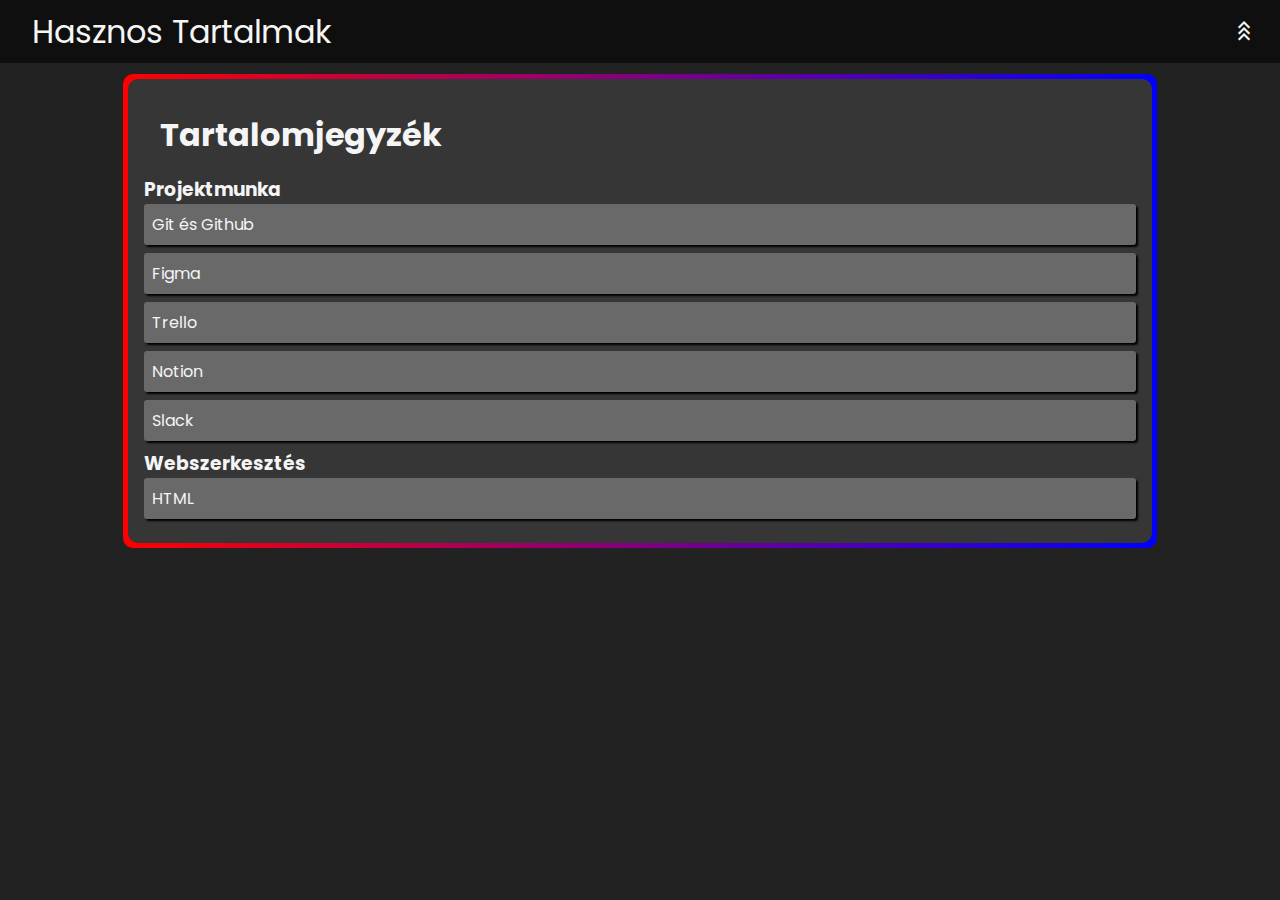
<file: index.html>
<!DOCTYPE html>
<html lang="hu">
    <head>
        <meta charset="UTF-8" />
        <meta
            name="viewport"
            content="width=device-width, initial-scale=1.0"
        />
        <link
            rel="stylesheet"
            href="https://fonts.googleapis.com/css2?family=Material+Symbols+Outlined:opsz,wght,FILL,GRAD@24,400,0,0"
        />
        <link
            rel="shortcut icon"
            href="./src/info-bg.png"
            type="image/x-icon"
        />
        <link
            rel="stylesheet"
            href="./src/stilus.css"
        />
        <title>Hasznos Tartalmak</title>
    </head>
    <body>
        <nav>
            <a href="./index.html">Hasznos Tartalmak</a>
            <a href="#fel">
                <span class="material-symbols-outlined">stat_3</span>
            </a>
        </nav>
        <span id="fel"></span>
        <div class="container">
            <h1>Tartalomjegyzék</h1>
            <h3>Projektmunka</h3>
            <ol>
                <li>
                    <a href="./git_es_github/index.html">Git és Github</a>
                </li>
                <li>
                    <a href="#">Figma</a>
                </li>
                <li>
                    <a href="#">Trello</a>
                </li>
                <li>
                    <a href="#">Notion</a>
                </li>
                <li>
                    <a href="#">Slack</a>
                </li>
            </ol>
            <h3>Webszerkesztés</h3>
            <ol>
                <li>
                    <a href="#">HTML</a>
                </li>
            </ol>
        </div>
    </body>
</html>
</file>
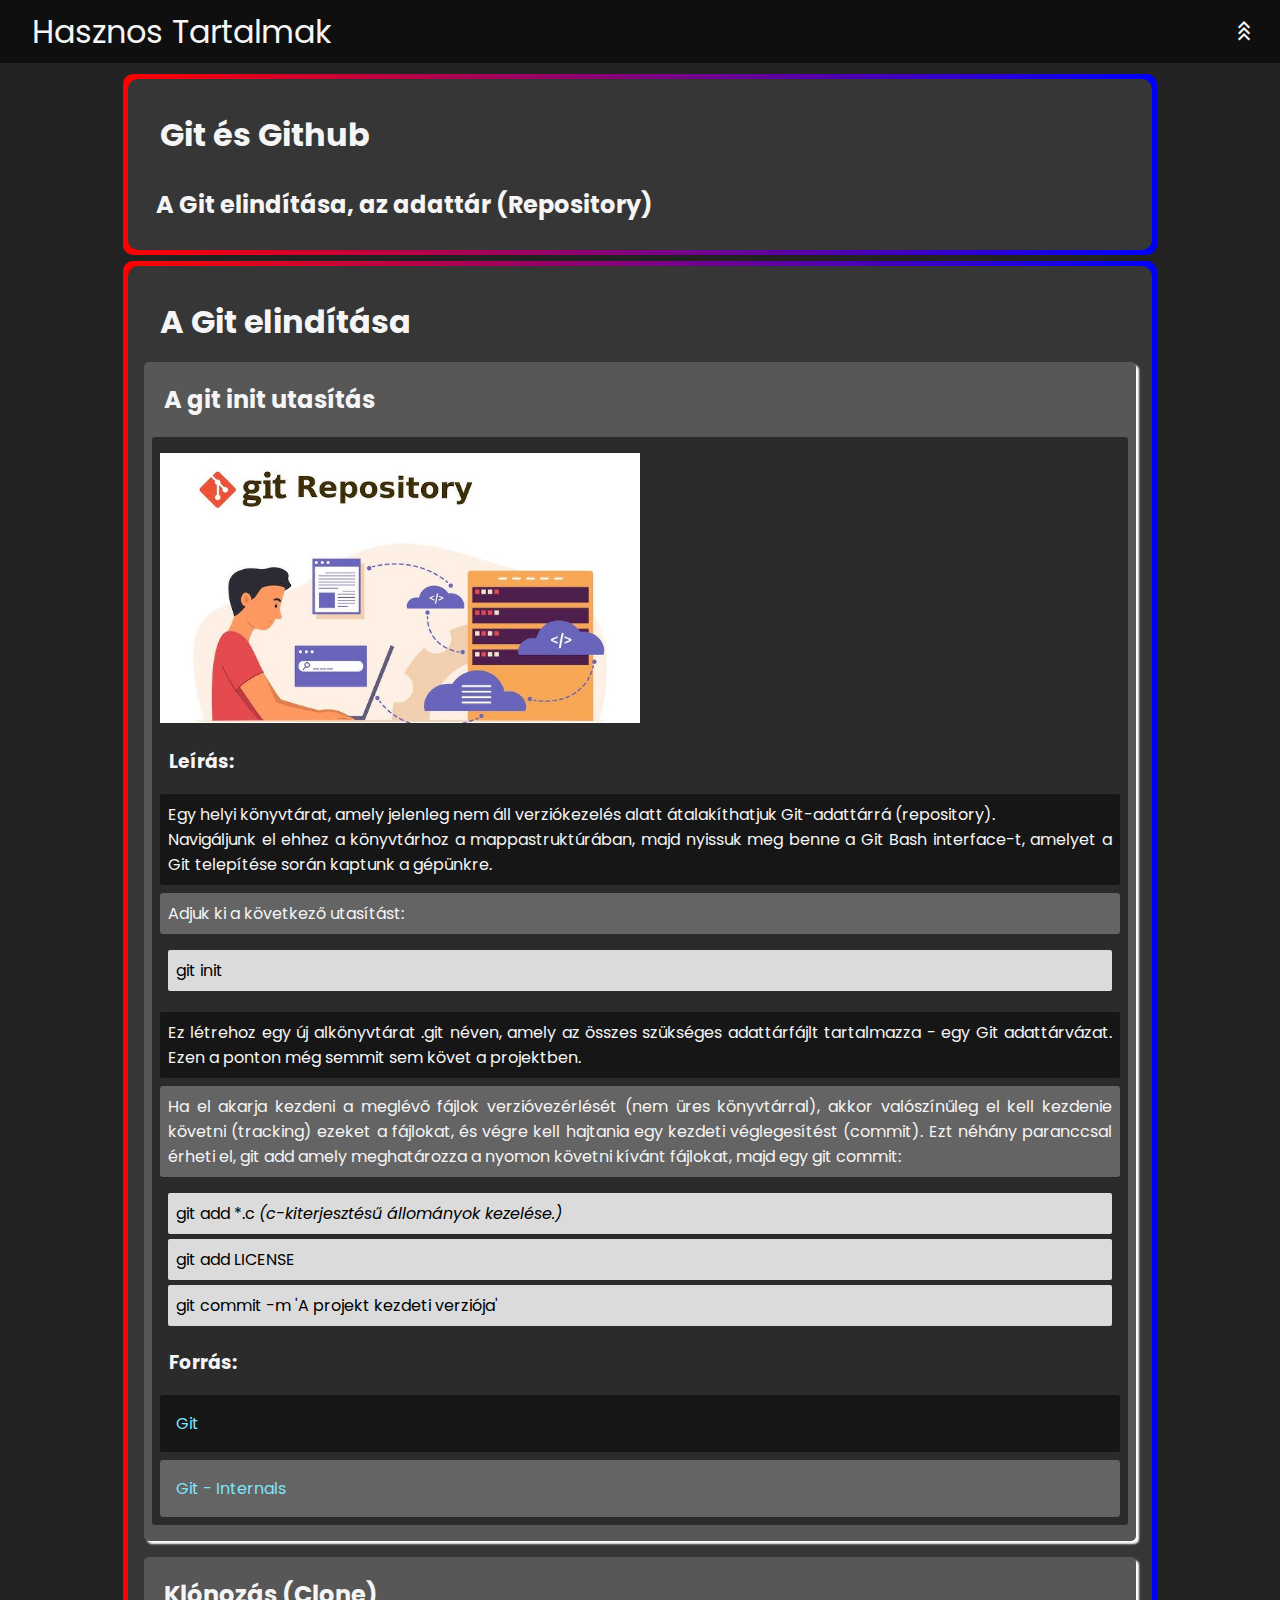
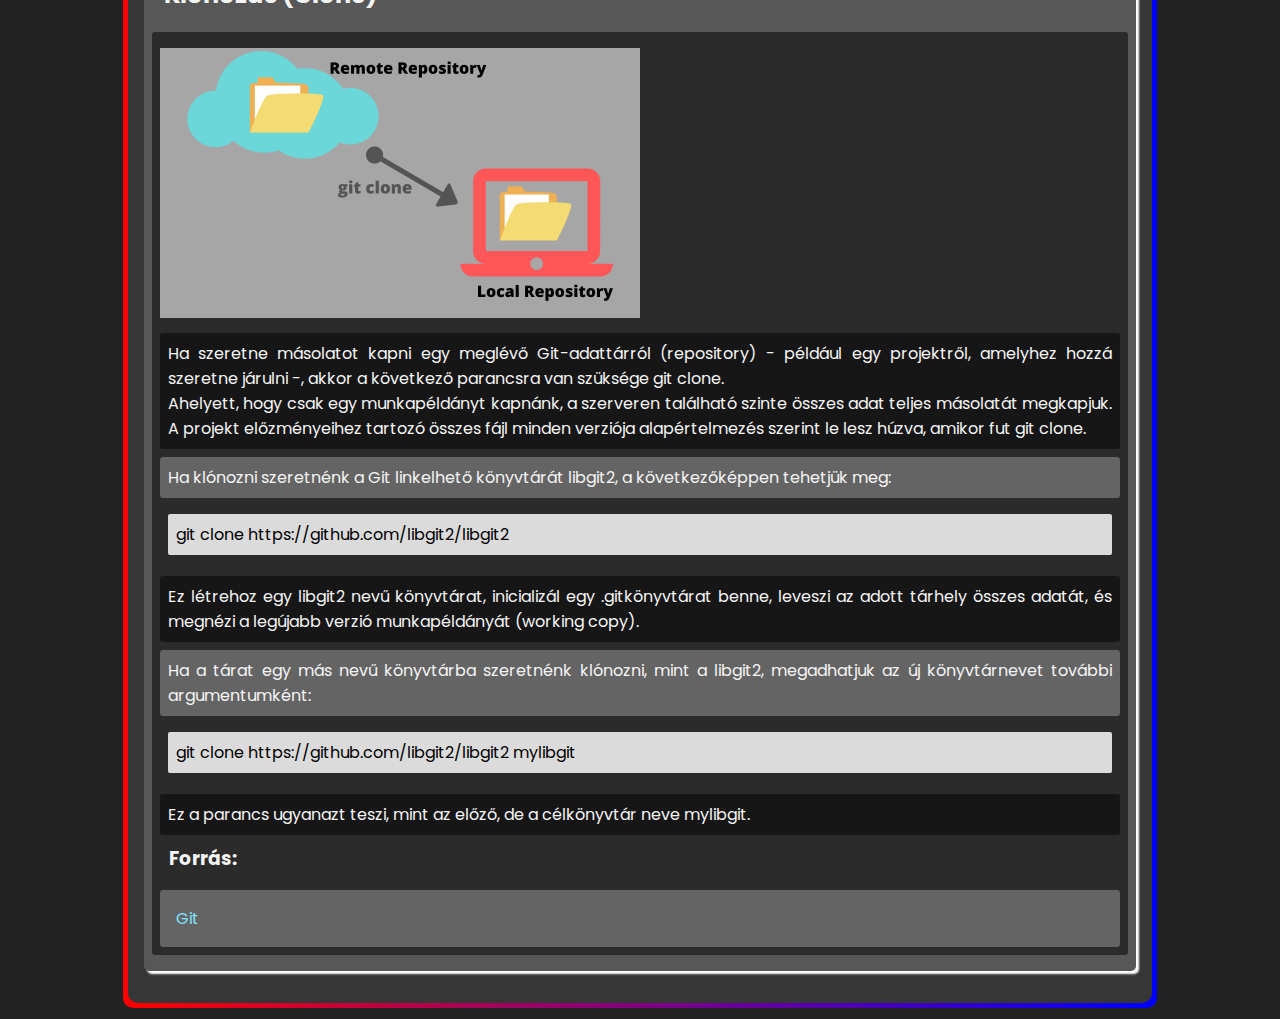
<file: git_es_github/git_elinditasa.html>
<!DOCTYPE html>
<html lang="hu">
    <head>
        <meta charset="UTF-8" />
        <meta
            name="viewport"
            content="width=device-width, initial-scale=1.0"
        />
        <link
            rel="stylesheet"
            href="https://fonts.googleapis.com/css2?family=Material+Symbols+Outlined:opsz,wght,FILL,GRAD@24,400,0,0"
        />
        <link
            rel="shortcut icon"
            href="../src/info-bg.png"
            type="image/x-icon"
        />
        <link
            rel="stylesheet"
            href="../src/stilus.css"
        />
        <title>A Git elindítása, az adattár (Repository)</title>
    </head>
    <body>
        <nav>
            <a href="./index.html">Hasznos Tartalmak</a>
            <a href="#fel">
                <span class="material-symbols-outlined">stat_3</span>
            </a>
        </nav>
        <span id="fel"></span>
        <div class="container">
            <h1>Git és Github</h1>
            <h2>A Git elindítása, az adattár (Repository)</h2>
        </div>
        <div class="container">
            <h1>A Git elindítása</h1>
            <div class="belso-container">
                <h2>A git init utasítás</h2>
                <div class="valasz link-nelkul">
                    <div class="kep">
                        <picture>
                            <img src="./images/kep_019.jpg" />
                        </picture>
                    </div>
                    <h3>Leírás:</h3>
                    <p>
                        Egy helyi könyvtárat, amely jelenleg nem áll
                        verziókezelés alatt átalakíthatjuk Git-adattárrá
                        (repository). <br />Navigáljunk el ehhez a könyvtárhoz a
                        mappastruktúrában, majd nyissuk meg benne a Git Bash
                        interface-t, amelyet a Git telepítése során kaptunk a
                        gépünkre.
                    </p>
                    <p>Adjuk ki a következő utasítást:</p>
                    <dl>
                        <dt>git init</dt>
                    </dl>
                    <p>
                        Ez létrehoz egy új alkönyvtárat .git néven, amely az
                        összes szükséges adattárfájlt tartalmazza - egy Git
                        adattárvázat. Ezen a ponton még semmit sem követ a
                        projektben.
                    </p>
                    <p>
                        Ha el akarja kezdeni a meglévő fájlok verzióvezérlését
                        (nem üres könyvtárral), akkor valószínűleg el kell
                        kezdenie követni (tracking) ezeket a fájlokat, és végre
                        kell hajtania egy kezdeti véglegesítést (commit). Ezt
                        néhány paranccsal érheti el, git add amely meghatározza
                        a nyomon követni kívánt fájlokat, majd egy git commit:
                    </p>
                    <dl>
                        <dt>
                            git add *.c
                            <i>(c-kiterjesztésű állományok kezelése.)</i>
                        </dt>
                        <dt>git add LICENSE</dt>
                        <dt>git commit -m 'A projekt kezdeti verziója'</dt>
                    </dl>
                    <h3>Forrás:</h3>
                    <p>
                        <a
                            href="https://git-scm.com/book/en/v2/Git-Basics-Getting-a-Git-Repository"
                            target="_blank"
                            >Git</a
                        >
                    </p>
                    <p>
                        <a
                            href="https://git-scm.com/book/en/v2/Git-Internals-Plumbing-and-Porcelain#ch10-git-internals"
                            target="_blank"
                            >Git - Internals</a
                        >
                    </p>
                </div>
            </div>
            <div class="belso-container">
                <h2>Klónozás (Clone)</h2>
                <div class="valasz link-nelkul">
                    <div class="kep">
                        <picture>
                            <img src="./images/kep_020.png" />
                        </picture>
                    </div>
                    <p>
                        Ha szeretne másolatot kapni egy meglévő Git-adattárról
                        (repository) - például egy projektről, amelyhez hozzá
                        szeretne járulni -, akkor a következő parancsra van
                        szüksége git clone. <br />
                        Ahelyett, hogy csak egy munkapéldányt kapnánk, a
                        szerveren található szinte összes adat teljes másolatát
                        megkapjuk. A projekt előzményeihez tartozó összes fájl
                        minden verziója alapértelmezés szerint le lesz húzva,
                        amikor fut git clone.
                    </p>
                    <p>
                        Ha klónozni szeretnénk a Git linkelhető könyvtárát
                        libgit2, a következőképpen tehetjük meg:
                    </p>
                    <dl>
                        <dt>git clone https://github.com/libgit2/libgit2</dt>
                    </dl>
                    <p>
                        Ez létrehoz egy libgit2 nevű könyvtárat, inicializál egy
                        .gitkönyvtárat benne, leveszi az adott tárhely összes
                        adatát, és megnézi a legújabb verzió munkapéldányát
                        (working copy).
                    </p>
                    <p>
                        Ha a tárat egy más nevű könyvtárba szeretnénk klónozni,
                        mint a libgit2, megadhatjuk az új könyvtárnevet további
                        argumentumként:
                    </p>
                    <dl>
                        <dt>
                            git clone https://github.com/libgit2/libgit2
                            mylibgit
                        </dt>
                    </dl>
                    <p>
                        Ez a parancs ugyanazt teszi, mint az előző, de a
                        célkönyvtár neve mylibgit.
                    </p>
                    <h3>Forrás:</h3>
                    <p>
                        <a
                            href="https://git-scm.com/book/en/v2/Git-Basics-Getting-a-Git-Repository"
                            target="_blank"
                            >Git</a
                        >
                    </p>
                </div>
            </div>
        </div>
    </body>
</html>
</file>
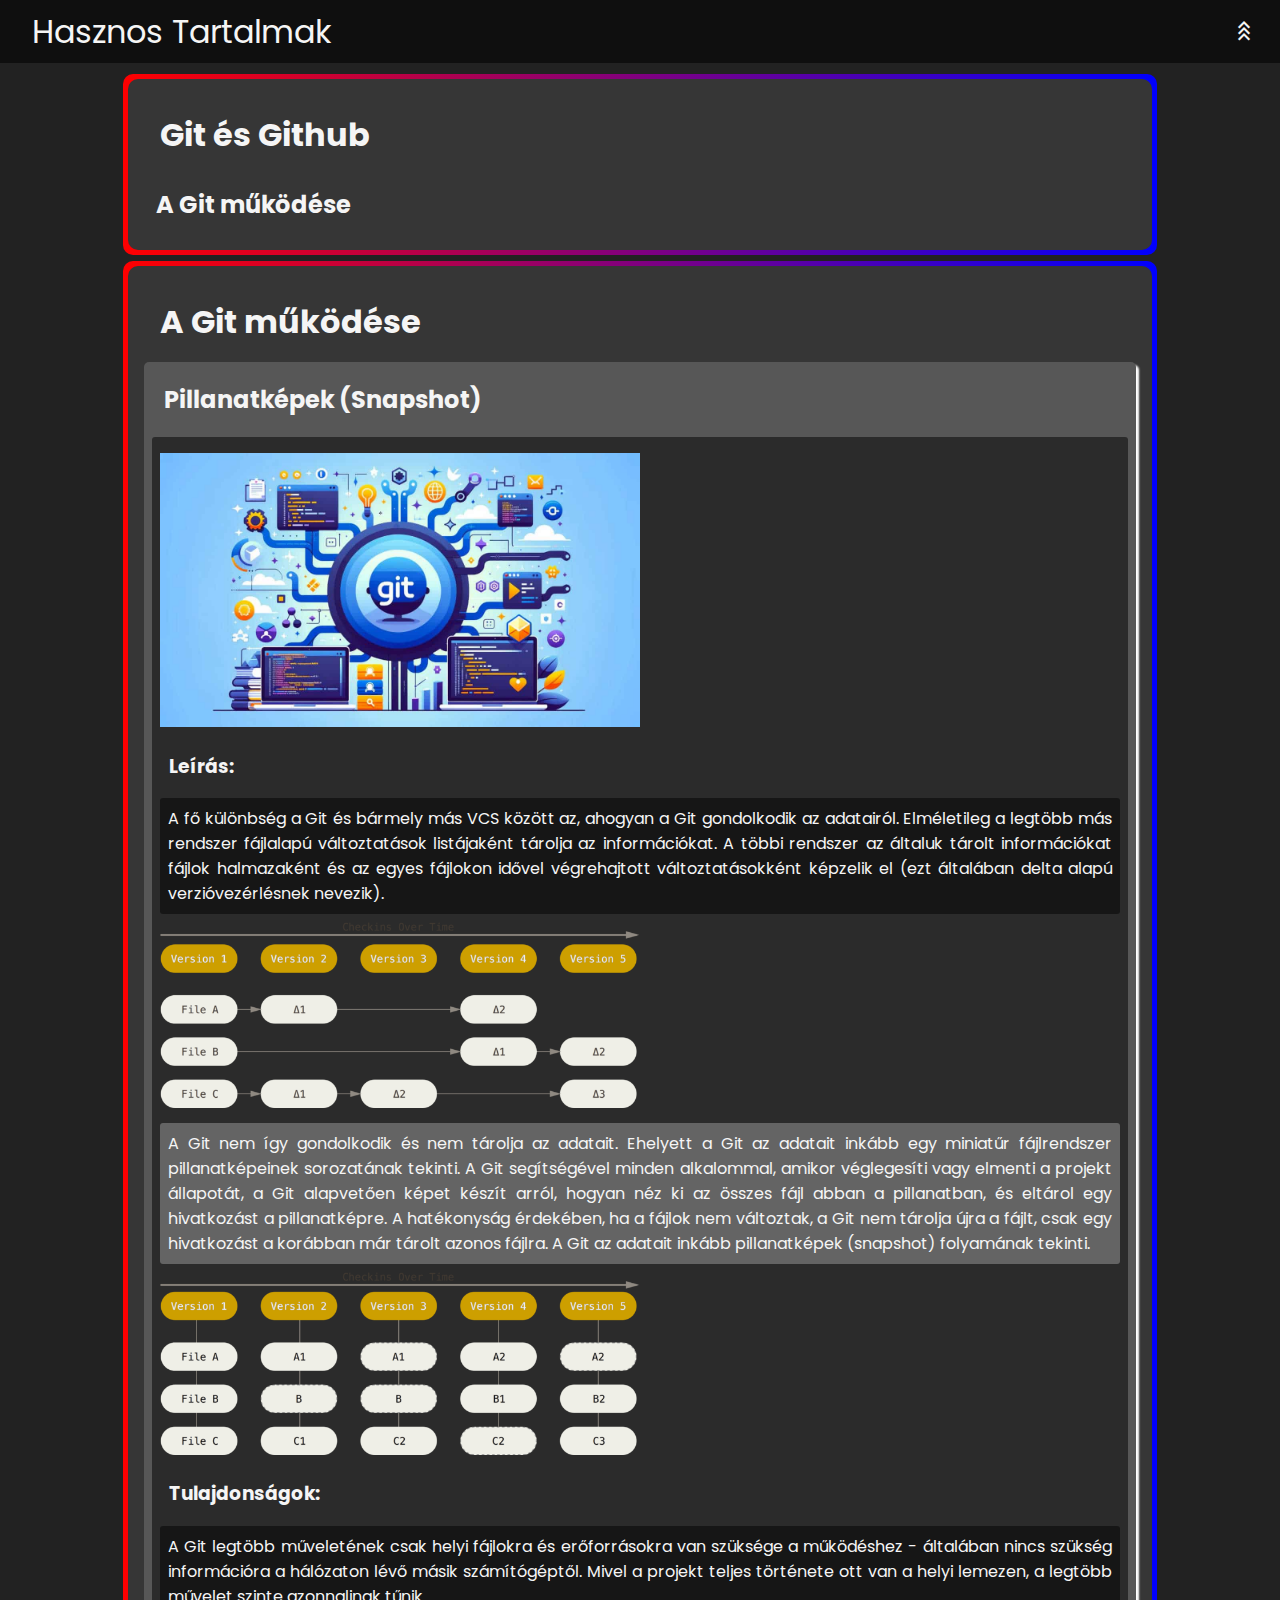
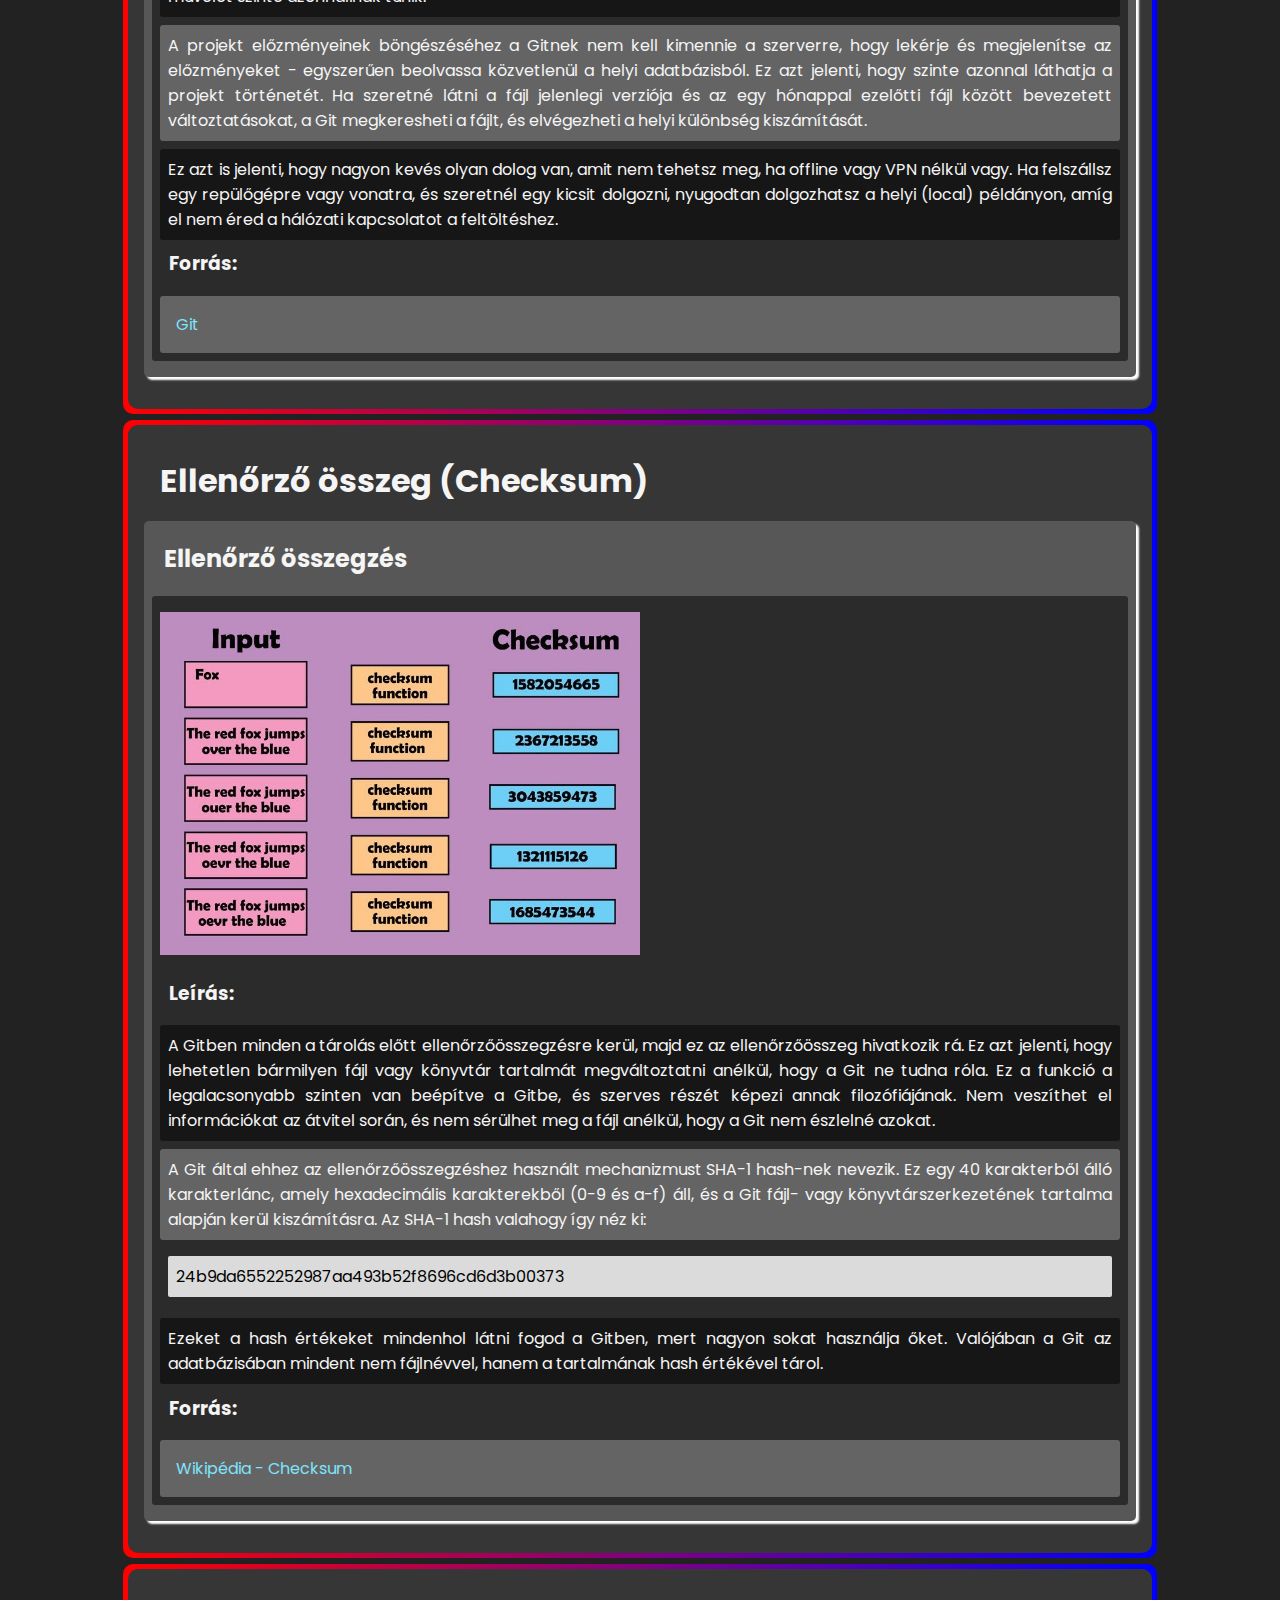
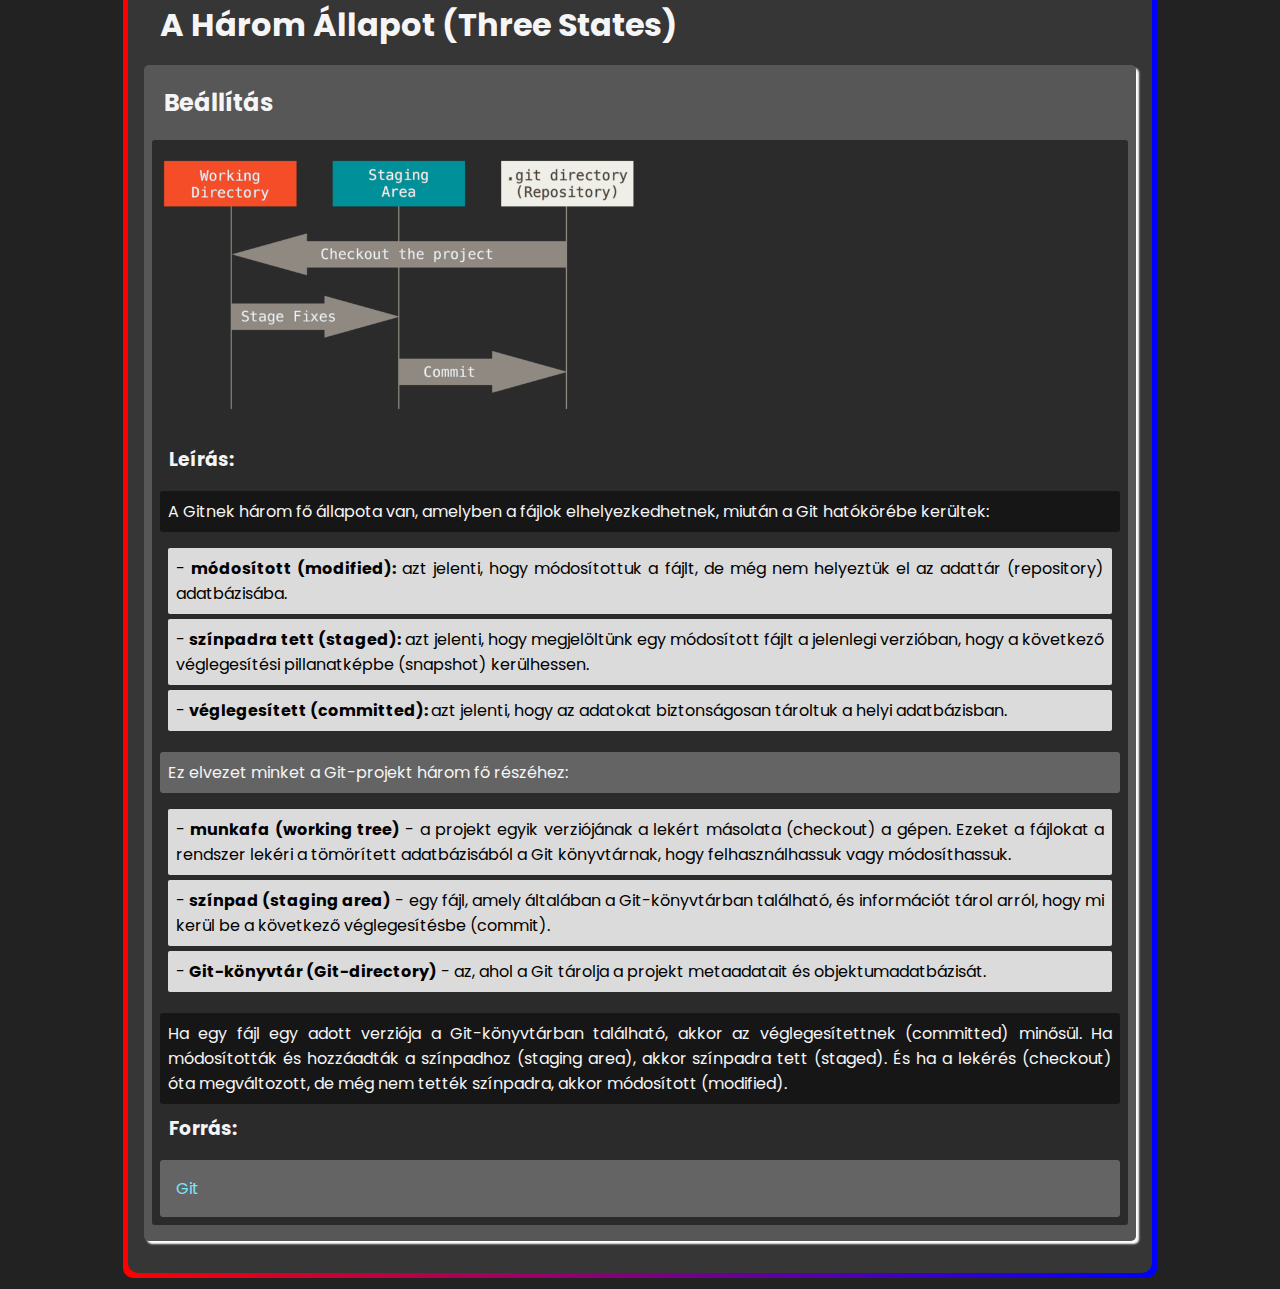
<file: git_es_github/git_mukodese.html>
<!DOCTYPE html>
<html lang="hu">
    <head>
        <meta charset="UTF-8" />
        <meta
            name="viewport"
            content="width=device-width, initial-scale=1.0"
        />
        <link
            rel="stylesheet"
            href="https://fonts.googleapis.com/css2?family=Material+Symbols+Outlined:opsz,wght,FILL,GRAD@24,400,0,0"
        />
        <link
            rel="shortcut icon"
            href="../src/info-bg.png"
            type="image/x-icon"
        />
        <link
            rel="stylesheet"
            href="../src/stilus.css"
        />
        <title>A Git működése</title>
    </head>
    <body>
        <nav>
            <a href="./index.html">Hasznos Tartalmak</a>
            <a href="#fel">
                <span class="material-symbols-outlined">stat_3</span>
            </a>
        </nav>
        <span id="fel"></span>
        <div class="container">
            <h1>Git és Github</h1>
            <h2>A Git működése</h2>
        </div>
        <div class="container">
            <h1>A Git működése</h1>
            <div class="belso-container">
                <h2>Pillanatképek (Snapshot)</h2>
                <div class="valasz link-nelkul">
                    <div class="kep">
                        <picture>
                            <img src="./images/kep_014.jpg" />
                        </picture>
                    </div>
                    <h3>Leírás:</h3>
                    <p>
                        A fő különbség a Git és bármely más VCS között az,
                        ahogyan a Git gondolkodik az adatairól. Elméletileg a
                        legtöbb más rendszer fájlalapú változtatások listájaként
                        tárolja az információkat. A többi rendszer az általuk
                        tárolt információkat fájlok halmazaként és az egyes
                        fájlokon idővel végrehajtott változtatásokként képzelik
                        el (ezt általában delta alapú verzióvezérlésnek
                        nevezik).
                    </p>
                    <div class="kep">
                        <picture>
                            <img src="./images/kep_015.png" />
                        </picture>
                    </div>
                    <p>
                        A Git nem így gondolkodik és nem tárolja az adatait.
                        Ehelyett a Git az adatait inkább egy miniatűr
                        fájlrendszer pillanatképeinek sorozatának tekinti. A Git
                        segítségével minden alkalommal, amikor véglegesíti vagy
                        elmenti a projekt állapotát, a Git alapvetően képet
                        készít arról, hogyan néz ki az összes fájl abban a
                        pillanatban, és eltárol egy hivatkozást a pillanatképre.
                        A hatékonyság érdekében, ha a fájlok nem változtak, a
                        Git nem tárolja újra a fájlt, csak egy hivatkozást a
                        korábban már tárolt azonos fájlra. A Git az adatait
                        inkább pillanatképek (snapshot) folyamának tekinti.
                    </p>
                    <div class="kep">
                        <picture>
                            <img src="./images/kep_016.png" />
                        </picture>
                    </div>
                    <h3>Tulajdonságok:</h3>
                    <p>
                        A Git legtöbb műveletének csak helyi fájlokra és
                        erőforrásokra van szüksége a működéshez - általában
                        nincs szükség információra a hálózaton lévő másik
                        számítógéptől. Mivel a projekt teljes története ott van
                        a helyi lemezen, a legtöbb művelet szinte azonnalinak
                        tűnik.
                    </p>
                    <p>
                        A projekt előzményeinek böngészéséhez a Gitnek nem kell
                        kimennie a szerverre, hogy lekérje és megjelenítse az
                        előzményeket - egyszerűen beolvassa közvetlenül a helyi
                        adatbázisból. Ez azt jelenti, hogy szinte azonnal
                        láthatja a projekt történetét. Ha szeretné látni a fájl
                        jelenlegi verziója és az egy hónappal ezelőtti fájl
                        között bevezetett változtatásokat, a Git megkeresheti a
                        fájlt, és elvégezheti a helyi különbség kiszámítását.
                    </p>
                    <p>
                        Ez azt is jelenti, hogy nagyon kevés olyan dolog van,
                        amit nem tehetsz meg, ha offline vagy VPN nélkül vagy.
                        Ha felszállsz egy repülőgépre vagy vonatra, és szeretnél
                        egy kicsit dolgozni, nyugodtan dolgozhatsz a helyi
                        (local) példányon, amíg el nem éred a hálózati
                        kapcsolatot a feltöltéshez.
                    </p>
                    <h3>Forrás:</h3>
                    <p>
                        <a
                            href="https://git-scm.com/book/en/v2/Getting-Started-What-is-Git%3F"
                            target="_blank"
                            >Git</a
                        >
                    </p>
                </div>
            </div>
        </div>
        <div class="container">
            <h1>Ellenőrző összeg (Checksum)</h1>
            <div class="belso-container">
                <h2>Ellenőrző összegzés</h2>
                <div class="valasz link-nelkul">
                    <div class="kep">
                        <picture>
                            <img src="./images/kep_017.jpg" />
                        </picture>
                    </div>
                    <h3>Leírás:</h3>
                    <p>
                        A Gitben minden a tárolás előtt ellenőrzőösszegzésre
                        kerül, majd ez az ellenőrzőösszeg hivatkozik rá. Ez azt
                        jelenti, hogy lehetetlen bármilyen fájl vagy könyvtár
                        tartalmát megváltoztatni anélkül, hogy a Git ne tudna
                        róla. Ez a funkció a legalacsonyabb szinten van beépítve
                        a Gitbe, és szerves részét képezi annak filozófiájának.
                        Nem veszíthet el információkat az átvitel során, és nem
                        sérülhet meg a fájl anélkül, hogy a Git nem észlelné
                        azokat.
                    </p>
                    <p>
                        A Git által ehhez az ellenőrzőösszegzéshez használt
                        mechanizmust SHA-1 hash-nek nevezik. Ez egy 40
                        karakterből álló karakterlánc, amely hexadecimális
                        karakterekből (0-9 és a-f) áll, és a Git fájl- vagy
                        könyvtárszerkezetének tartalma alapján kerül
                        kiszámításra. Az SHA-1 hash valahogy így néz ki:
                    </p>
                    <dl>
                        <dt class="hosszu">
                            24b9da6552252987aa493b52f8696cd6d3b00373
                        </dt>
                    </dl>
                    <p>
                        Ezeket a hash értékeket mindenhol látni fogod a Gitben,
                        mert nagyon sokat használja őket. Valójában a Git az
                        adatbázisában mindent nem fájlnévvel, hanem a
                        tartalmának hash értékével tárol.
                    </p>
                    <h3>Forrás:</h3>
                    <p>
                        <a
                            href="https://en.wikipedia.org/wiki/Checksum"
                            target="_blank"
                            >Wikipédia - Checksum</a
                        >
                    </p>
                </div>
            </div>
        </div>
        <div class="container">
            <h1>A Három Állapot (Three States)</h1>
            <div class="belso-container">
                <h2>Beállítás</h2>
                <div class="valasz link-nelkul">
                    <div class="kep">
                        <picture>
                            <img src="./images/kep_018.png" />
                        </picture>
                    </div>
                    <h3>Leírás:</h3>
                    <p>
                        A Gitnek három fő állapota van, amelyben a fájlok
                        elhelyezkedhetnek, miután a Git hatókörébe kerültek:
                    </p>
                    <dl>
                        <dt>
                            - <b>módosított (modified):</b> azt jelenti, hogy
                            módosítottuk a fájlt, de még nem helyeztük el az
                            adattár (repository) adatbázisába.
                        </dt>
                        <dt>
                            - <b>színpadra tett (staged):</b> azt jelenti, hogy
                            megjelöltünk egy módosított fájlt a jelenlegi
                            verzióban, hogy a következő véglegesítési
                            pillanatképbe (snapshot) kerülhessen.
                        </dt>
                        <dt>
                            - <b>véglegesített (committed): </b> azt jelenti,
                            hogy az adatokat biztonságosan tároltuk a helyi
                            adatbázisban.
                        </dt>
                    </dl>
                    <p>Ez elvezet minket a Git-projekt három fő részéhez:</p>
                    <dl>
                        <dt>
                            - <b>munkafa (working tree)</b> - a projekt egyik
                            verziójának a lekért másolata (checkout) a gépen.
                            Ezeket a fájlokat a rendszer lekéri a tömörített
                            adatbázisából a Git könyvtárnak, hogy
                            felhasználhassuk vagy módosíthassuk.
                        </dt>
                        <dt>
                            - <b>színpad (staging area)</b> - egy fájl, amely
                            általában a Git-könyvtárban található, és
                            információt tárol arról, hogy mi kerül be a
                            következő véglegesítésbe (commit).
                        </dt>
                        <dt>
                            - <b>Git-könyvtár (Git-directory)</b> - az, ahol a
                            Git tárolja a projekt metaadatait és
                            objektumadatbázisát.
                        </dt>
                    </dl>
                    <p>
                        Ha egy fájl egy adott verziója a Git-könyvtárban
                        található, akkor az véglegesítettnek (committed)
                        minősül. Ha módosították és hozzáadták a színpadhoz
                        (staging area), akkor színpadra tett (staged). És ha a
                        lekérés (checkout) óta megváltozott, de még nem tették
                        színpadra, akkor módosított (modified).
                    </p>
                    <h3>Forrás:</h3>
                    <p>
                        <a
                            href="https://git-scm.com/book/en/v2/Getting-Started-What-is-Git%3F"
                            target="_blank"
                            >Git</a
                        >
                    </p>
                </div>
            </div>
        </div>
    </body>
</html>
</file>
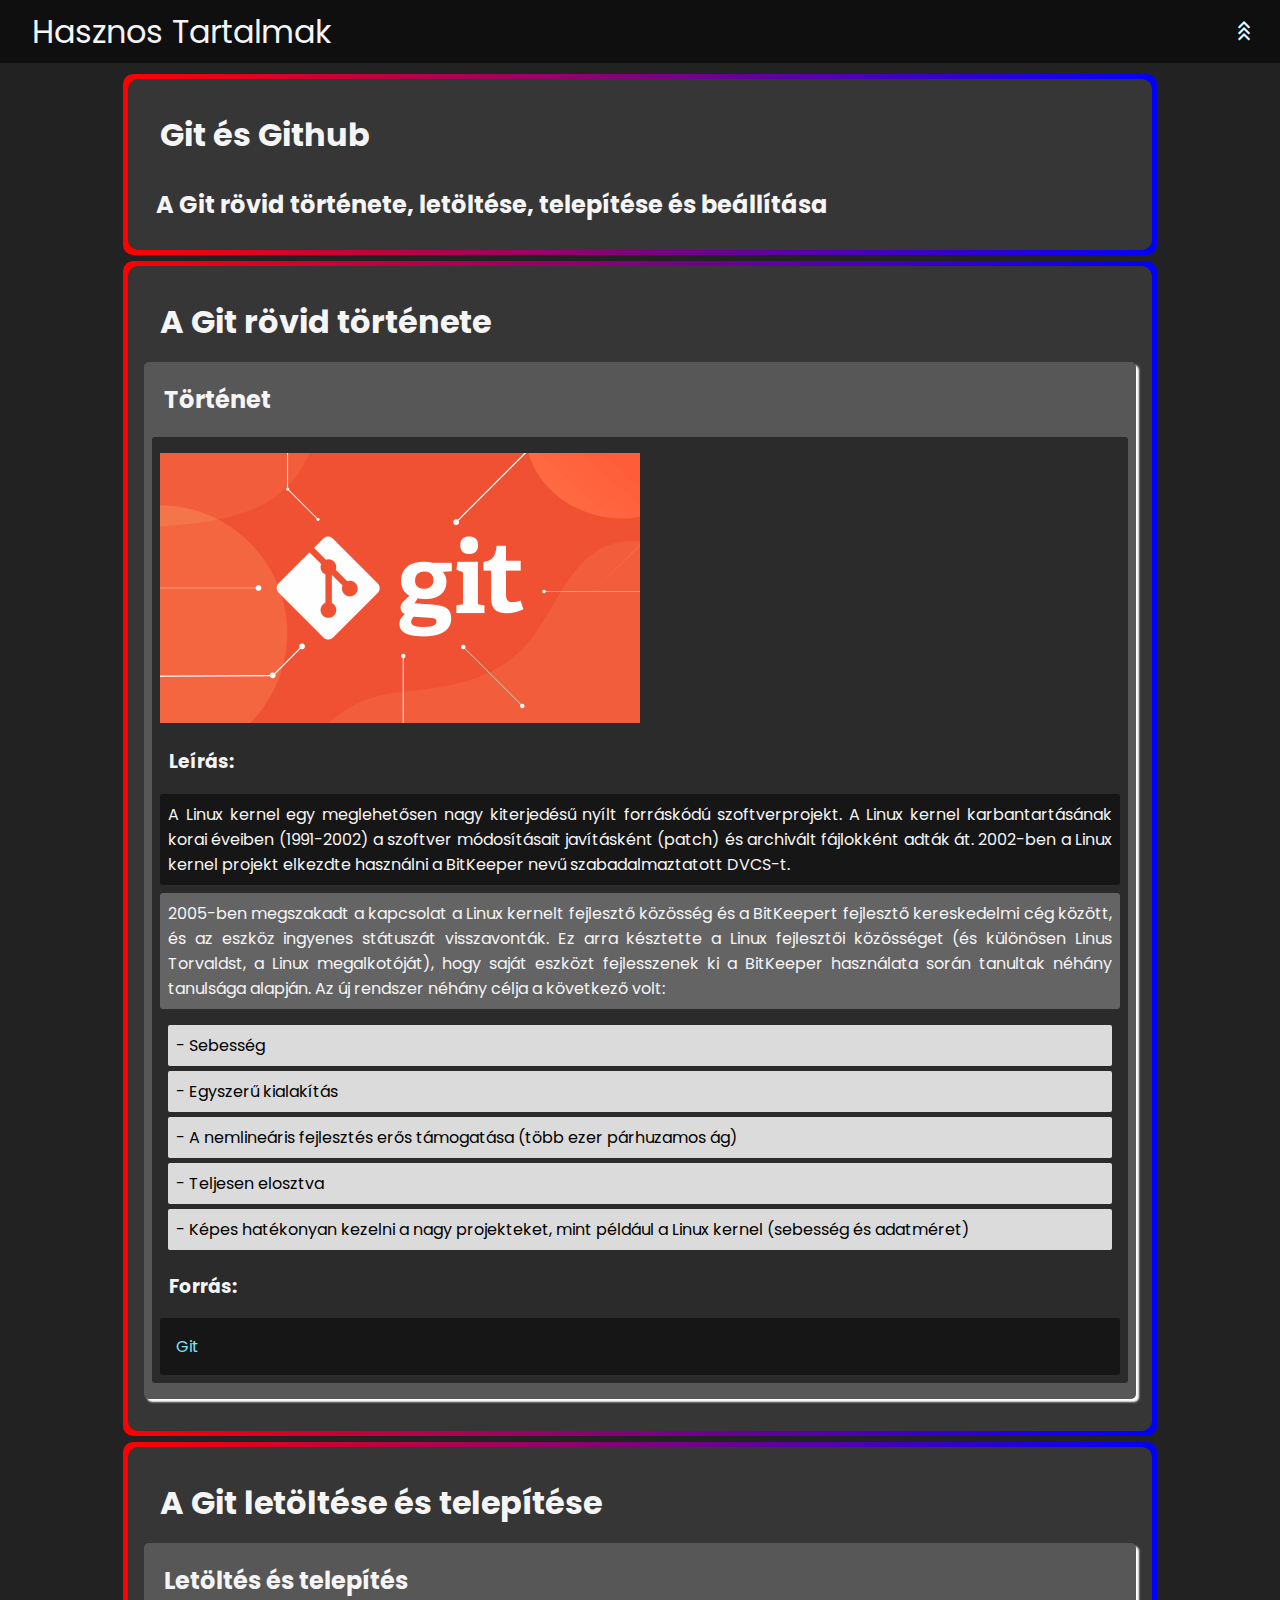
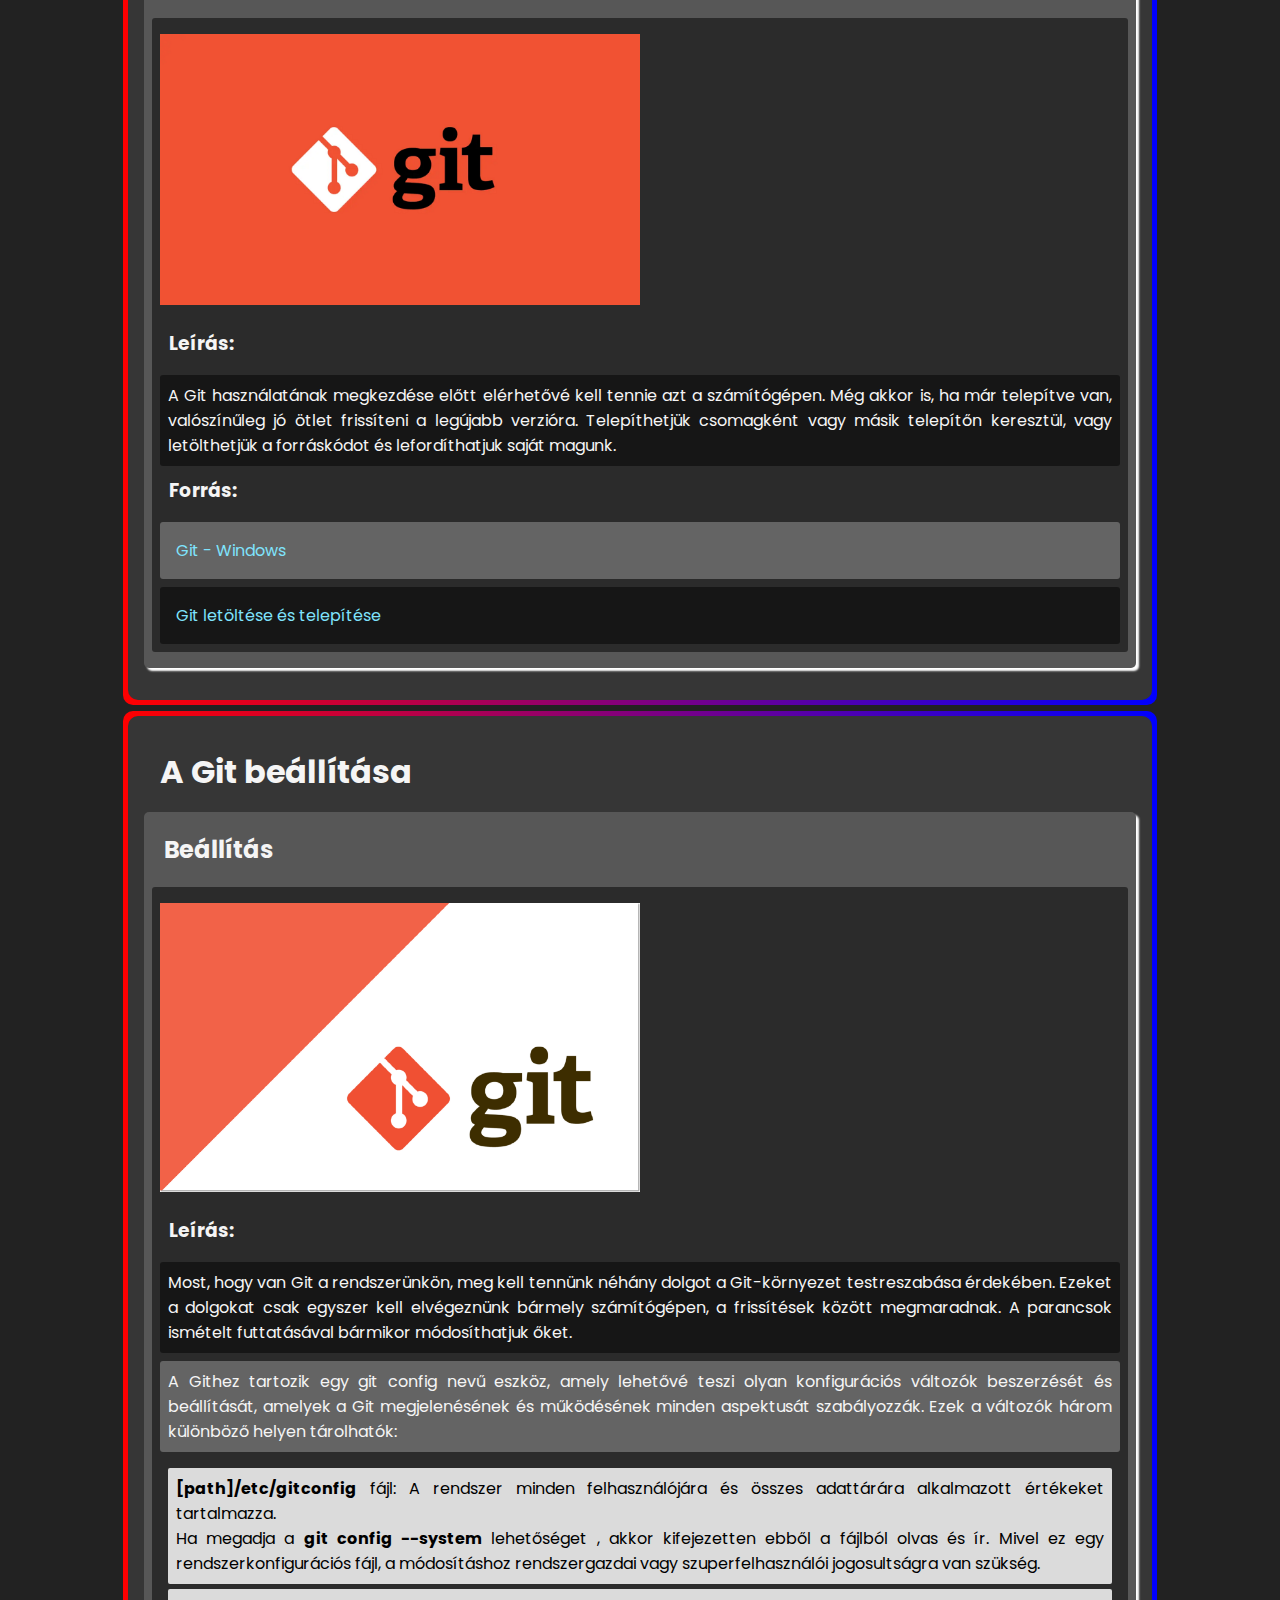
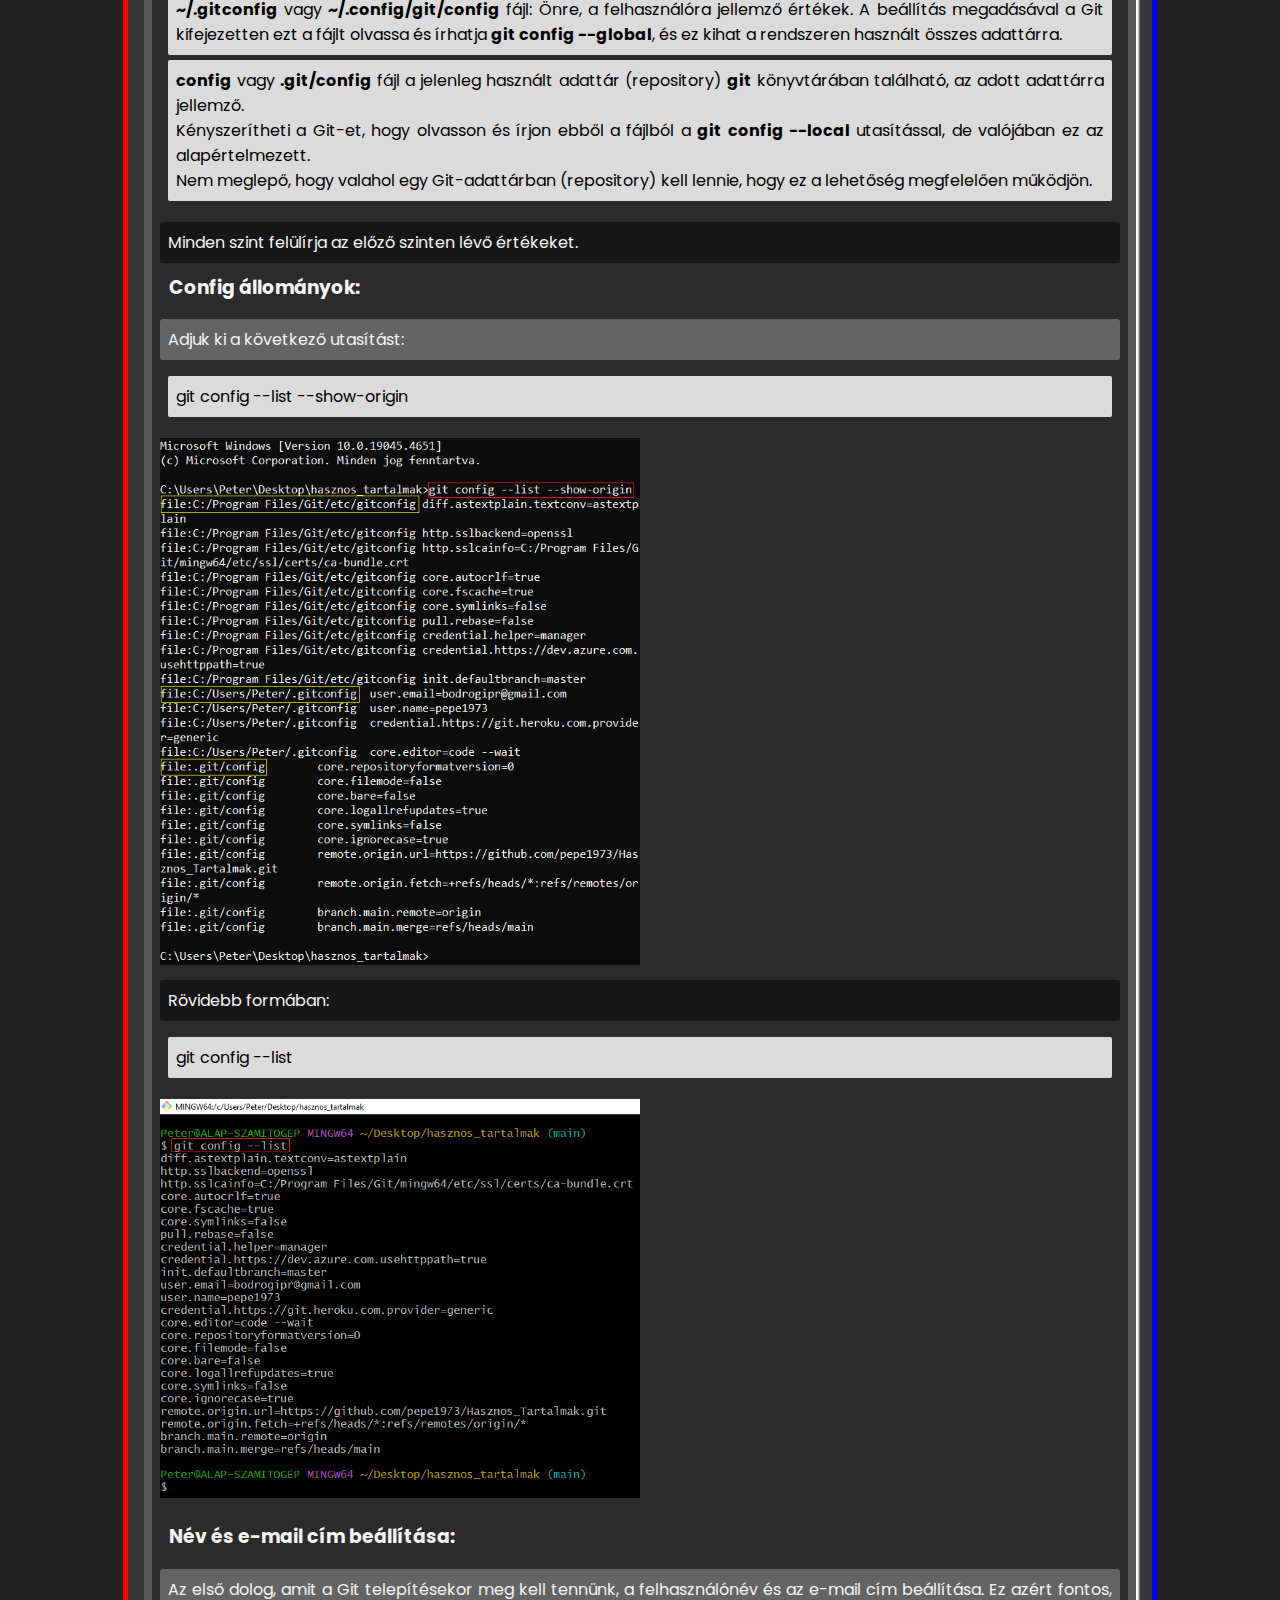
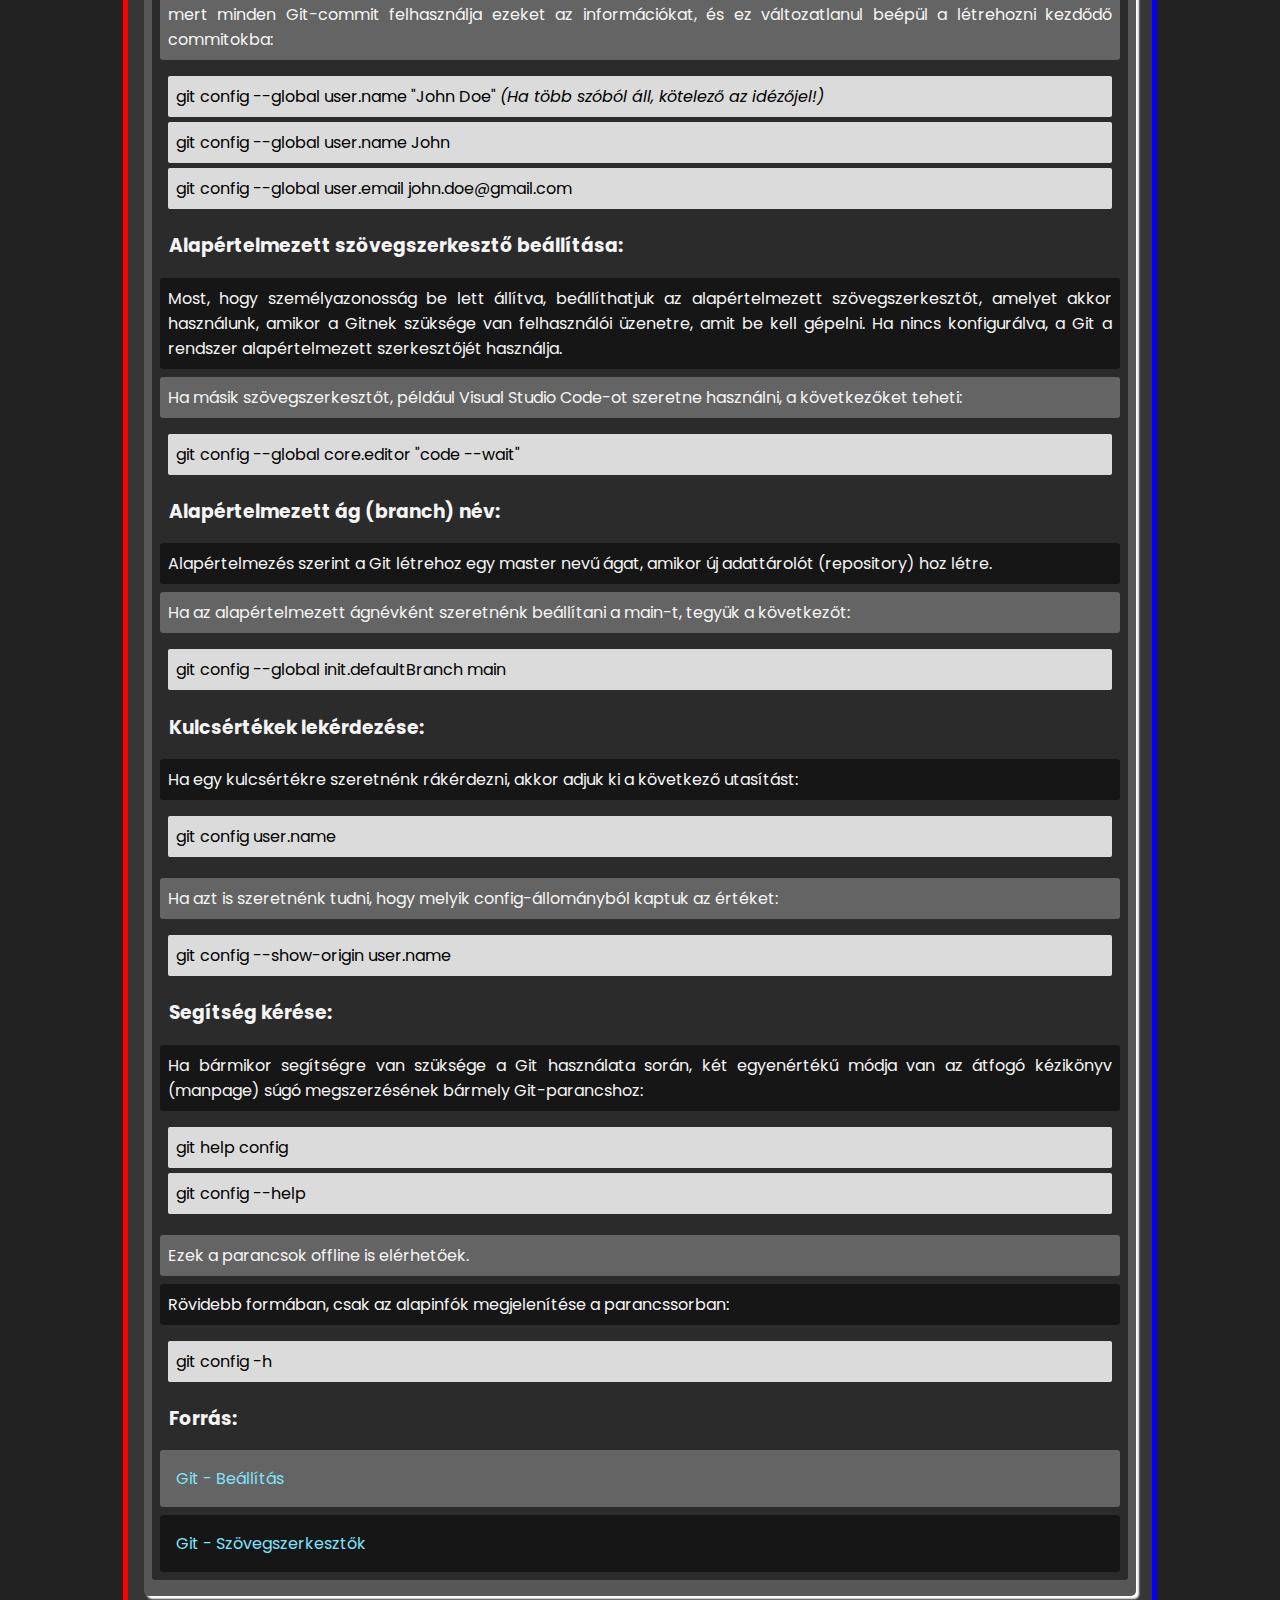
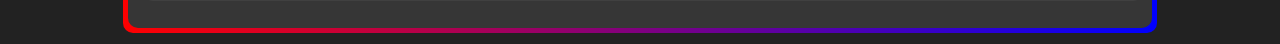
<file: git_es_github/git_tortenete.html>
<!DOCTYPE html>
<html lang="hu">
    <head>
        <meta charset="UTF-8" />
        <meta
            name="viewport"
            content="width=device-width, initial-scale=1.0"
        />
        <link
            rel="stylesheet"
            href="https://fonts.googleapis.com/css2?family=Material+Symbols+Outlined:opsz,wght,FILL,GRAD@24,400,0,0"
        />
        <link
            rel="shortcut icon"
            href="../src/info-bg.png"
            type="image/x-icon"
        />
        <link
            rel="stylesheet"
            href="../src/stilus.css"
        />
        <title>
            A Git rövid története, letöltése, telepítése és beállítása
        </title>
    </head>
    <body>
        <nav>
            <a href="./index.html">Hasznos Tartalmak</a>
            <a href="#fel">
                <span class="material-symbols-outlined">stat_3</span>
            </a>
        </nav>
        <span id="fel"></span>
        <div class="container">
            <h1>Git és Github</h1>
            <h2>A Git rövid története, letöltése, telepítése és beállítása</h2>
        </div>
        <div class="container">
            <h1>A Git rövid története</h1>
            <div class="belso-container">
                <h2>Történet</h2>
                <div class="valasz link-nelkul">
                    <div class="kep">
                        <picture>
                            <img src="./images/kep_008.png" />
                        </picture>
                    </div>
                    <h3>Leírás:</h3>
                    <p>
                        A Linux kernel egy meglehetősen nagy kiterjedésű nyílt
                        forráskódú szoftverprojekt. A Linux kernel
                        karbantartásának korai éveiben (1991-2002) a szoftver
                        módosításait javításként (patch) és archivált fájlokként
                        adták át. 2002-ben a Linux kernel projekt elkezdte
                        használni a BitKeeper nevű szabadalmaztatott DVCS-t.
                    </p>
                    <p>
                        2005-ben megszakadt a kapcsolat a Linux kernelt
                        fejlesztő közösség és a BitKeepert fejlesztő
                        kereskedelmi cég között, és az eszköz ingyenes státuszát
                        visszavonták. Ez arra késztette a Linux fejlesztői
                        közösséget (és különösen Linus Torvaldst, a Linux
                        megalkotóját), hogy saját eszközt fejlesszenek ki a
                        BitKeeper használata során tanultak néhány tanulsága
                        alapján. Az új rendszer néhány célja a következő volt:
                    </p>
                    <dl>
                        <dt>- Sebesség</dt>
                        <dt>- Egyszerű kialakítás</dt>
                        <dt>
                            - A nemlineáris fejlesztés erős támogatása (több
                            ezer párhuzamos ág)
                        </dt>
                        <dt>- Teljesen elosztva</dt>
                        <dt>
                            - Képes hatékonyan kezelni a nagy projekteket, mint
                            például a Linux kernel (sebesség és adatméret)
                        </dt>
                    </dl>
                    <h3>Forrás:</h3>
                    <p>
                        <a
                            href="https://git-scm.com/book/en/v2/Getting-Started-A-Short-History-of-git"
                            target="_blank"
                            >Git</a
                        >
                    </p>
                </div>
            </div>
        </div>
        <div class="container">
            <h1>A Git letöltése és telepítése</h1>
            <div class="belso-container">
                <h2>Letöltés és telepítés</h2>
                <div class="valasz link-nelkul">
                    <div class="kep">
                        <picture>
                            <img src="./images/kep_009.png" />
                        </picture>
                    </div>
                    <h3>Leírás:</h3>
                    <p>
                        A Git használatának megkezdése előtt elérhetővé kell
                        tennie azt a számítógépen. Még akkor is, ha már
                        telepítve van, valószínűleg jó ötlet frissíteni a
                        legújabb verzióra. Telepíthetjük csomagként vagy másik
                        telepítőn keresztül, vagy letölthetjük a forráskódot és
                        lefordíthatjuk saját magunk.
                    </p>
                    <h3>Forrás:</h3>
                    <p>
                        <a
                            href="https://git-scm.com/download/win"
                            target="_blank"
                            >Git - Windows</a
                        >
                    </p>
                    <p>
                        <a
                            href="https://www.youtube.com/watch?v=QlCstCcgOkY"
                            target="_blank"
                            >Git letöltése és telepítése</a
                        >
                    </p>
                </div>
            </div>
        </div>
        <div class="container">
            <h1>A Git beállítása</h1>
            <div class="belso-container">
                <h2>Beállítás</h2>
                <div class="valasz link-nelkul">
                    <div class="kep">
                        <picture>
                            <img src="./images/kep_010.png" />
                        </picture>
                    </div>
                    <h3>Leírás:</h3>
                    <p>
                        Most, hogy van Git a rendszerünkön, meg kell tennünk
                        néhány dolgot a Git-környezet testreszabása érdekében.
                        Ezeket a dolgokat csak egyszer kell elvégeznünk bármely
                        számítógépen, a frissítések között megmaradnak. A
                        parancsok ismételt futtatásával bármikor módosíthatjuk
                        őket.
                    </p>
                    <p>
                        A Githez tartozik egy git config nevű eszköz, amely
                        lehetővé teszi olyan konfigurációs változók beszerzését
                        és beállítását, amelyek a Git megjelenésének és
                        működésének minden aspektusát szabályozzák. Ezek a
                        változók három különböző helyen tárolhatók:
                    </p>
                    <dl>
                        <dt>
                            <b>[path]/etc/gitconfig</b> fájl: A rendszer minden
                            felhasználójára és összes adattárára alkalmazott
                            értékeket tartalmazza. <br />Ha megadja a
                            <b>git config --system</b> lehetőséget , akkor
                            kifejezetten ebből a fájlból olvas és ír. Mivel ez
                            egy rendszerkonfigurációs fájl, a módosításhoz
                            rendszergazdai vagy szuperfelhasználói jogosultságra
                            van szükség.
                        </dt>
                        <dt>
                            <b>~/.gitconfig</b> vagy
                            <b>~/.config/git/config</b> fájl: Önre, a
                            felhasználóra jellemző értékek. A beállítás
                            megadásával a Git kifejezetten ezt a fájlt olvassa
                            és írhatja <b>git config --global</b>, és ez kihat a
                            rendszeren használt összes adattárra.
                        </dt>
                        <dt>
                            <b>config</b> vagy <b>.git/config</b> fájl a
                            jelenleg használt adattár (repository) <b>git</b>
                            könyvtárában található, az adott adattárra jellemző.
                            <br />
                            Kényszerítheti a Git-et, hogy olvasson és írjon
                            ebből a fájlból a
                            <b>git config --local</b> utasítással, de valójában
                            ez az alapértelmezett. <br />Nem meglepő, hogy
                            valahol egy Git-adattárban (repository) kell lennie,
                            hogy ez a lehetőség megfelelően működjön.
                        </dt>
                    </dl>
                    <p>
                        Minden szint felülírja az előző szinten lévő értékeket.
                    </p>
                    <h3>Config állományok:</h3>
                    <p>Adjuk ki a következő utasítást:</p>
                    <dl>
                        <dt>git config --list --show-origin</dt>
                    </dl>
                    <div class="kep">
                        <picture>
                            <source
                                media="(max-width: 1300px)"
                                srcset="./images/kep_012.png"
                            />
                            <img src="./images/kep_011.png" />
                        </picture>
                    </div>
                    <p>Rövidebb formában:</p>
                    <dl>
                        <dt>git config --list</dt>
                    </dl>
                    <div class="kep">
                        <picture>
                            <img src="./images/kep_013.png" />
                        </picture>
                    </div>
                    <h3>Név és e-mail cím beállítása:</h3>
                    <p>
                        Az első dolog, amit a Git telepítésekor meg kell
                        tennünk, a felhasználónév és az e-mail cím beállítása.
                        Ez azért fontos, mert minden Git-commit felhasználja
                        ezeket az információkat, és ez változatlanul beépül a
                        létrehozni kezdődő commitokba:
                    </p>
                    <dl>
                        <dt>
                            git config --global user.name "John Doe"
                            <i> (Ha több szóból áll, kötelező az idézőjel!) </i>
                        </dt>
                        <dt>git config --global user.name John</dt>
                        <dt>
                            git config --global user.email john.doe@gmail.com
                        </dt>
                    </dl>
                    <h3>Alapértelmezett szövegszerkesztő beállítása:</h3>
                    <p>
                        Most, hogy személyazonosság be lett állítva,
                        beállíthatjuk az alapértelmezett szövegszerkesztőt,
                        amelyet akkor használunk, amikor a Gitnek szüksége van
                        felhasználói üzenetre, amit be kell gépelni. Ha nincs
                        konfigurálva, a Git a rendszer alapértelmezett
                        szerkesztőjét használja.
                    </p>
                    <p>
                        Ha másik szövegszerkesztőt, például Visual Studio
                        Code-ot szeretne használni, a következőket teheti:
                    </p>
                    <dl>
                        <dt>git config --global core.editor "code --wait"</dt>
                    </dl>
                    <h3>Alapértelmezett ág (branch) név:</h3>
                    <p>
                        Alapértelmezés szerint a Git létrehoz egy master nevű
                        ágat, amikor új adattárolót (repository) hoz létre.
                    </p>
                    <p>
                        Ha az alapértelmezett ágnévként szeretnénk beállítani a
                        main-t, tegyük a következőt:
                    </p>
                    <dl>
                        <dt>git config --global init.defaultBranch main</dt>
                    </dl>
                    <h3>Kulcsértékek lekérdezése:</h3>
                    <p>
                        Ha egy kulcsértékre szeretnénk rákérdezni, akkor adjuk
                        ki a következő utasítást:
                    </p>
                    <dl>
                        <dt>git config user.name</dt>
                    </dl>
                    <p>
                        Ha azt is szeretnénk tudni, hogy melyik
                        config-állományból kaptuk az értéket:
                    </p>
                    <dl>
                        <dt>git config --show-origin user.name</dt>
                    </dl>
                    <h3>Segítség kérése:</h3>
                    <p>
                        Ha bármikor segítségre van szüksége a Git használata
                        során, két egyenértékű módja van az átfogó kézikönyv
                        (manpage) súgó megszerzésének bármely Git-parancshoz:
                    </p>
                    <dl>
                        <dt>git help config</dt>
                        <dt>git config --help</dt>
                    </dl>
                    <p>Ezek a parancsok offline is elérhetőek.</p>
                    <p>
                        Rövidebb formában, csak az alapinfók megjelenítése a
                        parancssorban:
                    </p>
                    <dl>
                        <dt>git config -h</dt>
                    </dl>
                    <h3>Forrás:</h3>
                    <p>
                        <a
                            href="https://git-scm.com/book/en/v2/Getting-Started-First-Time-Git-Setup"
                            target="_blank"
                            >Git - Beállítás</a
                        >
                    </p>
                    <p>
                        <a
                            href="https://git-scm.com/book/en/v2/Appendix-C%3A-Git-Commands-Setup-and-Config#ch_core_editor"
                            target="_blank"
                            >Git - Szövegszerkesztők</a
                        >
                    </p>
                </div>
            </div>
        </div>
    </body>
</html>
</file>
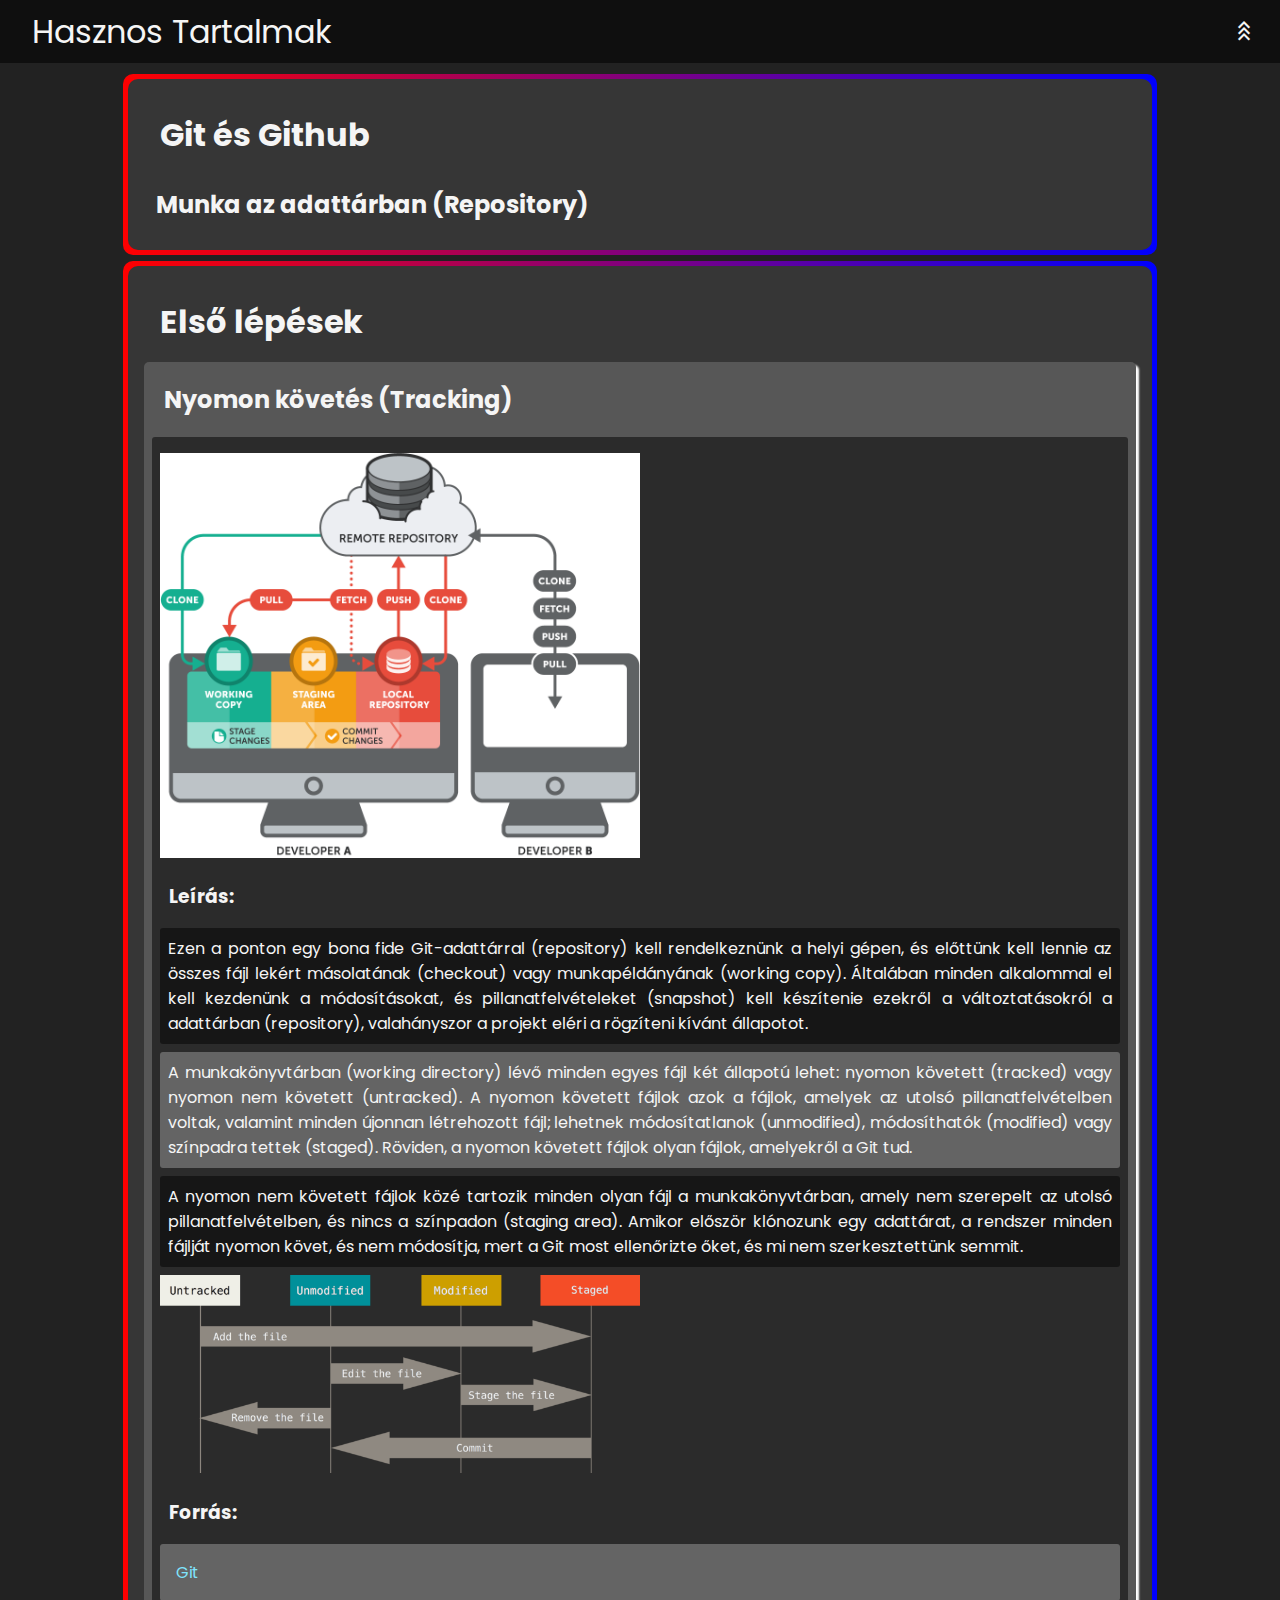
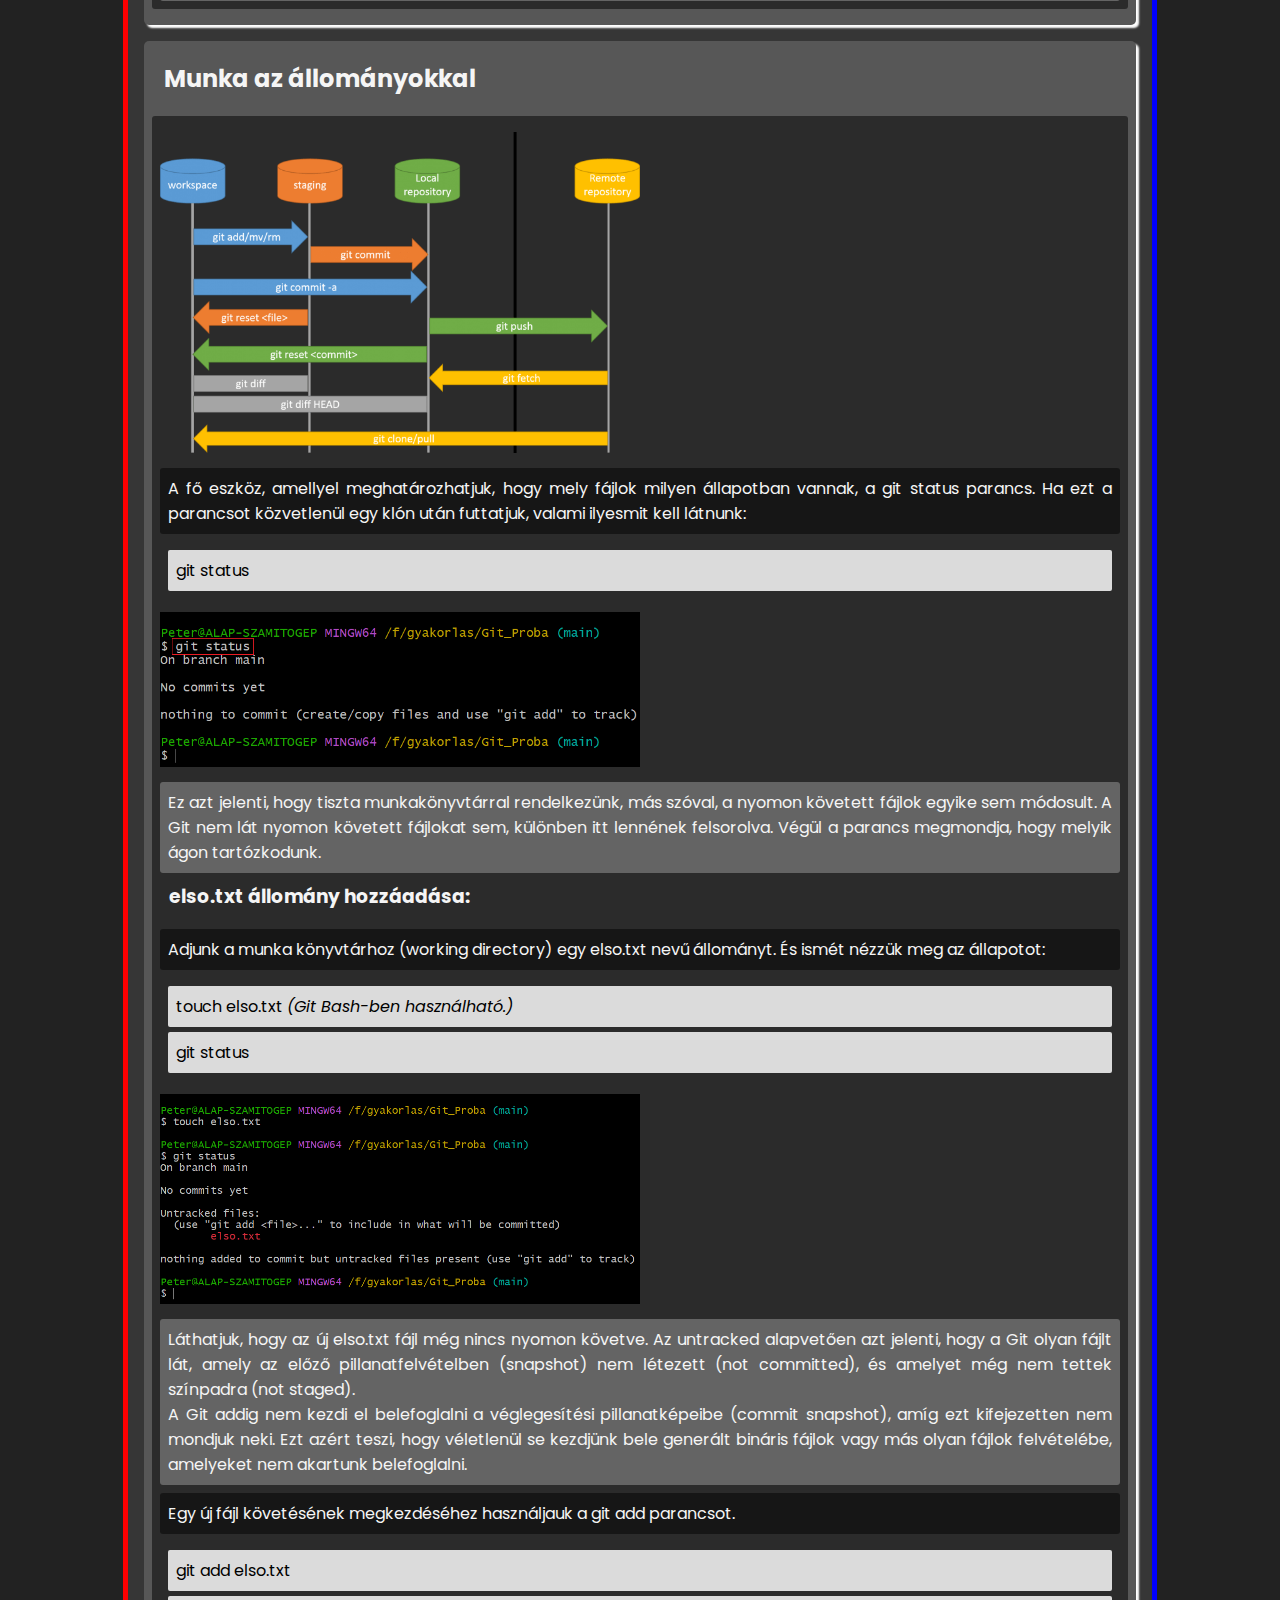
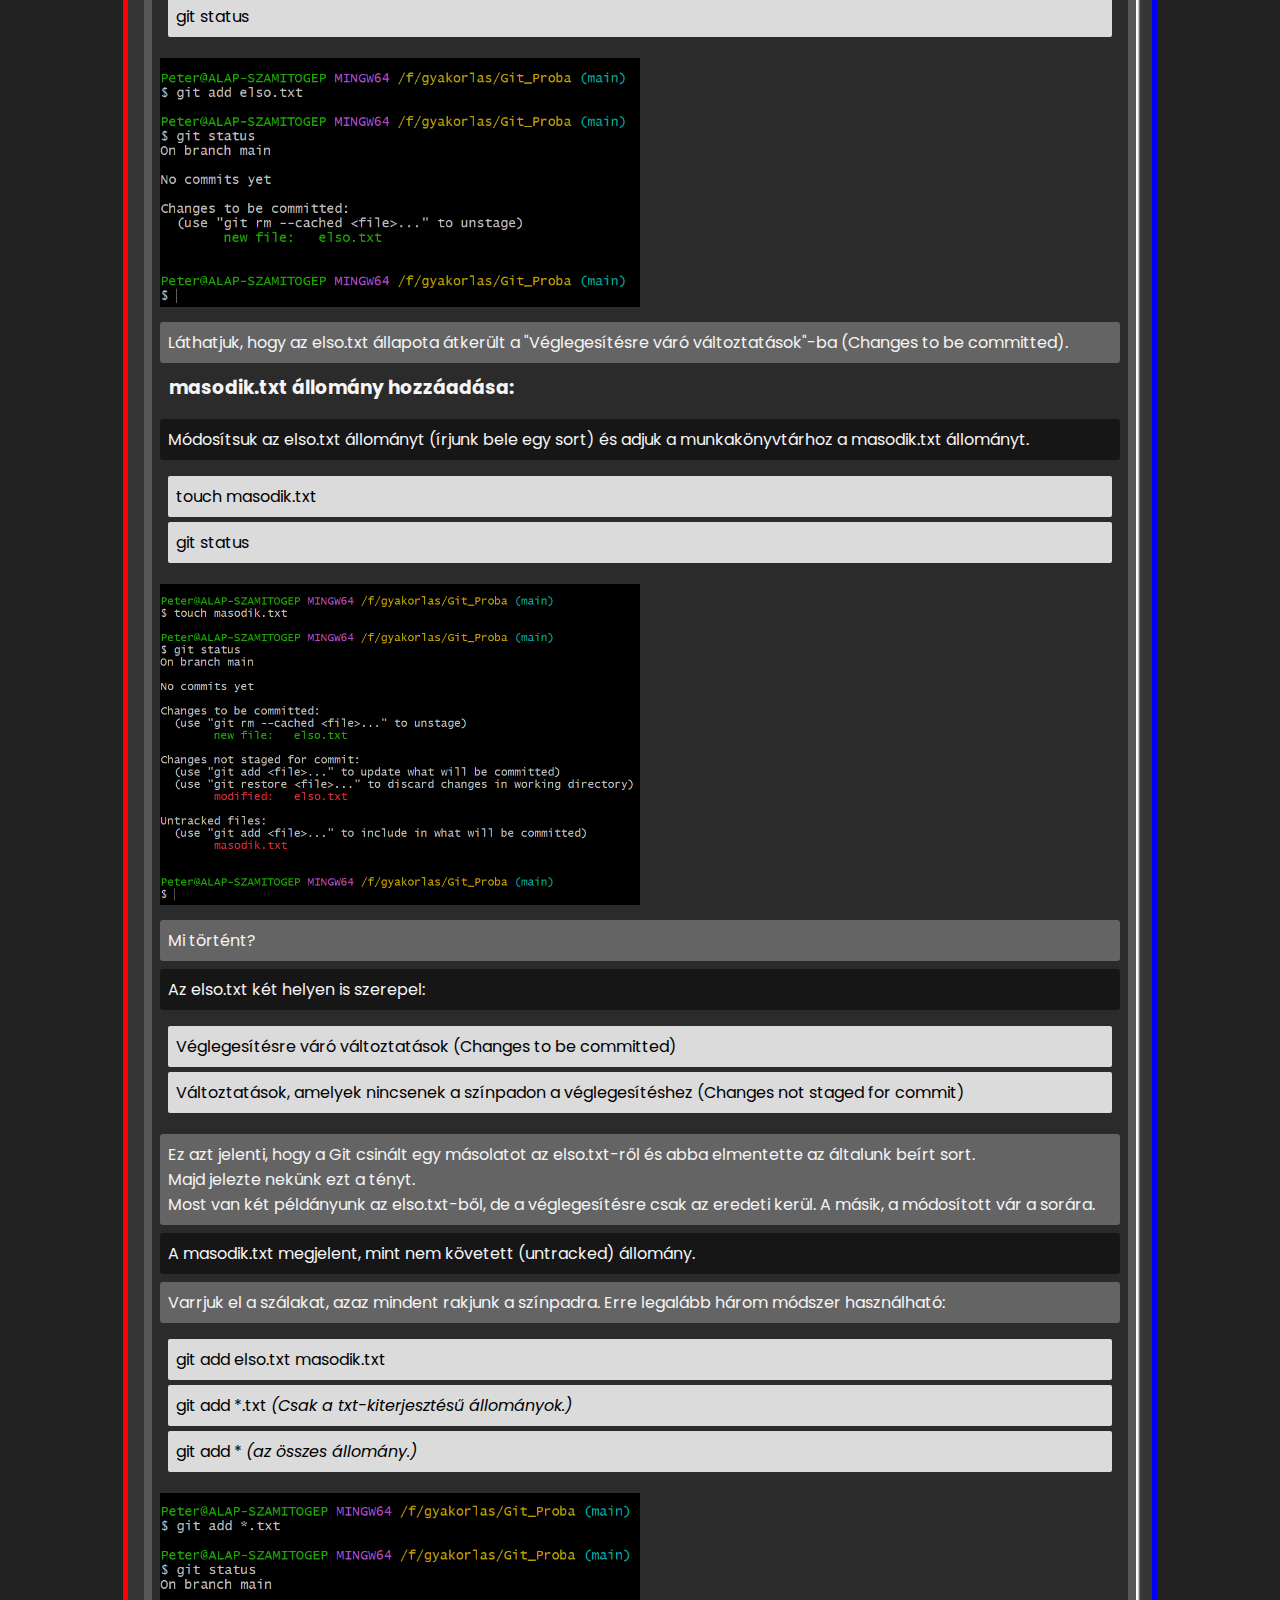
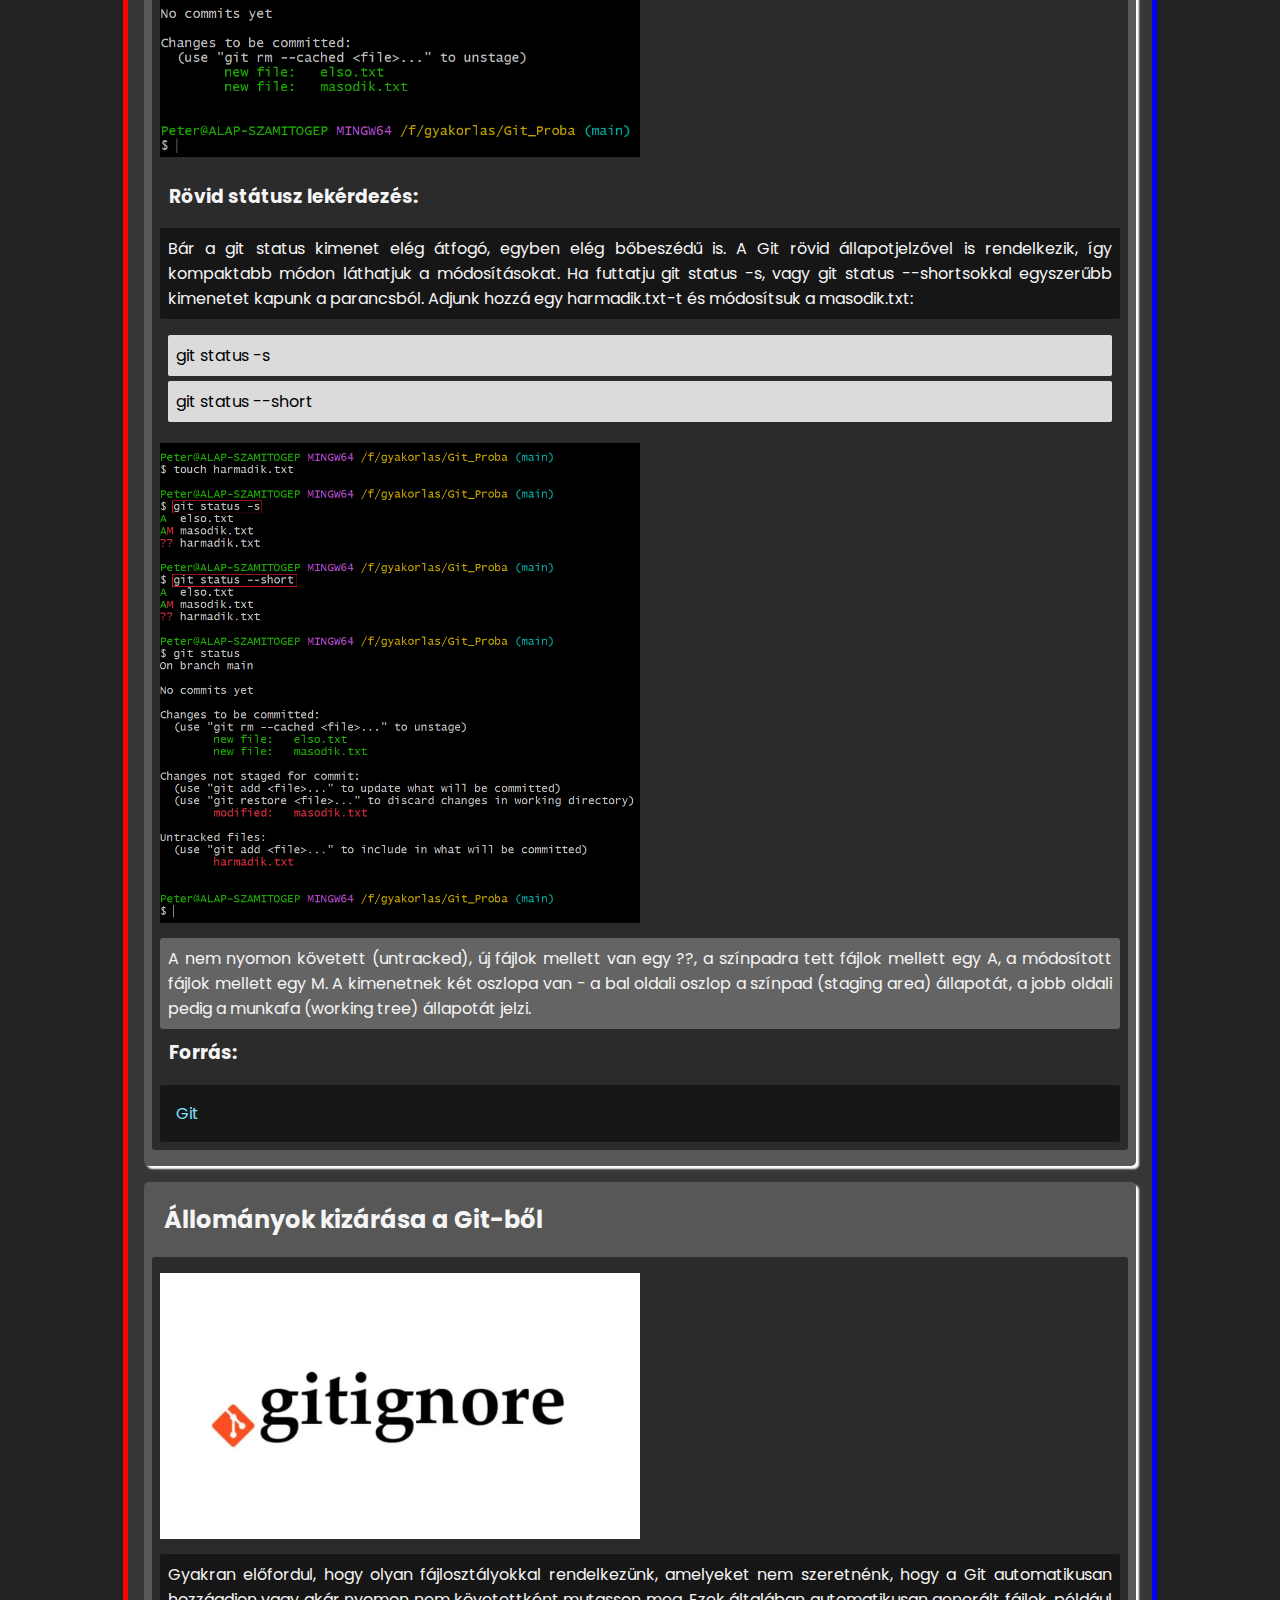
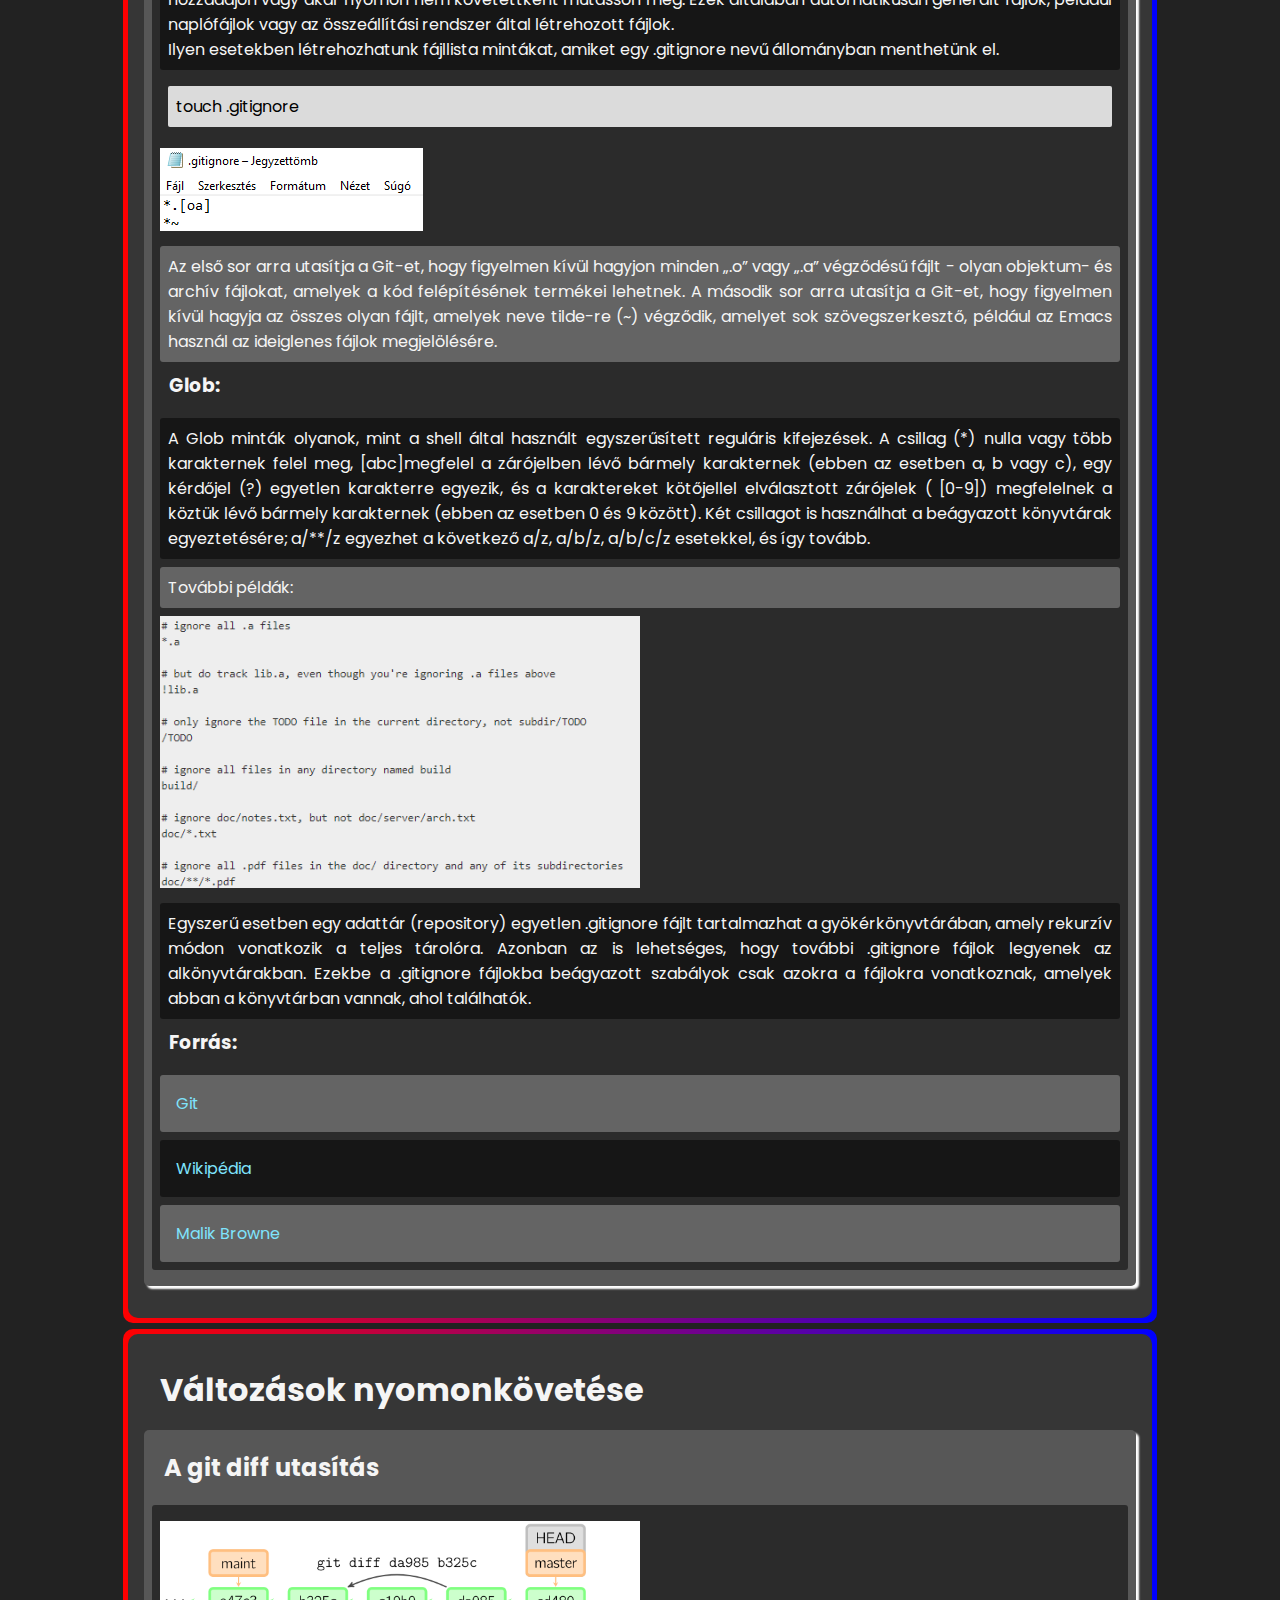
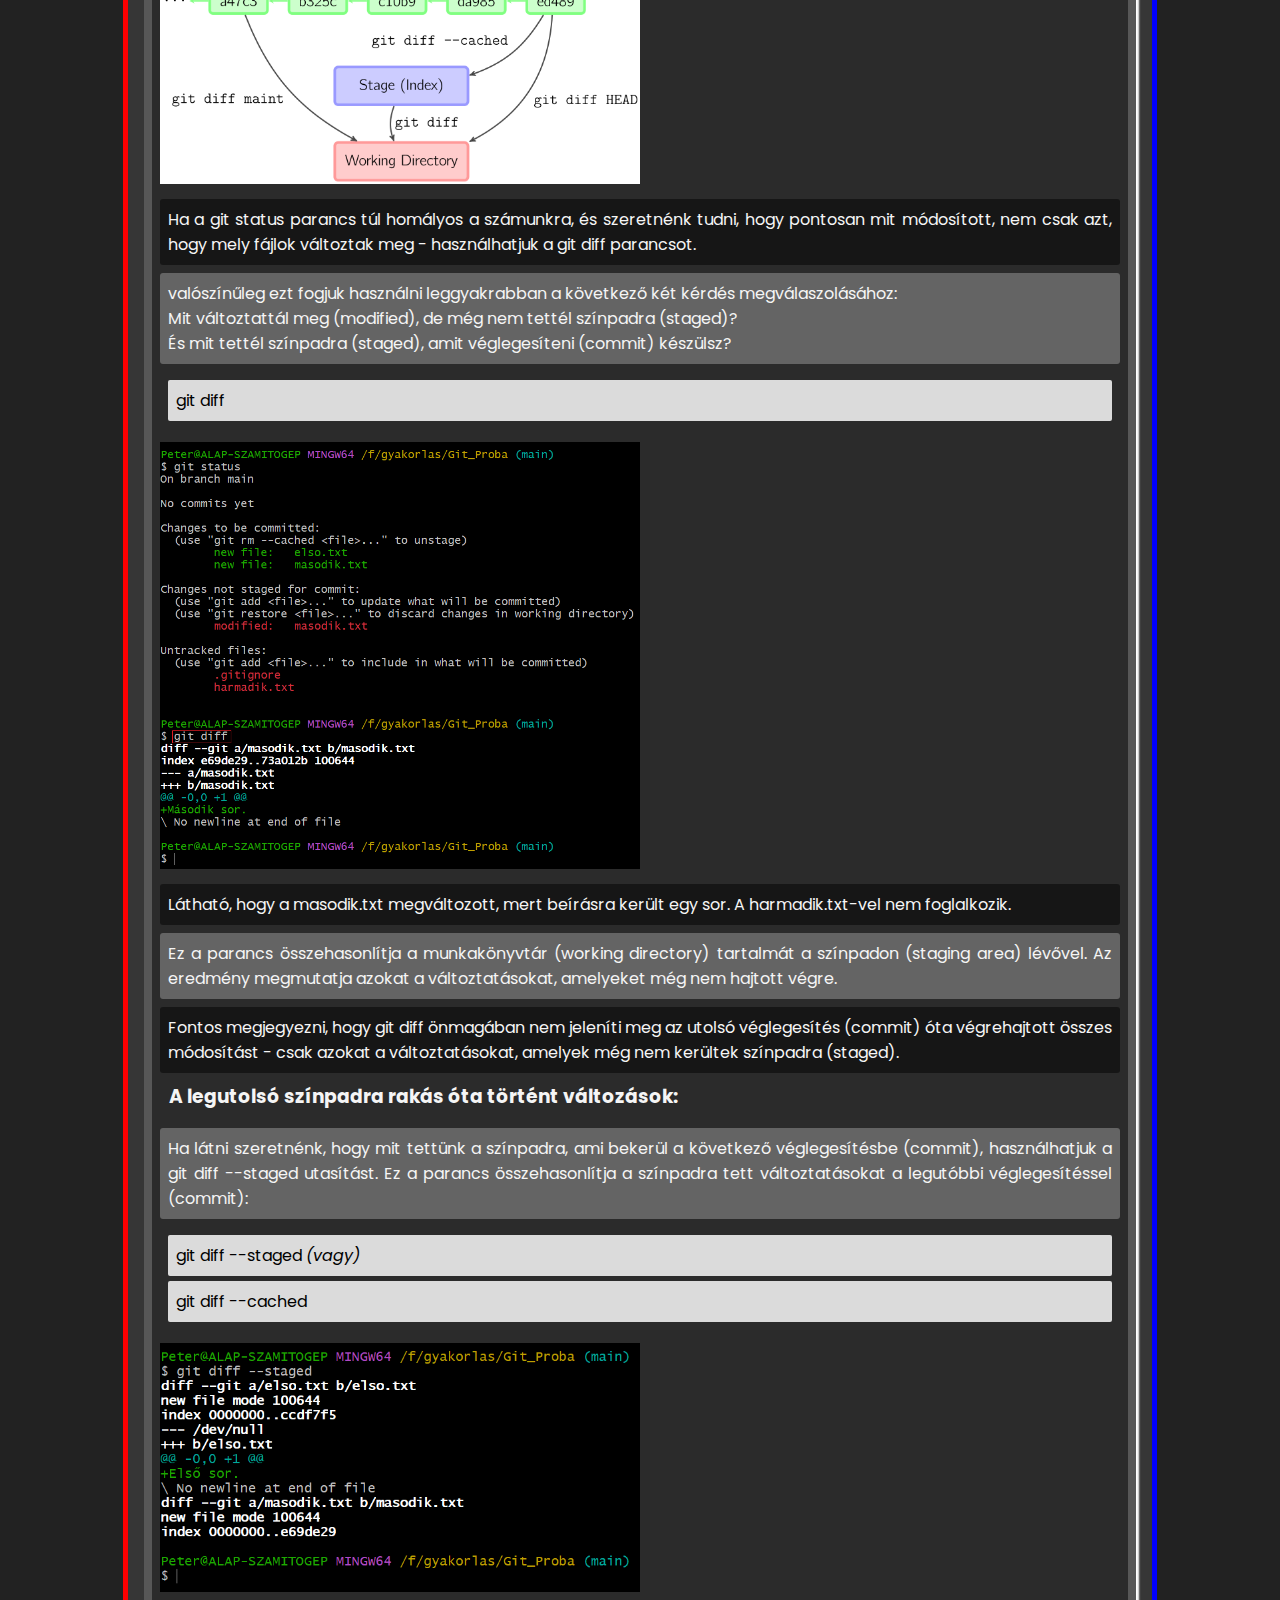
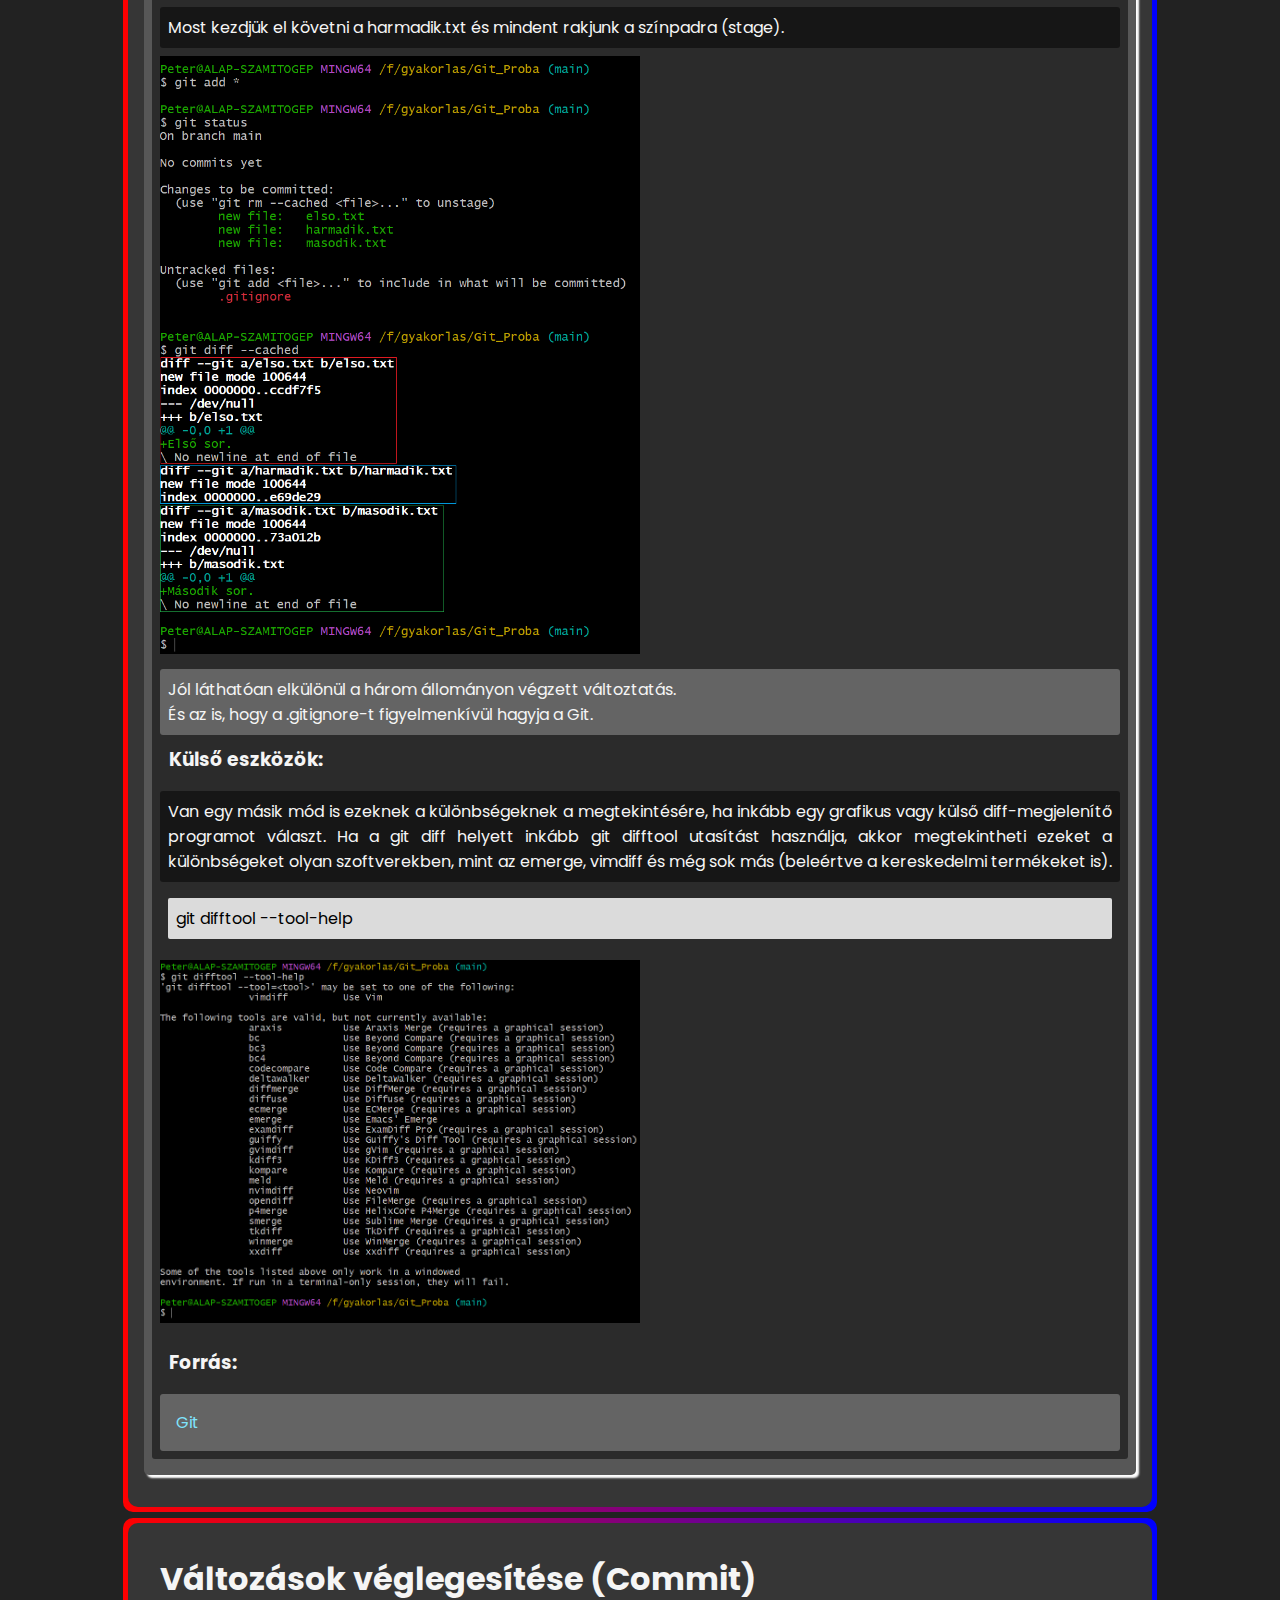
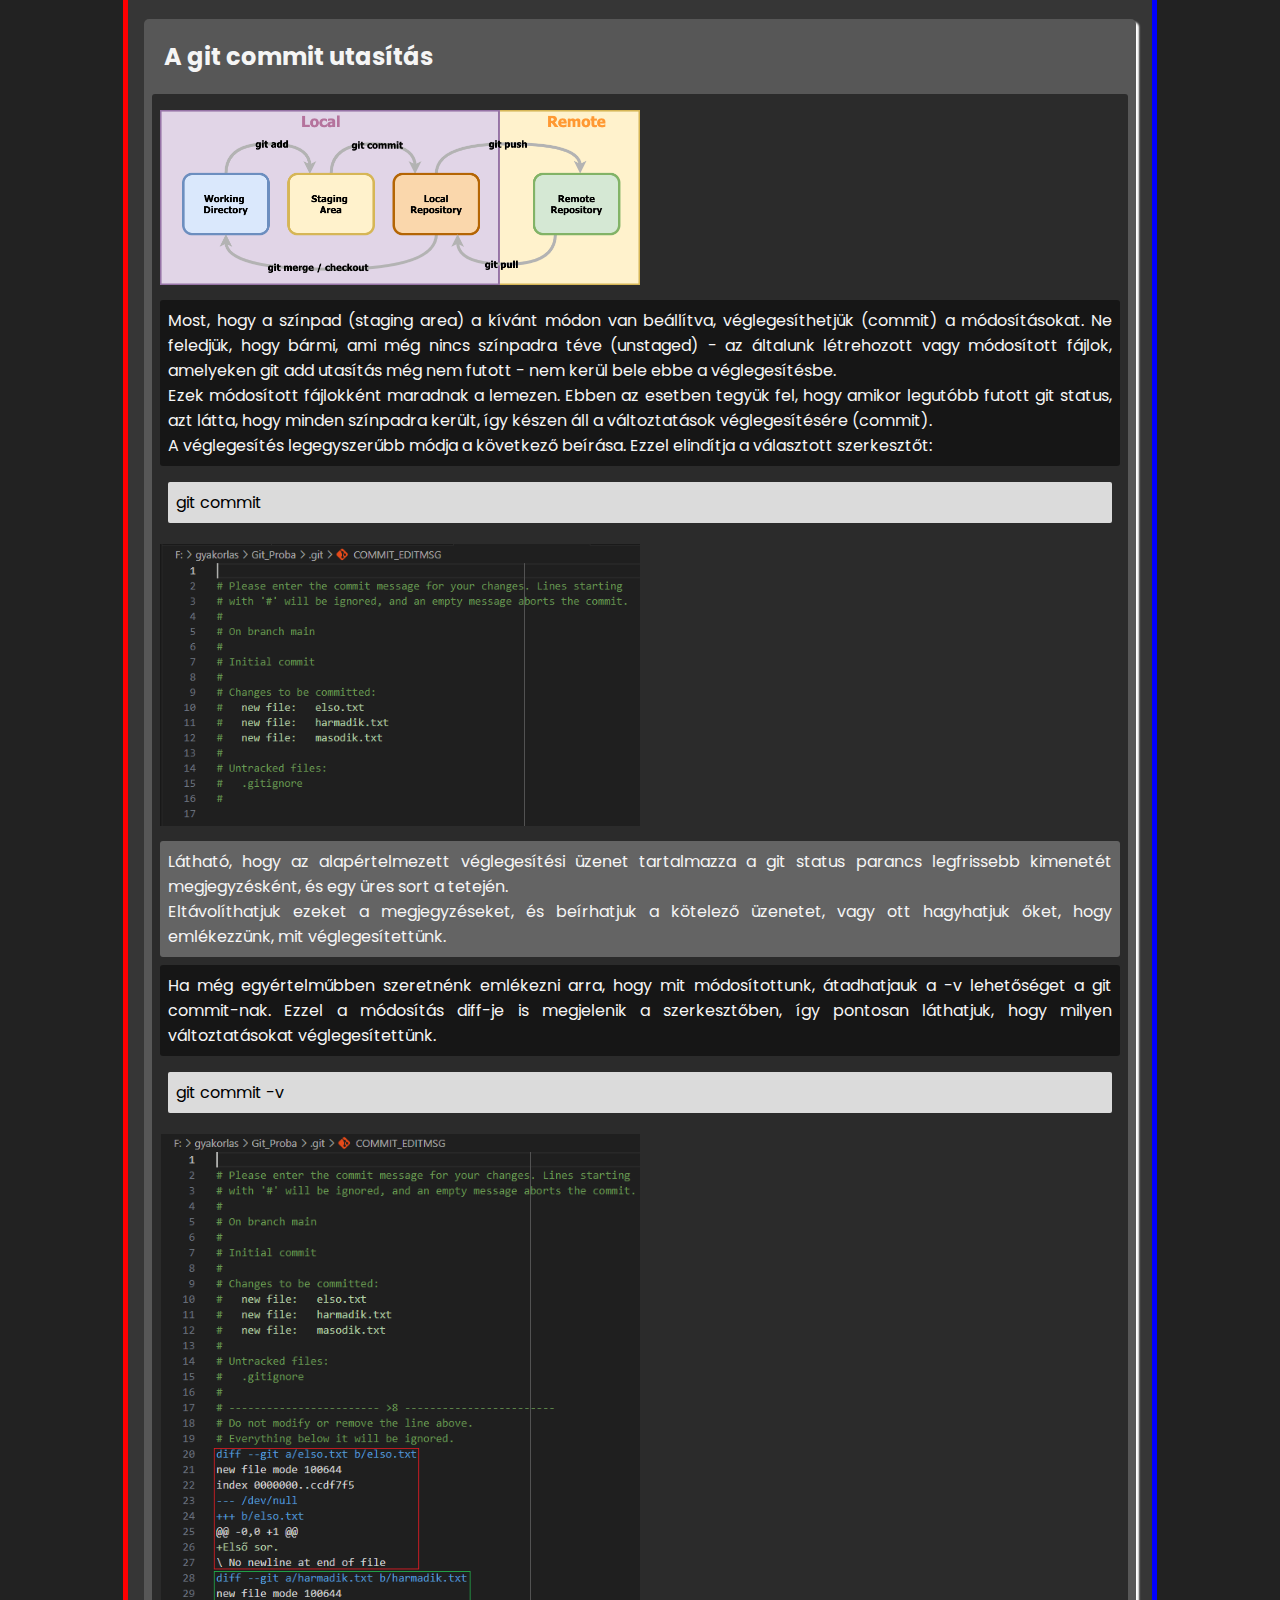
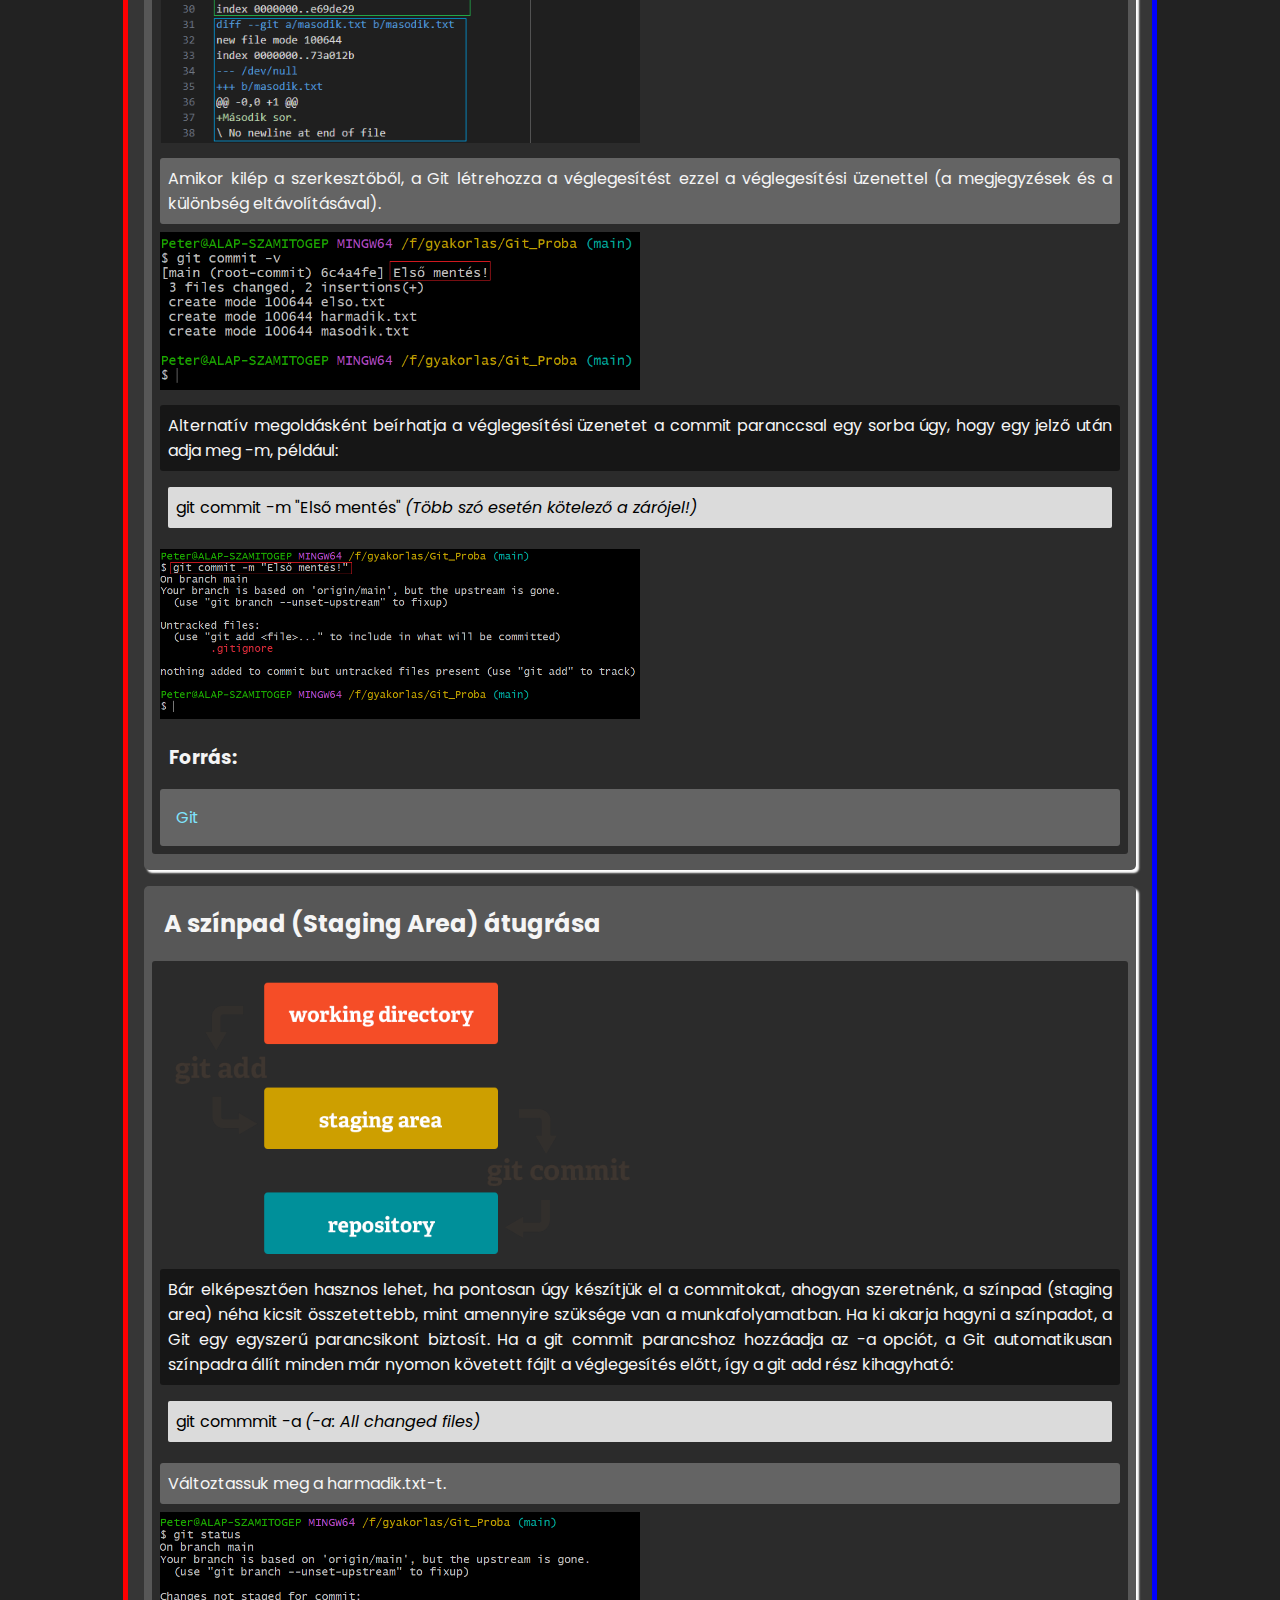
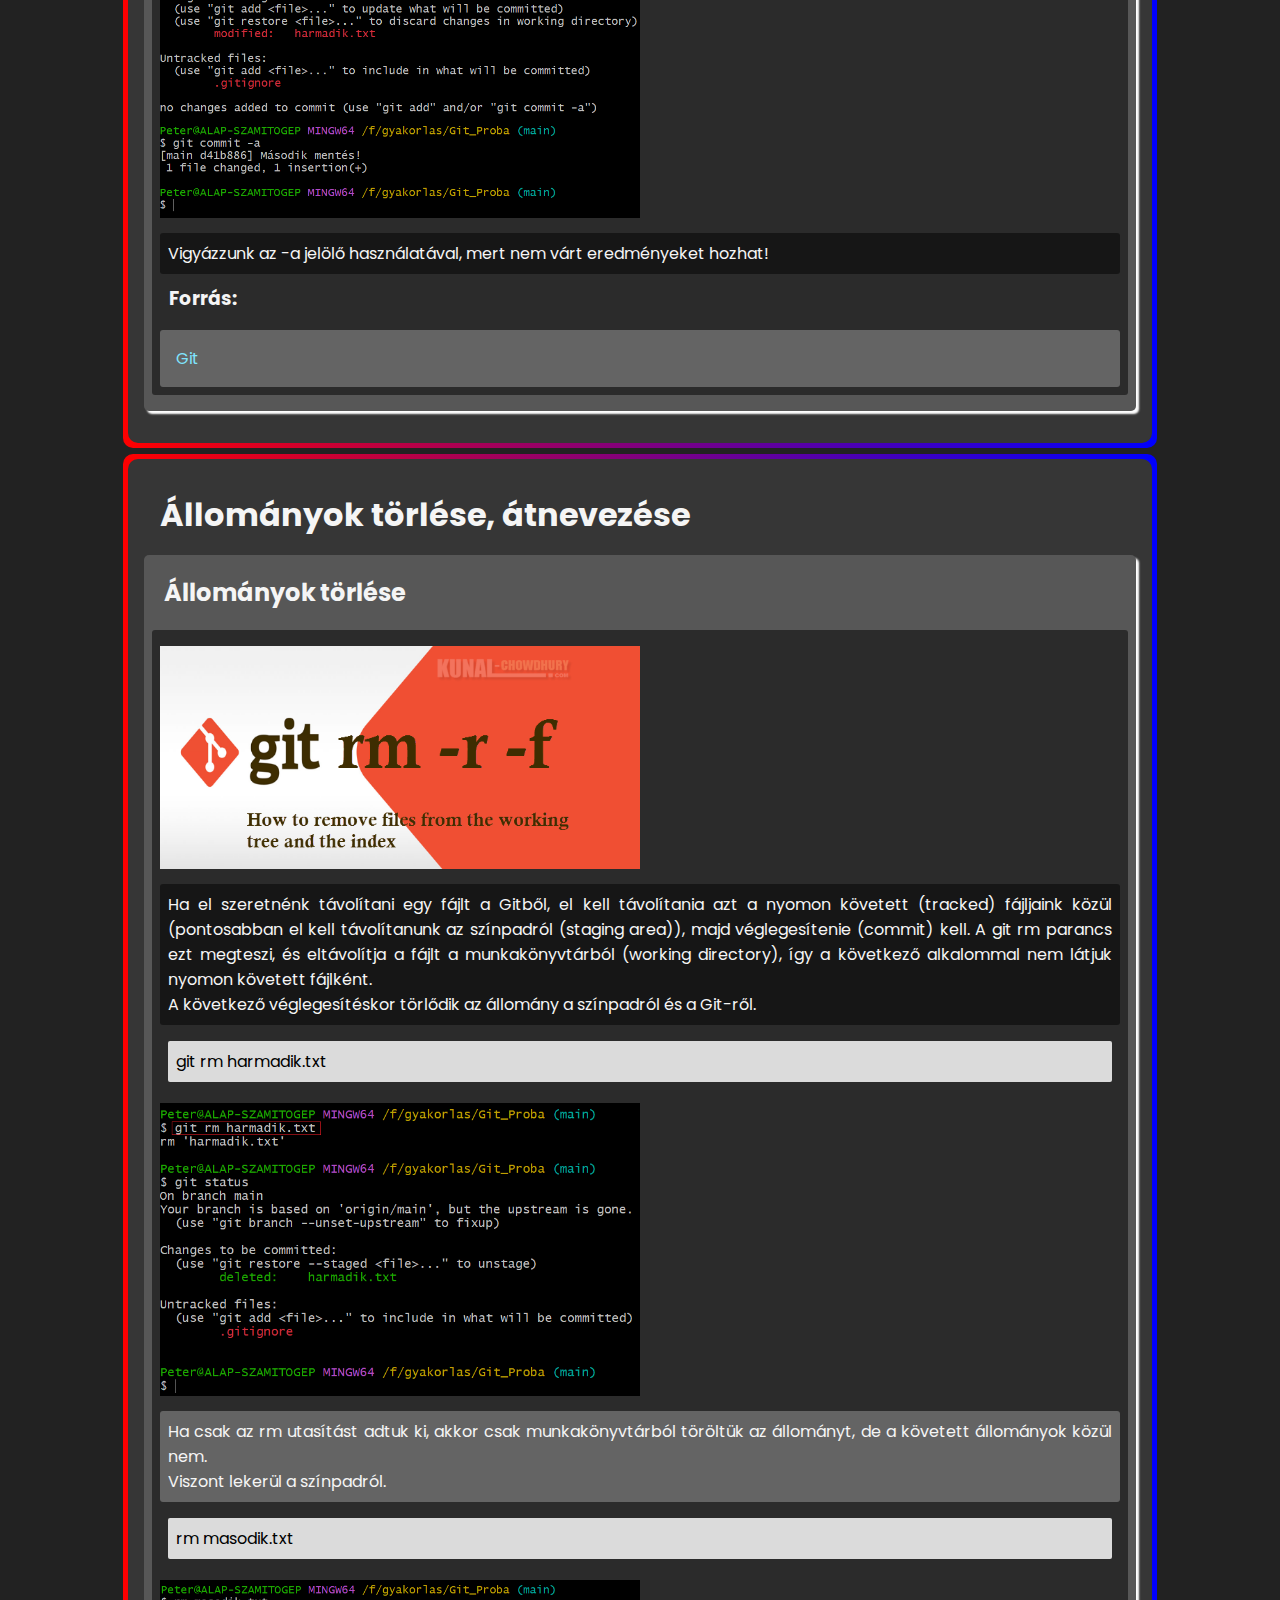
<file: git_es_github/munka_az_adattarban.html>
<!DOCTYPE html>
<html lang="hu">
    <head>
        <meta charset="UTF-8" />
        <meta
            name="viewport"
            content="width=device-width, initial-scale=1.0"
        />
        <link
            rel="stylesheet"
            href="https://fonts.googleapis.com/css2?family=Material+Symbols+Outlined:opsz,wght,FILL,GRAD@24,400,0,0"
        />
        <link
            rel="shortcut icon"
            href="../src/info-bg.png"
            type="image/x-icon"
        />
        <link
            rel="stylesheet"
            href="../src/stilus.css"
        />
        <title>Munka az adattárban (Repository)</title>
    </head>
    <body>
        <nav>
            <a href="./index.html">Hasznos Tartalmak</a>
            <a href="#fel">
                <span class="material-symbols-outlined">stat_3</span>
            </a>
        </nav>
        <span id="fel"></span>
        <div class="container">
            <h1>Git és Github</h1>
            <h2>Munka az adattárban (Repository)</h2>
        </div>
        <div class="container">
            <h1>Első lépések</h1>
            <div class="belso-container">
                <h2>Nyomon követés (Tracking)</h2>
                <div class="valasz link-nelkul">
                    <div class="kep">
                        <picture>
                            <img src="./images/kep_021.png" />
                        </picture>
                    </div>
                    <h3>Leírás:</h3>
                    <p>
                        Ezen a ponton egy bona fide Git-adattárral (repository)
                        kell rendelkeznünk a helyi gépen, és előttünk kell
                        lennie az összes fájl lekért másolatának (checkout) vagy
                        munkapéldányának (working copy). Általában minden
                        alkalommal el kell kezdenünk a módosításokat, és
                        pillanatfelvételeket (snapshot) kell készítenie ezekről
                        a változtatásokról a adattárban (repository),
                        valahányszor a projekt eléri a rögzíteni kívánt
                        állapotot.
                    </p>
                    <p>
                        A munkakönyvtárban (working directory) lévő minden egyes
                        fájl két állapotú lehet: nyomon követett (tracked) vagy
                        nyomon nem követett (untracked). A nyomon követett
                        fájlok azok a fájlok, amelyek az utolsó
                        pillanatfelvételben voltak, valamint minden újonnan
                        létrehozott fájl; lehetnek módosítatlanok (unmodified),
                        módosíthatók (modified) vagy színpadra tettek (staged).
                        Röviden, a nyomon követett fájlok olyan fájlok,
                        amelyekről a Git tud.
                    </p>
                    <p>
                        A nyomon nem követett fájlok közé tartozik minden olyan
                        fájl a munkakönyvtárban, amely nem szerepelt az utolsó
                        pillanatfelvételben, és nincs a színpadon (staging
                        area). Amikor először klónozunk egy adattárat, a
                        rendszer minden fájlját nyomon követ, és nem módosítja,
                        mert a Git most ellenőrizte őket, és mi nem
                        szerkesztettünk semmit.
                    </p>
                    <div class="kep">
                        <picture>
                            <img src="./images/kep_022.png" />
                        </picture>
                    </div>
                    <h3>Forrás:</h3>
                    <p>
                        <a
                            href="https://git-scm.com/book/en/v2/Git-Basics-Recording-Changes-to-the-Repository"
                            target="_blank"
                            >Git</a
                        >
                    </p>
                </div>
            </div>
            <div class="belso-container">
                <h2>Munka az állományokkal</h2>
                <div class="valasz link-nelkul">
                    <div class="kep">
                        <picture>
                            <img src="./images/kep_023.png" />
                        </picture>
                    </div>
                    <p>
                        A fő eszköz, amellyel meghatározhatjuk, hogy mely fájlok
                        milyen állapotban vannak, a git status parancs. Ha ezt a
                        parancsot közvetlenül egy klón után futtatjuk, valami
                        ilyesmit kell látnunk:
                    </p>
                    <dl>
                        <dt>git status</dt>
                    </dl>
                    <div class="kep">
                        <picture>
                            <img src="./images/kep_024.png" />
                        </picture>
                    </div>
                    <p>
                        Ez azt jelenti, hogy tiszta munkakönyvtárral
                        rendelkezünk, más szóval, a nyomon követett fájlok
                        egyike sem módosult. A Git nem lát nyomon követett
                        fájlokat sem, különben itt lennének felsorolva. Végül a
                        parancs megmondja, hogy melyik ágon tartózkodunk.
                    </p>
                    <h3>elso.txt állomány hozzáadása:</h3>
                    <p>
                        Adjunk a munka könyvtárhoz (working directory) egy
                        elso.txt nevű állományt. És ismét nézzük meg az
                        állapotot:
                    </p>
                    <dl>
                        <dt>
                            touch elso.txt <i>(Git Bash-ben használható.)</i>
                        </dt>
                        <dt>git status</dt>
                    </dl>
                    <div class="kep">
                        <picture>
                            <img src="./images/kep_025.png" />
                        </picture>
                    </div>
                    <p>
                        Láthatjuk, hogy az új elso.txt fájl még nincs nyomon
                        követve. Az untracked alapvetően azt jelenti, hogy a Git
                        olyan fájlt lát, amely az előző pillanatfelvételben
                        (snapshot) nem létezett (not committed), és amelyet még
                        nem tettek színpadra (not staged). <br />A Git addig nem
                        kezdi el belefoglalni a véglegesítési pillanatképeibe
                        (commit snapshot), amíg ezt kifejezetten nem mondjuk
                        neki. Ezt azért teszi, hogy véletlenül se kezdjünk bele
                        generált bináris fájlok vagy más olyan fájlok
                        felvételébe, amelyeket nem akartunk belefoglalni.
                    </p>
                    <p>
                        Egy új fájl követésének megkezdéséhez használjauk a git
                        add parancsot.
                    </p>
                    <dl>
                        <dt>git add elso.txt</dt>
                        <dt>git status</dt>
                    </dl>
                    <div class="kep">
                        <picture>
                            <img src="./images/kep_026.png" />
                        </picture>
                    </div>
                    <p>
                        Láthatjuk, hogy az elso.txt állapota átkerült a
                        "Véglegesítésre váró változtatások"-ba (Changes to be
                        committed).
                    </p>
                    <h3>masodik.txt állomány hozzáadása:</h3>
                    <p>
                        Módosítsuk az elso.txt állományt (írjunk bele egy sort)
                        és adjuk a munkakönyvtárhoz a masodik.txt állományt.
                    </p>
                    <dl>
                        <dt>touch masodik.txt</dt>
                        <dt>git status</dt>
                    </dl>
                    <div class="kep">
                        <picture>
                            <img src="./images/kep_027.png" />
                        </picture>
                    </div>
                    <p>Mi történt?</p>
                    <p>Az elso.txt két helyen is szerepel:</p>
                    <dl>
                        <dt>
                            Véglegesítésre váró változtatások (Changes to be
                            committed)
                        </dt>
                        <dt>
                            Változtatások, amelyek nincsenek a színpadon a
                            véglegesítéshez (Changes not staged for commit)
                        </dt>
                    </dl>
                    <p>
                        Ez azt jelenti, hogy a Git csinált egy másolatot az
                        elso.txt-ről és abba elmentette az általunk beírt sort.
                        <br />
                        Majd jelezte nekünk ezt a tényt. <br />
                        Most van két példányunk az elso.txt-ből, de a
                        véglegesítésre csak az eredeti kerül. A másik, a
                        módosított vár a sorára.
                    </p>
                    <p>
                        A masodik.txt megjelent, mint nem követett (untracked)
                        állomány.
                    </p>
                    <p>
                        Varrjuk el a szálakat, azaz mindent rakjunk a színpadra.
                        Erre legalább három módszer használható:
                    </p>
                    <dl>
                        <dt>git add elso.txt masodik.txt</dt>
                        <dt>
                            git add *.txt
                            <i>(Csak a txt-kiterjesztésű állományok.)</i>
                        </dt>
                        <dt>git add * <i>(az összes állomány.)</i></dt>
                    </dl>
                    <div class="kep">
                        <picture>
                            <img src="./images/kep_028.png" />
                        </picture>
                    </div>
                    <h3>Rövid státusz lekérdezés:</h3>
                    <p>
                        Bár a git status kimenet elég átfogó, egyben elég
                        bőbeszédű is. A Git rövid állapotjelzővel is
                        rendelkezik, így kompaktabb módon láthatjuk a
                        módosításokat. Ha futtatju git status -s, vagy git
                        status --shortsokkal egyszerűbb kimenetet kapunk a
                        parancsból. Adjunk hozzá egy harmadik.txt-t és
                        módosítsuk a masodik.txt:
                    </p>
                    <dl>
                        <dt>git status -s</dt>
                        <dt>git status --short</dt>
                    </dl>
                    <div class="kep">
                        <picture>
                            <img src="./images/kep_029.png" />
                        </picture>
                    </div>
                    <p>
                        A nem nyomon követett (untracked), új fájlok mellett van
                        egy ??, a színpadra tett fájlok mellett egy A, a
                        módosított fájlok mellett egy M. A kimenetnek két
                        oszlopa van - a bal oldali oszlop a színpad (staging
                        area) állapotát, a jobb oldali pedig a munkafa (working
                        tree) állapotát jelzi.
                    </p>
                    <h3>Forrás:</h3>
                    <p>
                        <a
                            href="https://git-scm.com/book/en/v2/Git-Basics-Getting-a-Git-Repository"
                            target="_blank"
                            >Git</a
                        >
                    </p>
                </div>
            </div>
            <div class="belso-container">
                <h2>Állományok kizárása a Git-ből</h2>
                <div class="valasz link-nelkul">
                    <div class="kep">
                        <picture>
                            <img src="./images/kep_030.png" />
                        </picture>
                    </div>
                    <p>
                        Gyakran előfordul, hogy olyan fájlosztályokkal
                        rendelkezünk, amelyeket nem szeretnénk, hogy a Git
                        automatikusan hozzáadjon vagy akár nyomon nem
                        követettként mutasson meg. Ezek általában automatikusan
                        generált fájlok, például naplófájlok vagy az
                        összeállítási rendszer által létrehozott fájlok. <br />
                        Ilyen esetekben létrehozhatunk fájllista mintákat,
                        amiket egy .gitignore nevű állományban menthetünk el.
                    </p>
                    <dl>
                        <dt>touch .gitignore</dt>
                    </dl>
                    <div class="kep">
                        <picture>
                            <img src="./images/kep_031.png" />
                        </picture>
                    </div>
                    <p>
                        Az első sor arra utasítja a Git-et, hogy figyelmen kívül
                        hagyjon minden „.o” vagy „.a” végződésű fájlt - olyan
                        objektum- és archív fájlokat, amelyek a kód
                        felépítésének termékei lehetnek. A második sor arra
                        utasítja a Git-et, hogy figyelmen kívül hagyja az összes
                        olyan fájlt, amelyek neve tilde-re (~) végződik, amelyet
                        sok szövegszerkesztő, például az Emacs használ az
                        ideiglenes fájlok megjelölésére.
                    </p>
                    <h3>Glob:</h3>
                    <p>
                        A Glob minták olyanok, mint a shell által használt
                        egyszerűsített reguláris kifejezések. A csillag (*)
                        nulla vagy több karakternek felel meg, [abc]megfelel a
                        zárójelben lévő bármely karakternek (ebben az esetben a,
                        b vagy c), egy kérdőjel (?) egyetlen karakterre egyezik,
                        és a karaktereket kötőjellel elválasztott zárójelek (
                        [0-9]) megfelelnek a köztük lévő bármely karakternek
                        (ebben az esetben 0 és 9 között). Két csillagot is
                        használhat a beágyazott könyvtárak egyeztetésére; a/**/z
                        egyezhet a következő a/z, a/b/z, a/b/c/z esetekkel, és
                        így tovább.
                    </p>
                    <p>További példák:</p>
                    <div class="kep">
                        <picture>
                            <img src="./images/kep_032.png" />
                        </picture>
                    </div>
                    <p>
                        Egyszerű esetben egy adattár (repository) egyetlen
                        .gitignore fájlt tartalmazhat a gyökérkönyvtárában,
                        amely rekurzív módon vonatkozik a teljes tárolóra.
                        Azonban az is lehetséges, hogy további .gitignore fájlok
                        legyenek az alkönyvtárakban. Ezekbe a .gitignore
                        fájlokba beágyazott szabályok csak azokra a fájlokra
                        vonatkoznak, amelyek abban a könyvtárban vannak, ahol
                        találhatók.
                    </p>
                    <h3>Forrás:</h3>
                    <p>
                        <a
                            href="https://git-scm.com/book/en/v2/Git-Basics-Getting-a-Git-Repository"
                            target="_blank"
                            >Git</a
                        >
                    </p>
                    <p>
                        <a
                            href="https://en.wikipedia.org/wiki/Glob_(programming)"
                            target="_blank"
                            >Wikipédia</a
                        >
                    </p>
                    <p>
                        <a
                            href="https://www.malikbrowne.com/blog/a-beginners-guide-glob-patterns/"
                            target="_blank"
                            >Malik Browne</a
                        >
                    </p>
                </div>
            </div>
        </div>
        <div class="container">
            <h1>Változások nyomonkövetése</h1>
            <div class="belso-container">
                <h2>A git diff utasítás</h2>
                <div class="valasz link-nelkul">
                    <div class="kep">
                        <picture>
                            <img src="./images/kep_033.jpg" />
                        </picture>
                    </div>
                    <p>
                        Ha a git status parancs túl homályos a számunkra, és
                        szeretnénk tudni, hogy pontosan mit módosított, nem csak
                        azt, hogy mely fájlok változtak meg - használhatjuk a
                        git diff parancsot.
                    </p>
                    <p>
                        valószínűleg ezt fogjuk használni leggyakrabban a
                        következő két kérdés megválaszolásához: <br />
                        Mit változtattál meg (modified), de még nem tettél
                        színpadra (staged)? <br />És mit tettél színpadra
                        (staged), amit véglegesíteni (commit) készülsz?
                    </p>
                    <dl>
                        <dt>git diff</dt>
                    </dl>
                    <div class="kep">
                        <picture>
                            <img src="./images/kep_034.png" />
                        </picture>
                    </div>
                    <p>
                        Látható, hogy a masodik.txt megváltozott, mert beírásra
                        került egy sor. A harmadik.txt-vel nem foglalkozik.
                    </p>
                    <p>
                        Ez a parancs összehasonlítja a munkakönyvtár (working
                        directory) tartalmát a színpadon (staging area) lévővel.
                        Az eredmény megmutatja azokat a változtatásokat,
                        amelyeket még nem hajtott végre.
                    </p>
                    <p>
                        Fontos megjegyezni, hogy git diff önmagában nem jeleníti
                        meg az utolsó véglegesítés (commit) óta végrehajtott
                        összes módosítást - csak azokat a változtatásokat,
                        amelyek még nem kerültek színpadra (staged).
                    </p>
                    <h3>A legutolsó színpadra rakás óta történt változások:</h3>
                    <p>
                        Ha látni szeretnénk, hogy mit tettünk a színpadra, ami
                        bekerül a következő véglegesítésbe (commit),
                        használhatjuk a git diff --staged utasítást. Ez a
                        parancs összehasonlítja a színpadra tett változtatásokat
                        a legutóbbi véglegesítéssel (commit):
                    </p>
                    <dl>
                        <dt>git diff --staged <i>(vagy)</i></dt>
                        <dt>git diff --cached</dt>
                    </dl>
                    <div class="kep">
                        <picture>
                            <img src="./images/kep_035.png" />
                        </picture>
                    </div>
                    <p>
                        Most kezdjük el követni a harmadik.txt és mindent
                        rakjunk a színpadra (stage).
                    </p>
                    <div class="kep">
                        <picture>
                            <img src="./images/kep_036.png" />
                        </picture>
                    </div>
                    <p>
                        Jól láthatóan elkülönül a három állományon végzett
                        változtatás. <br />És az is, hogy a .gitignore-t
                        figyelmenkívül hagyja a Git.
                    </p>
                    <h3>Külső eszközök:</h3>
                    <p>
                        Van egy másik mód is ezeknek a különbségeknek a
                        megtekintésére, ha inkább egy grafikus vagy külső
                        diff-megjelenítő programot választ. Ha a git diff
                        helyett inkább git difftool utasítást használja, akkor
                        megtekintheti ezeket a különbségeket olyan
                        szoftverekben, mint az emerge, vimdiff és még sok más
                        (beleértve a kereskedelmi termékeket is).
                    </p>
                    <dl>
                        <dt>git difftool --tool-help</dt>
                    </dl>
                    <div class="kep">
                        <picture>
                            <img src="./images/kep_037.png" />
                        </picture>
                    </div>
                    <h3>Forrás:</h3>
                    <p>
                        <a
                            href="https://git-scm.com/book/en/v2/Git-Basics-Getting-a-Git-Repository"
                            target="_blank"
                            >Git</a
                        >
                    </p>
                </div>
            </div>
        </div>
        <div class="container">
            <h1>Változások véglegesítése (Commit)</h1>
            <div class="belso-container">
                <h2>A git commit utasítás</h2>
                <div class="valasz link-nelkul">
                    <div class="kep">
                        <picture>
                            <img src="./images/kep_038.png" />
                        </picture>
                    </div>
                    <p>
                        Most, hogy a színpad (staging area) a kívánt módon van
                        beállítva, véglegesíthetjük (commit) a módosításokat. Ne
                        feledjük, hogy bármi, ami még nincs színpadra téve
                        (unstaged) - az általunk létrehozott vagy módosított
                        fájlok, amelyeken git add utasítás még nem futott - nem
                        kerül bele ebbe a véglegesítésbe. <br />Ezek módosított
                        fájlokként maradnak a lemezen. Ebben az esetben tegyük
                        fel, hogy amikor legutóbb futott git status, azt látta,
                        hogy minden színpadra került, így készen áll a
                        változtatások véglegesítésére (commit). <br />A
                        véglegesítés legegyszerűbb módja a következő beírása.
                        Ezzel elindítja a választott szerkesztőt:
                    </p>
                    <dl>
                        <dt>git commit</dt>
                    </dl>
                    <div class="kep">
                        <picture>
                            <img src="./images/kep_039.png" />
                        </picture>
                    </div>
                    <p>
                        Látható, hogy az alapértelmezett véglegesítési üzenet
                        tartalmazza a git status parancs legfrissebb kimenetét
                        megjegyzésként, és egy üres sort a tetején. <br />
                        Eltávolíthatjuk ezeket a megjegyzéseket, és beírhatjuk a
                        kötelező üzenetet, vagy ott hagyhatjuk őket, hogy
                        emlékezzünk, mit véglegesítettünk.
                    </p>
                    <p>
                        Ha még egyértelműbben szeretnénk emlékezni arra, hogy
                        mit módosítottunk, átadhatjauk a -v lehetőséget a git
                        commit-nak. Ezzel a módosítás diff-je is megjelenik a
                        szerkesztőben, így pontosan láthatjuk, hogy milyen
                        változtatásokat véglegesítettünk.
                    </p>
                    <dl>
                        <dt>git commit -v</dt>
                    </dl>
                    <div class="kep">
                        <picture>
                            <img src="./images/kep_040.png" />
                        </picture>
                    </div>
                    <p>
                        Amikor kilép a szerkesztőből, a Git létrehozza a
                        véglegesítést ezzel a véglegesítési üzenettel (a
                        megjegyzések és a különbség eltávolításával).
                    </p>
                    <div class="kep">
                        <picture>
                            <img src="./images/kep_041.png" />
                        </picture>
                    </div>
                    <p>
                        Alternatív megoldásként beírhatja a véglegesítési
                        üzenetet a commit paranccsal egy sorba úgy, hogy egy
                        jelző után adja meg -m, például:
                    </p>
                    <dl>
                        <dt>
                            git commit -m "Első mentés"
                            <i>(Több szó esetén kötelező a zárójel!)</i>
                        </dt>
                    </dl>
                    <div class="kep">
                        <picture>
                            <img src="./images/kep_042.png" />
                        </picture>
                    </div>

                    <h3>Forrás:</h3>
                    <p>
                        <a
                            href="https://git-scm.com/book/en/v2/Git-Basics-Getting-a-Git-Repository"
                            target="_blank"
                            >Git</a
                        >
                    </p>
                </div>
            </div>
            <div class="belso-container">
                <h2>A színpad (Staging Area) átugrása</h2>
                <div class="valasz link-nelkul">
                    <div class="kep">
                        <picture>
                            <img src="./images/kep_043.png" />
                        </picture>
                    </div>
                    <p>
                        Bár elképesztően hasznos lehet, ha pontosan úgy
                        készítjük el a commitokat, ahogyan szeretnénk, a színpad
                        (staging area) néha kicsit összetettebb, mint amennyire
                        szüksége van a munkafolyamatban. Ha ki akarja hagyni a
                        színpadot, a Git egy egyszerű parancsikont biztosít. Ha
                        a git commit parancshoz hozzáadja az -a opciót, a Git
                        automatikusan színpadra állít minden már nyomon követett
                        fájlt a véglegesítés előtt, így a git add rész
                        kihagyható:
                    </p>
                    <dl>
                        <dt>git commmit -a <i>(-a: All changed files)</i></dt>
                    </dl>
                    <p>Változtassuk meg a harmadik.txt-t.</p>
                    <div class="kep">
                        <picture>
                            <img src="./images/kep_044.png" />
                        </picture>
                    </div>
                    <p>
                        Vigyázzunk az -a jelölő használatával, mert nem várt
                        eredményeket hozhat!
                    </p>
                    <h3>Forrás:</h3>
                    <p>
                        <a
                            href="https://git-scm.com/book/en/v2/Git-Basics-Getting-a-Git-Repository"
                            target="_blank"
                            >Git</a
                        >
                    </p>
                </div>
            </div>
        </div>
        <div class="container">
            <h1>Állományok törlése, átnevezése</h1>
            <div class="belso-container">
                <h2>Állományok törlése</h2>
                <div class="valasz link-nelkul">
                    <div class="kep">
                        <picture>
                            <img src="./images/kep_045.png" />
                        </picture>
                    </div>
                    <p>
                        Ha el szeretnénk távolítani egy fájlt a Gitből, el kell
                        távolítania azt a nyomon követett (tracked) fájljaink
                        közül (pontosabban el kell távolítanunk az színpadról
                        (staging area)), majd véglegesítenie (commit) kell. A
                        git rm parancs ezt megteszi, és eltávolítja a fájlt a
                        munkakönyvtárból (working directory), így a következő
                        alkalommal nem látjuk nyomon követett fájlként. <br />A
                        következő véglegesítéskor törlődik az állomány a
                        színpadról és a Git-ről.
                    </p>
                    <dl>
                        <dt>git rm harmadik.txt</dt>
                    </dl>
                    <div class="kep">
                        <picture>
                            <img src="./images/kep_046.png" />
                        </picture>
                    </div>
                    <p>
                        Ha csak az rm utasítást adtuk ki, akkor csak
                        munkakönyvtárból töröltük az állományt, de a követett
                        állományok közül nem. <br />Viszont lekerül a
                        színpadról.
                    </p>
                    <dl>
                        <dt>rm masodik.txt</dt>
                    </dl>
                    <div class="kep">
                        <picture>
                            <img src="./images/kep_047.png" />
                        </picture>
                    </div>
                    <p>
                        A harmadik.txt állományt a színpadról a következő
                        utasítással vehetjük le. Ekkor viszont a véglegesítéssel
                        nem törlődik a Git-ből:
                    </p>
                    <dl>
                        <dt>git restore --staged harmadik.txt</dt>
                    </dl>
                    <div class="kep">
                        <picture>
                            <img src="./images/kep_048.png" />
                        </picture>
                    </div>
                    <h3>Forrás:</h3>
                    <p>
                        <a
                            href="https://git-scm.com/book/en/v2/Git-Basics-Getting-a-Git-Repository"
                            target="_blank"
                            >Git</a
                        >
                    </p>
                </div>
            </div>
            <div class="belso-container">
                <h2>Állományok átnevezése</h2>
                <div class="valasz link-nelkul">
                    <div class="kep">
                        <picture>
                            <img src="./images/kep_049.jpg" />
                        </picture>
                    </div>
                    <p>
                        Ha átnevezünk egy fájlt a Gitben, a Gitben nem
                        tárolódnak metaadatok, amelyek azt mondanák, hogy
                        átnevezte a fájlt. A Git azonban nagyon okosan tudja ezt
                        utólag kitalálni.
                    </p>
                    <p>
                        Ezért kissé zavaró, hogy a Gitnek van mv parancsa. Ha át
                        szeretnénk nevezni egy fájlt a Gitben, futtassuk a
                        következőket:
                    </p>
                    <dl>
                        <dt>git mv elso.txt modositott_elso.txt</dt>
                    </dl>
                    <div class="kep">
                        <picture>
                            <img src="./images/kep_050.png" />
                        </picture>
                    </div>
                    <p>Látható, hogy átnevezte a Git az állományt.</p>
                    <h3>Forrás:</h3>
                    <p>
                        <a
                            href="https://git-scm.com/book/en/v2/Git-Basics-Getting-a-Git-Repository"
                            target="_blank"
                            >Git</a
                        >
                    </p>
                </div>
            </div>
        </div>
    </body>
</html>
</file>
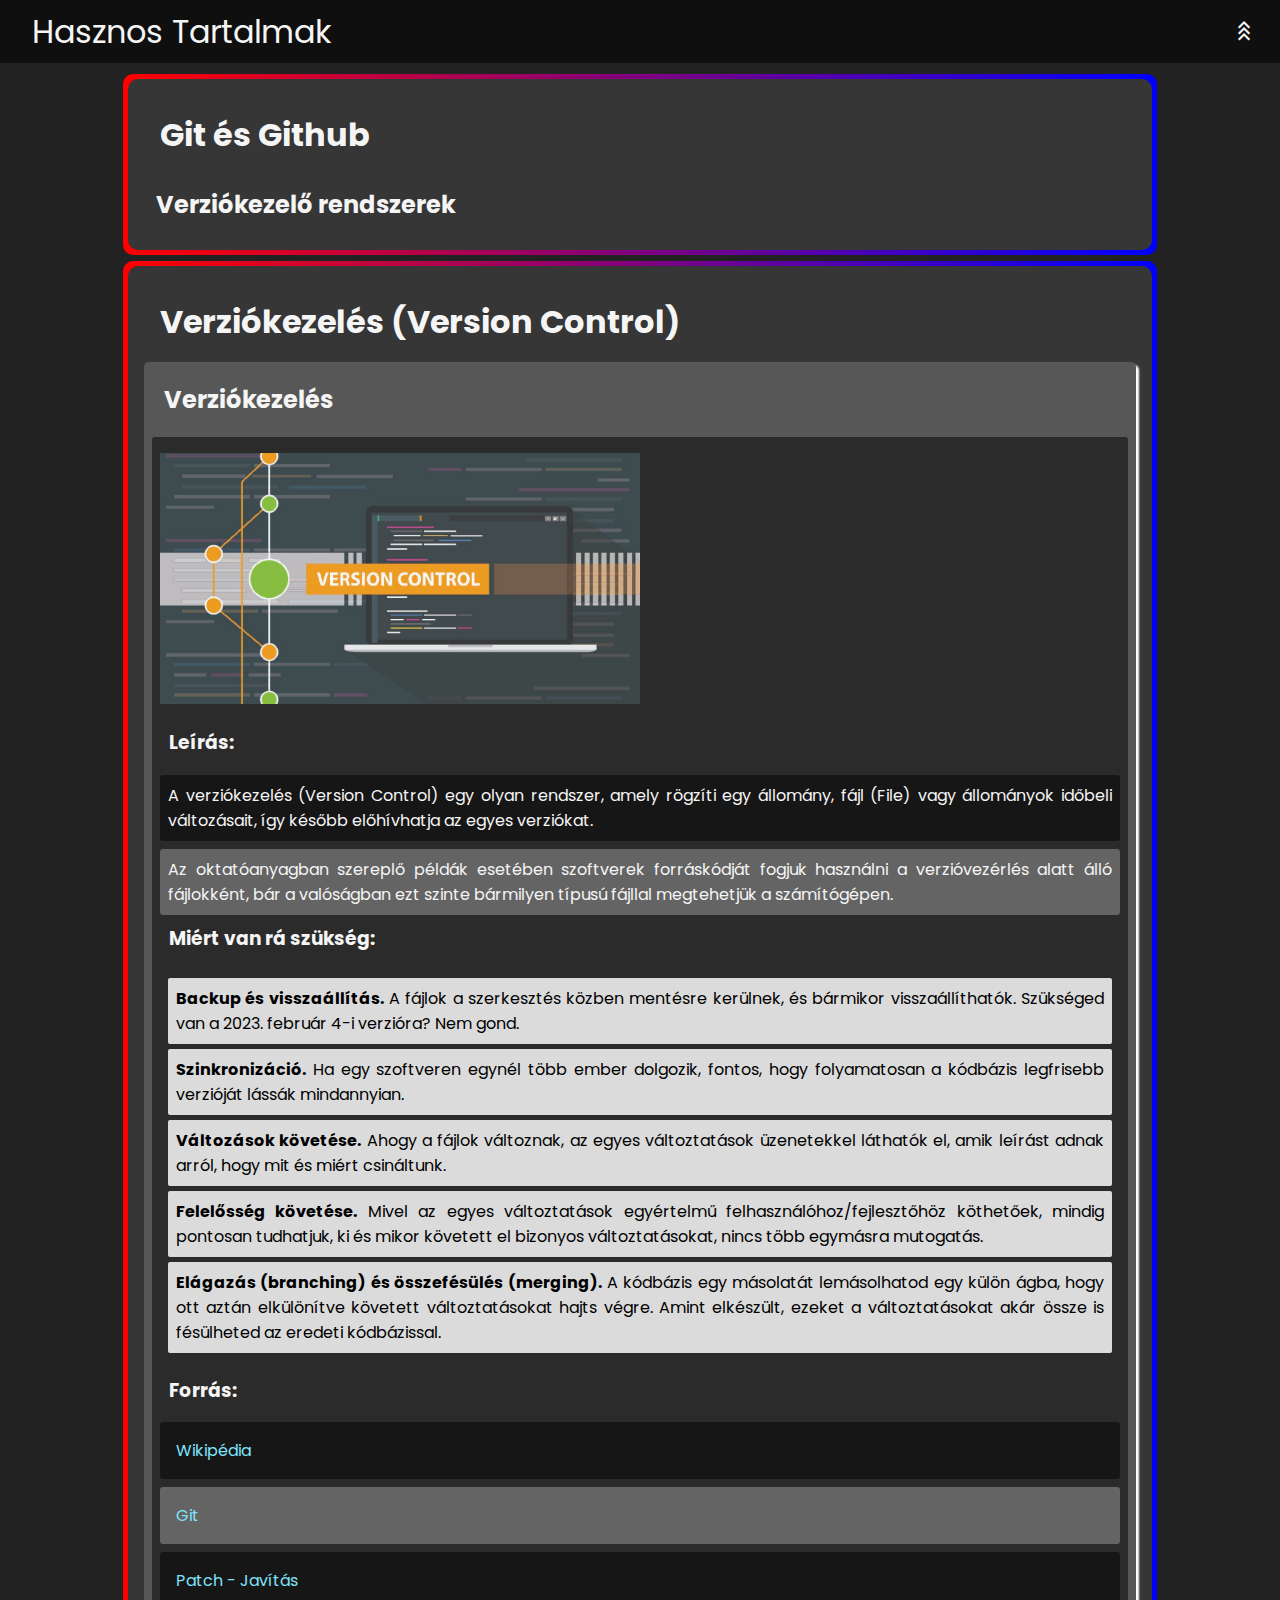
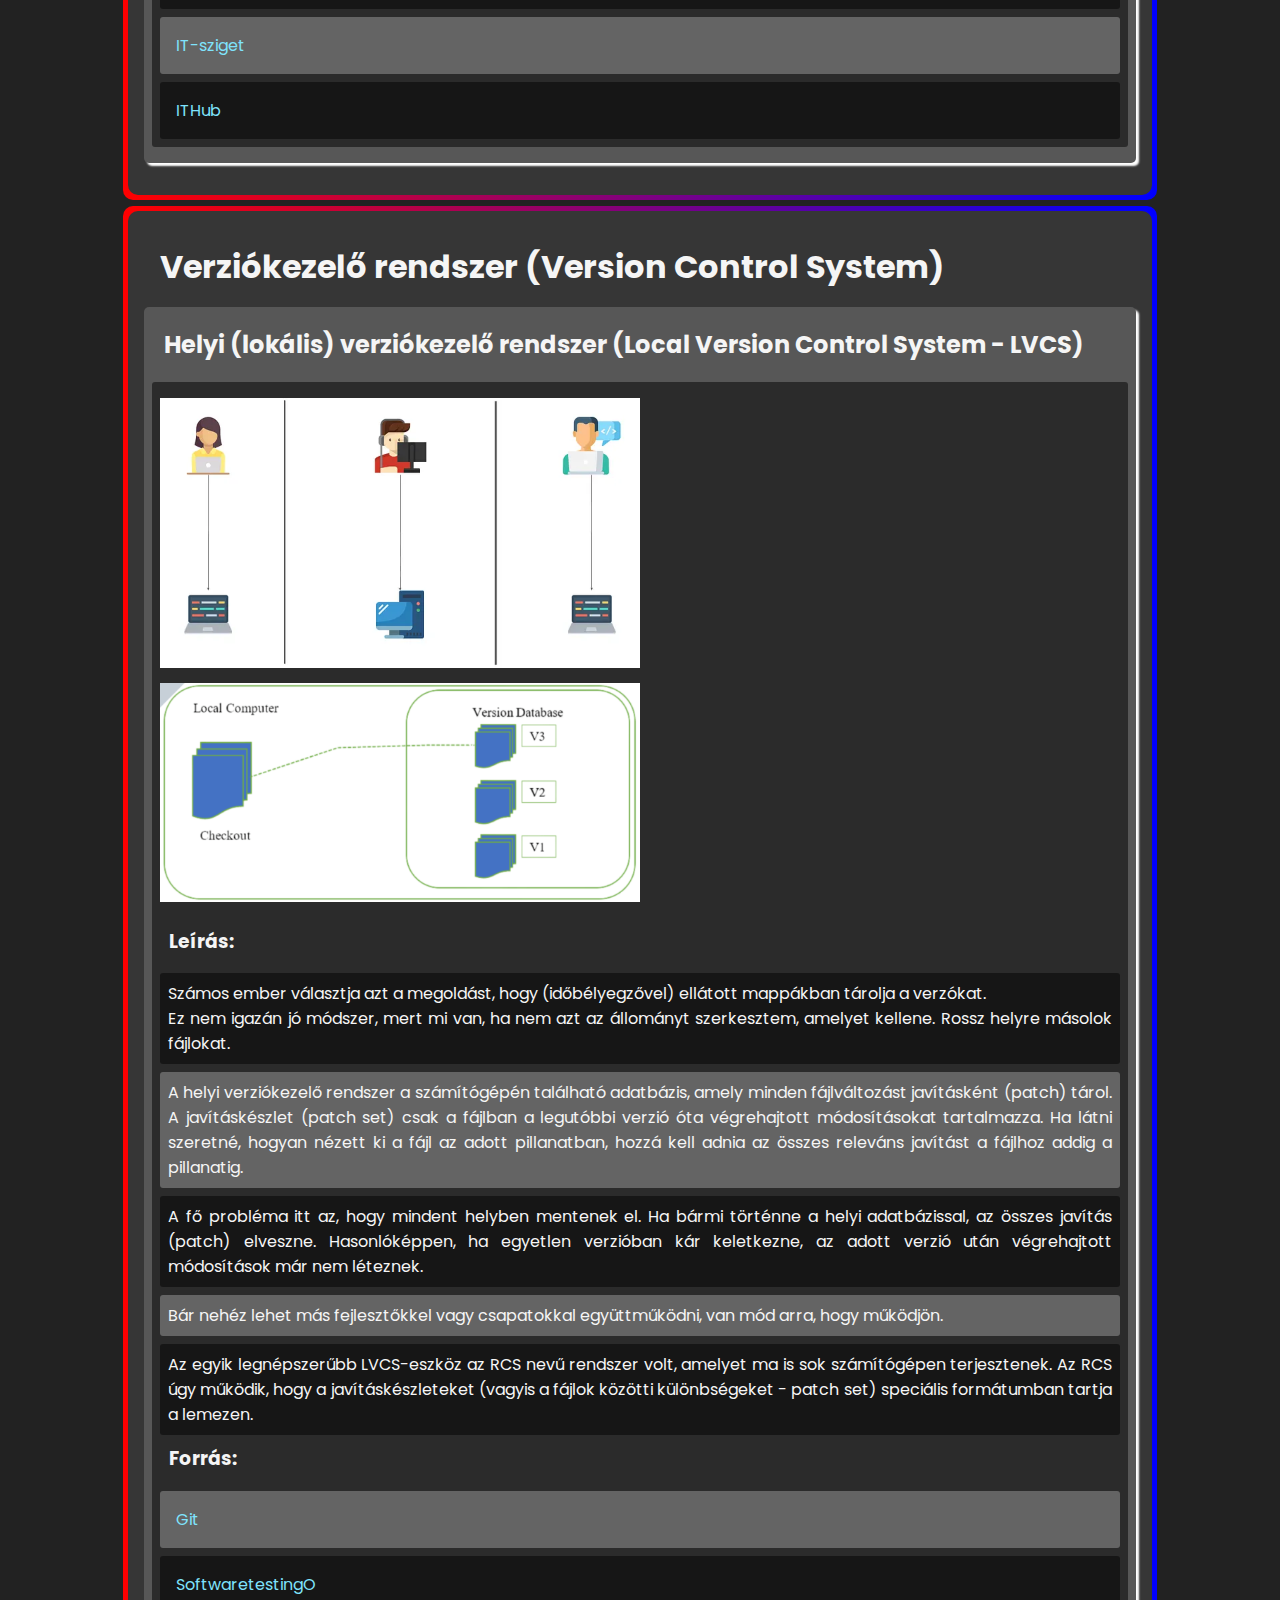
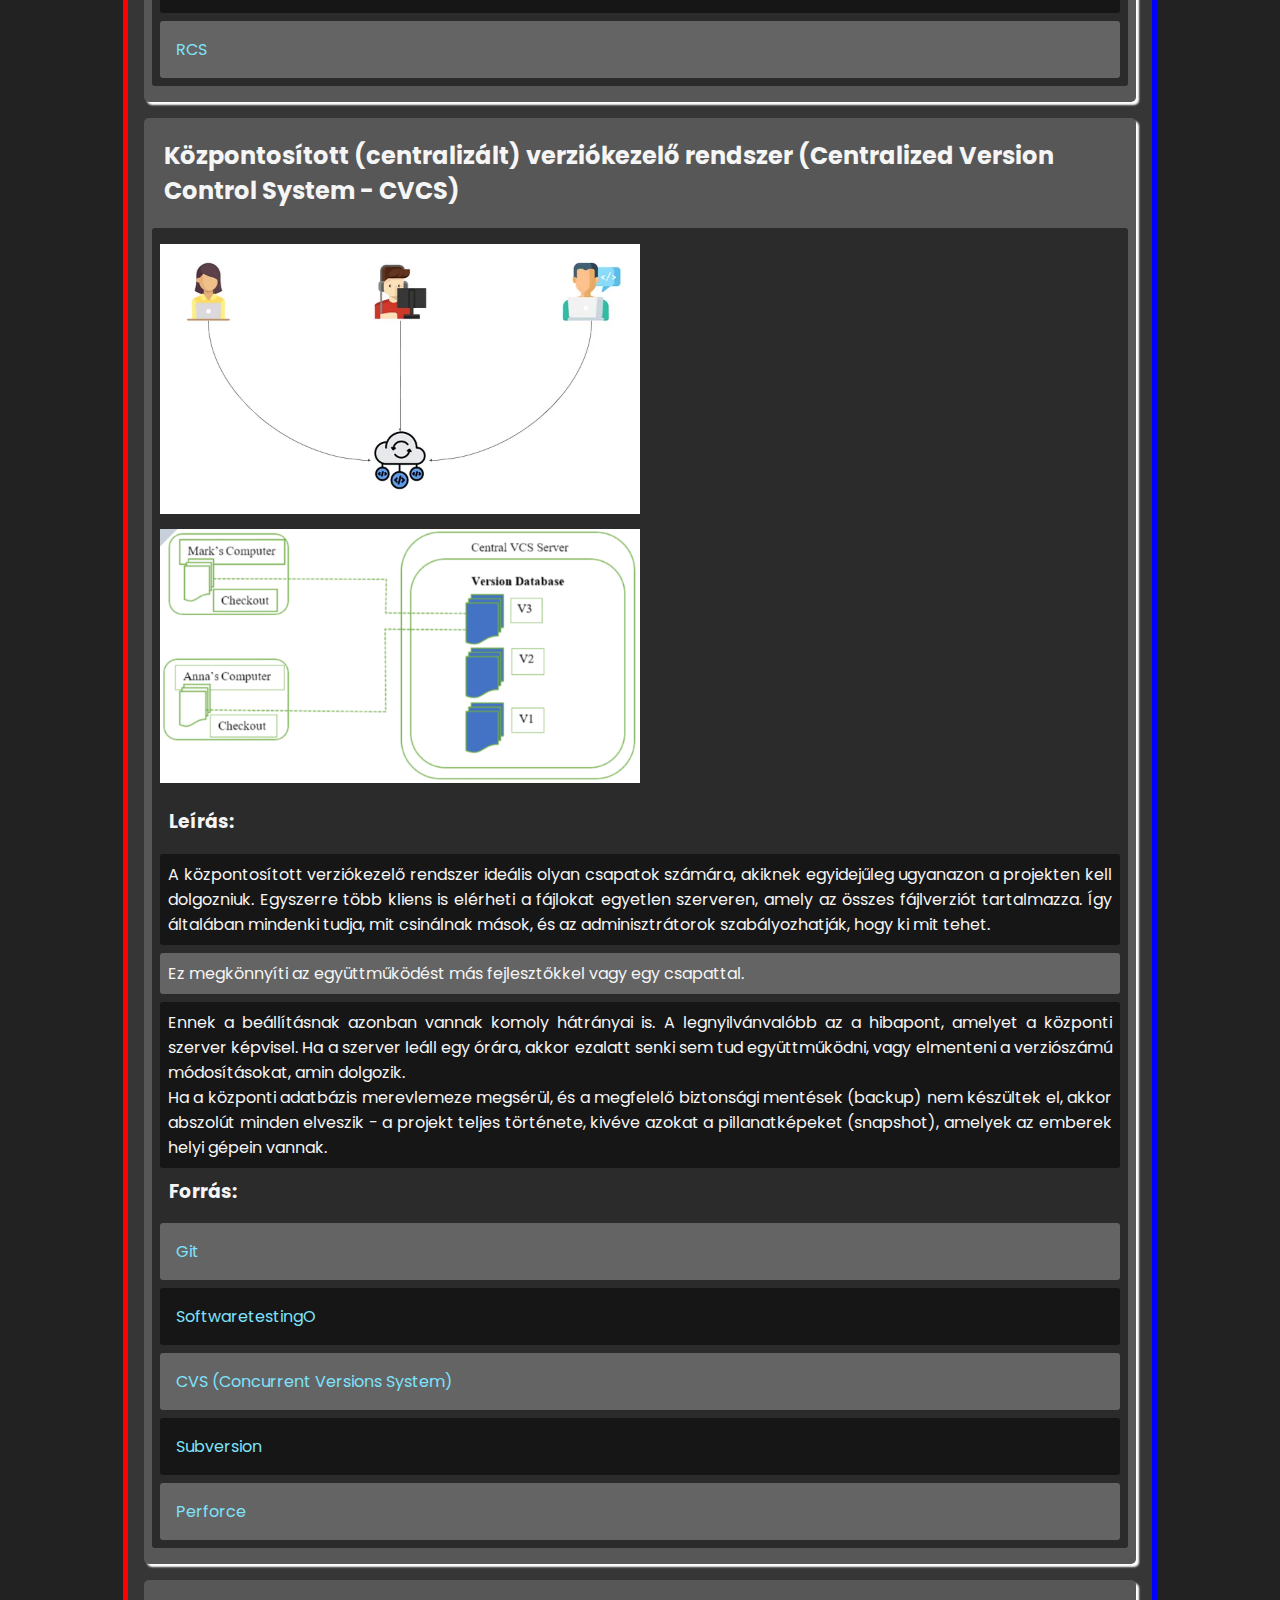
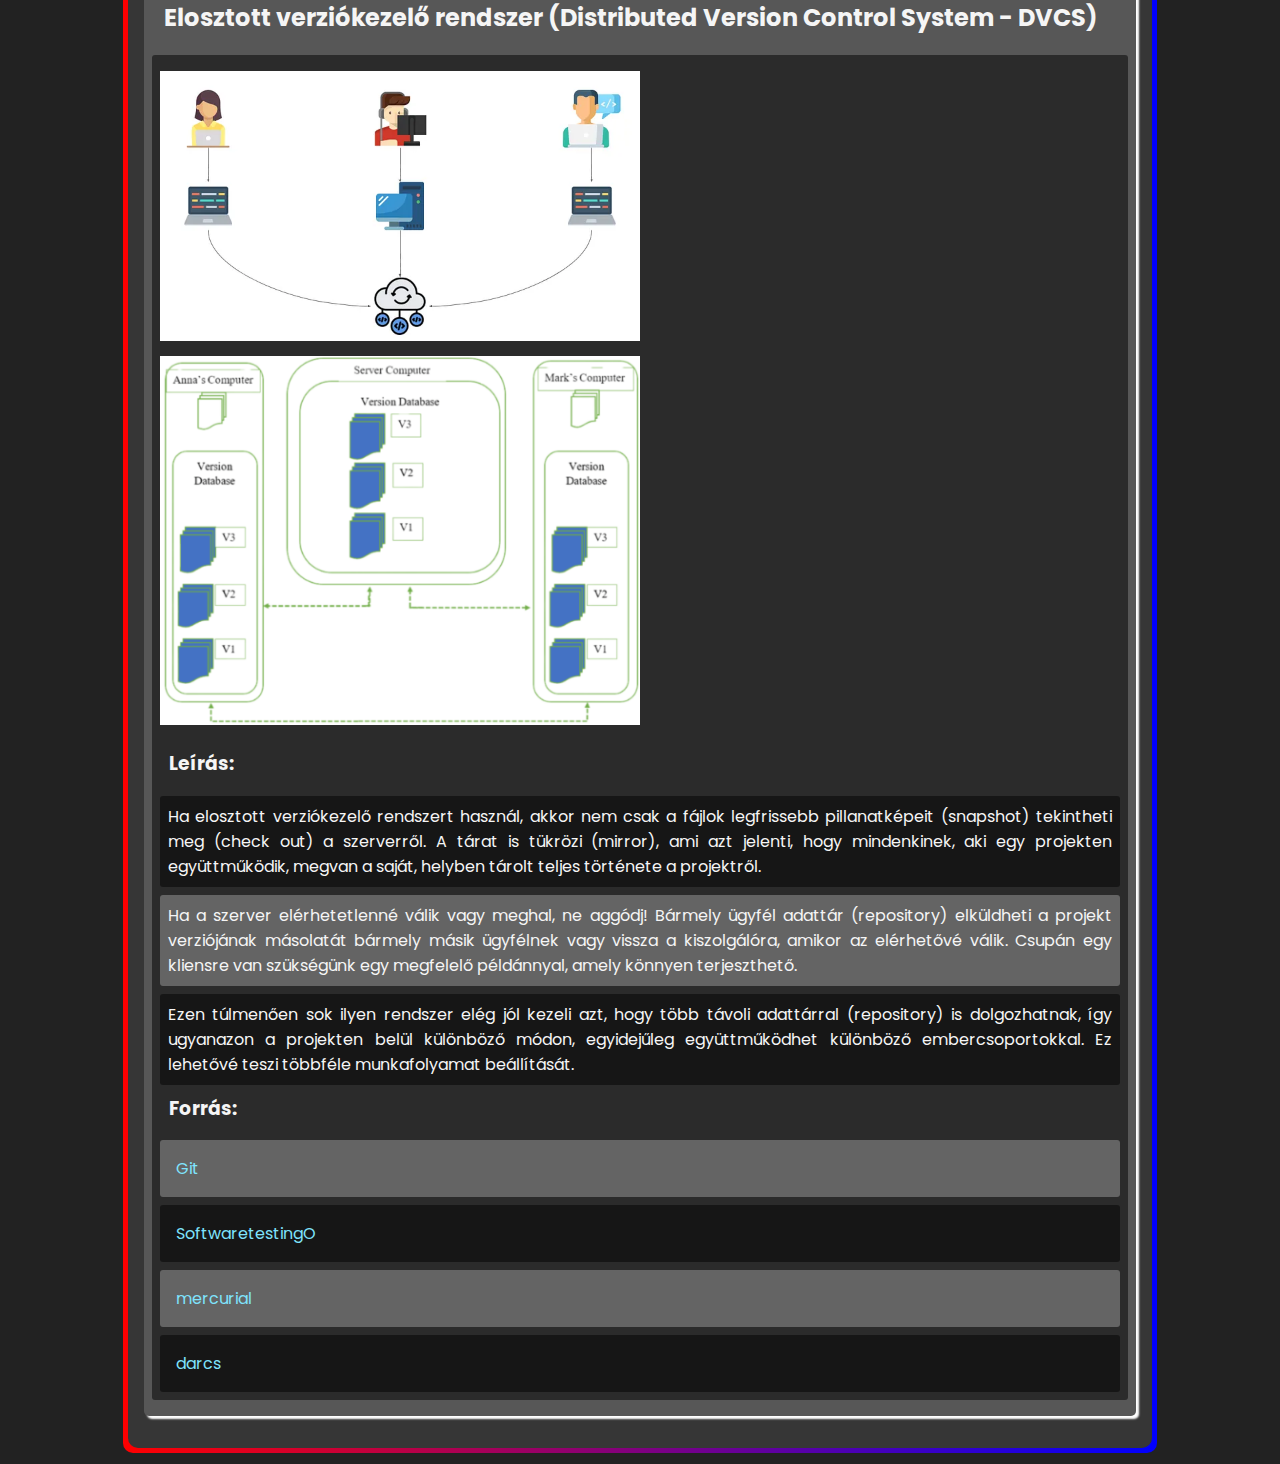
<file: git_es_github/verziokoveto_rendszerek.html>
<!DOCTYPE html>
<html lang="hu">
    <head>
        <meta charset="UTF-8" />
        <meta
            name="viewport"
            content="width=device-width, initial-scale=1.0"
        />
        <link
            rel="stylesheet"
            href="https://fonts.googleapis.com/css2?family=Material+Symbols+Outlined:opsz,wght,FILL,GRAD@24,400,0,0"
        />
        <link
            rel="shortcut icon"
            href="../src/info-bg.png"
            type="image/x-icon"
        />
        <link
            rel="stylesheet"
            href="../src/stilus.css"
        />
        <title>Verziókezelő rendszerek</title>
    </head>
    <body>
        <nav>
            <a href="./index.html">Hasznos Tartalmak</a>
            <a href="#fel">
                <span class="material-symbols-outlined">stat_3</span>
            </a>
        </nav>
        <span id="fel"></span>
        <div class="container">
            <h1>Git és Github</h1>
            <h2>Verziókezelő rendszerek</h2>
        </div>
        <div class="container">
            <h1>Verziókezelés (Version Control)</h1>
            <div class="belso-container">
                <h2>Verziókezelés</h2>
                <div class="valasz link-nelkul">
                    <div class="kep">
                        <picture>
                            <img src="./images/kep_001.jpg" />
                        </picture>
                    </div>
                    <h3>Leírás:</h3>
                    <p>
                        A verziókezelés (Version Control) egy olyan rendszer,
                        amely rögzíti egy állomány, fájl (File) vagy állományok
                        időbeli változásait, így később előhívhatja az egyes
                        verziókat.
                    </p>
                    <p>
                        Az oktatóanyagban szereplő példák esetében szoftverek
                        forráskódját fogjuk használni a verzióvezérlés alatt
                        álló fájlokként, bár a valóságban ezt szinte bármilyen
                        típusú fájllal megtehetjük a számítógépen.
                    </p>
                    <h3>Miért van rá szükség:</h3>
                    <dl>
                        <dt>
                            <b>Backup és visszaállítás.</b> A fájlok a
                            szerkesztés közben mentésre kerülnek, és bármikor
                            visszaállíthatók. Szükséged van a 2023. február 4-i
                            verzióra? Nem gond.
                        </dt>
                        <dt>
                            <b>Szinkronizáció.</b> Ha egy szoftveren egynél több
                            ember dolgozik, fontos, hogy folyamatosan a kódbázis
                            legfrisebb verzióját lássák mindannyian.
                        </dt>
                        <dt>
                            <b>Változások követése.</b> Ahogy a fájlok
                            változnak, az egyes változtatások üzenetekkel
                            láthatók el, amik leírást adnak arról, hogy mit és
                            miért csináltunk.
                        </dt>
                        <dt>
                            <b>Felelősség követése.</b> Mivel az egyes
                            változtatások egyértelmű felhasználóhoz/fejlesztőhöz
                            köthetőek, mindig pontosan tudhatjuk, ki és mikor
                            követett el bizonyos változtatásokat, nincs több
                            egymásra mutogatás.
                        </dt>
                        <dt>
                            <b
                                >Elágazás (branching) és összefésülés
                                (merging).</b
                            >
                            A kódbázis egy másolatát lemásolhatod egy külön
                            ágba, hogy ott aztán elkülönítve követett
                            változtatásokat hajts végre. Amint elkészült, ezeket
                            a változtatásokat akár össze is fésülheted az
                            eredeti kódbázissal.
                        </dt>
                    </dl>
                    <h3>Forrás:</h3>
                    <p>
                        <a
                            href="https://en.wikipedia.org/wiki/Version_control"
                            target="_blank"
                            >Wikipédia</a
                        >
                    </p>
                    <p>
                        <a
                            href="https://git-scm.com/book/en/v2/Getting-Started-About-Version-Control"
                            target="_blank"
                            >Git</a
                        >
                    </p>
                    <p>
                        <a
                            href="https://en.wikipedia.org/wiki/Patch_(computing)"
                            target="_blank"
                            >Patch - Javítás</a
                        >
                    </p>
                    <p>
                        <a
                            href="https://it-sziget.hu/programozas/verziokezeles"
                            target="_blank"
                            >IT-sziget</a
                        >
                    </p>
                    <p>
                        <a
                            href="https://ithub.hu/blog/post/Amit_tudnod_kell_fejlesztokent_IV_resz_Verziokezeles"
                            target="_blank"
                            >ITHub</a
                        >
                    </p>
                </div>
            </div>
        </div>
        <div class="container">
            <h1>Verziókezelő rendszer (Version Control System)</h1>
            <div class="belso-container">
                <h2>
                    Helyi (lokális) verziókezelő rendszer (Local Version Control
                    System - LVCS)
                </h2>
                <div class="valasz link-nelkul">
                    <div class="kep">
                        <picture>
                            <img src="./images/kep_002.jpg" />
                        </picture>
                    </div>
                    <div class="kep">
                        <picture>
                            <img src="./images/kep_003.png" />
                        </picture>
                    </div>
                    <h3>Leírás:</h3>
                    <p>
                        Számos ember választja azt a megoldást, hogy
                        (időbélyegzővel) ellátott mappákban tárolja a verzókat.
                        <br />
                        Ez nem igazán jó módszer, mert mi van, ha nem azt az
                        állományt szerkesztem, amelyet kellene. Rossz helyre
                        másolok fájlokat.
                    </p>
                    <p>
                        A helyi verziókezelő rendszer a számítógépén található
                        adatbázis, amely minden fájlváltozást javításként
                        (patch) tárol. A javításkészlet (patch set) csak a
                        fájlban a legutóbbi verzió óta végrehajtott
                        módosításokat tartalmazza. Ha látni szeretné, hogyan
                        nézett ki a fájl az adott pillanatban, hozzá kell adnia
                        az összes releváns javítást a fájlhoz addig a
                        pillanatig.
                    </p>
                    <p>
                        A fő probléma itt az, hogy mindent helyben mentenek el.
                        Ha bármi történne a helyi adatbázissal, az összes
                        javítás (patch) elveszne. Hasonlóképpen, ha egyetlen
                        verzióban kár keletkezne, az adott verzió után
                        végrehajtott módosítások már nem léteznek.
                    </p>
                    <p>
                        Bár nehéz lehet más fejlesztőkkel vagy csapatokkal
                        együttműködni, van mód arra, hogy működjön.
                    </p>
                    <p>
                        Az egyik legnépszerűbb LVCS-eszköz az RCS nevű rendszer
                        volt, amelyet ma is sok számítógépen terjesztenek. Az
                        RCS úgy működik, hogy a javításkészleteket (vagyis a
                        fájlok közötti különbségeket - patch set) speciális
                        formátumban tartja a lemezen.
                    </p>
                    <h3>Forrás:</h3>
                    <p>
                        <a
                            href="https://git-scm.com/book/en/v2/Getting-Started-About-Version-Control"
                            target="_blank"
                            >Git</a
                        >
                    </p>
                    <p>
                        <a
                            href="https://www.softwaretestingo.com/distributed-version-control-systems/"
                            target="_blank"
                            >SoftwaretestingO</a
                        >
                    </p>
                    <p>
                        <a
                            href="https://www.gnu.org/software/rcs/"
                            target="_blank"
                            >RCS</a
                        >
                    </p>
                </div>
            </div>
            <div class="belso-container">
                <h2>
                    Központosított (centralizált) verziókezelő rendszer
                    (Centralized Version Control System - CVCS)
                </h2>
                <div class="valasz link-nelkul">
                    <div class="kep">
                        <picture>
                            <img src="./images/kep_004.jpg" />
                        </picture>
                    </div>
                    <div class="kep">
                        <picture>
                            <img src="./images/kep_005.png" />
                        </picture>
                    </div>
                    <h3>Leírás:</h3>
                    <p>
                        A központosított verziókezelő rendszer ideális olyan
                        csapatok számára, akiknek egyidejűleg ugyanazon a
                        projekten kell dolgozniuk. Egyszerre több kliens is
                        elérheti a fájlokat egyetlen szerveren, amely az összes
                        fájlverziót tartalmazza. Így általában mindenki tudja,
                        mit csinálnak mások, és az adminisztrátorok
                        szabályozhatják, hogy ki mit tehet.
                    </p>
                    <p>
                        Ez megkönnyíti az együttműködést más fejlesztőkkel vagy
                        egy csapattal.
                    </p>
                    <p>
                        Ennek a beállításnak azonban vannak komoly hátrányai is.
                        A legnyilvánvalóbb az a hibapont, amelyet a központi
                        szerver képvisel. Ha a szerver leáll egy órára, akkor
                        ezalatt senki sem tud együttműködni, vagy elmenteni a
                        verziószámú módosításokat, amin dolgozik. <br />Ha a
                        központi adatbázis merevlemeze megsérül, és a megfelelő
                        biztonsági mentések (backup) nem készültek el, akkor
                        abszolút minden elveszik - a projekt teljes története,
                        kivéve azokat a pillanatképeket (snapshot), amelyek az
                        emberek helyi gépein vannak.
                    </p>
                    <h3>Forrás:</h3>
                    <p>
                        <a
                            href="https://git-scm.com/book/en/v2/Getting-Started-About-Version-Control"
                            target="_blank"
                            >Git</a
                        >
                    </p>
                    <p>
                        <a
                            href="https://www.softwaretestingo.com/distributed-version-control-systems/"
                            target="_blank"
                            >SoftwaretestingO</a
                        >
                    </p>
                    <p>
                        <a
                            href="https://cvs.nongnu.org/"
                            target="_blank"
                            >CVS (Concurrent Versions System)</a
                        >
                    </p>
                    <p>
                        <a
                            href="https://subversion.apache.org/"
                            target="_blank"
                            >Subversion</a
                        >
                    </p>
                    <p>
                        <a
                            href="https://www.perforce.com/"
                            target="_blank"
                            >Perforce</a
                        >
                    </p>
                </div>
            </div>
            <div class="belso-container">
                <h2>
                    Elosztott verziókezelő rendszer (Distributed Version Control
                    System - DVCS)
                </h2>
                <div class="valasz link-nelkul">
                    <div class="kep">
                        <picture>
                            <img src="./images/kep_006.jpg" />
                        </picture>
                    </div>
                    <div class="kep">
                        <picture>
                            <img src="./images/kep_007.png" />
                        </picture>
                    </div>
                    <h3>Leírás:</h3>
                    <p>
                        Ha elosztott verziókezelő rendszert használ, akkor nem
                        csak a fájlok legfrissebb pillanatképeit (snapshot)
                        tekintheti meg (check out) a szerverről. A tárat is
                        tükrözi (mirror), ami azt jelenti, hogy mindenkinek, aki
                        egy projekten együttműködik, megvan a saját, helyben
                        tárolt teljes története a projektről.
                    </p>
                    <p>
                        Ha a szerver elérhetetlenné válik vagy meghal, ne
                        aggódj! Bármely ügyfél adattár (repository) elküldheti a
                        projekt verziójának másolatát bármely másik ügyfélnek
                        vagy vissza a kiszolgálóra, amikor az elérhetővé válik.
                        Csupán egy kliensre van szükségünk egy megfelelő
                        példánnyal, amely könnyen terjeszthető.
                    </p>
                    <p>
                        Ezen túlmenően sok ilyen rendszer elég jól kezeli azt,
                        hogy több távoli adattárral (repository) is
                        dolgozhatnak, így ugyanazon a projekten belül különböző
                        módon, egyidejűleg együttműködhet különböző
                        embercsoportokkal. Ez lehetővé teszi többféle
                        munkafolyamat beállítását.
                    </p>
                    <h3>Forrás:</h3>
                    <p>
                        <a
                            href="https://git-scm.com/book/en/v2/Getting-Started-About-Version-Control"
                            target="_blank"
                            >Git</a
                        >
                    </p>
                    <p>
                        <a
                            href="https://www.softwaretestingo.com/distributed-version-control-systems/"
                            target="_blank"
                            >SoftwaretestingO</a
                        >
                    </p>
                    <p>
                        <a
                            href="https://www.mercurial-scm.org/"
                            target="_blank"
                            >mercurial</a
                        >
                    </p>
                    <p>
                        <a
                            href="https://darcs.net/"
                            target="_blank"
                            >darcs</a
                        >
                    </p>
                </div>
            </div>
        </div>
    </body>
</html>
</file>
<file: src/stilus.css>
@import url('https://fonts.googleapis.com/css2?family=Poppins:ital,wght@0,100;0,200;0,300;0,400;0,500;0,600;0,700;0,800;0,900;1,100;1,200;1,300;1,400;1,500;1,600;1,700;1,800;1,900&display=swap');

* {
    /* border: 1px solid yellow; */
    box-sizing: border-box;
    margin: 0px;
    padding: 0px;
}

body {
    font-family: 'Poppins', sans-serif;
    background-color: #222222;
    color: whitesmoke;
}

a {
    text-decoration: none;
}

nav {
    align-items: center;
    display: flex;
    background-color: #0f0f0f;
    font-size: 2em;
    height: 7vh;
    justify-content: space-between;
    padding-left: 1em;
    position: fixed;
    top: 0px;
    width: 100%;
    z-index: 10;
}

nav > a {
    color: whitesmoke;
    text-decoration: none;
}

.material-symbols-outlined {
    color: whitesmoke;
    padding-right: 1em;
}

#fel {
    display: inline-block;
    height: 8vh;
}

.tarto {
    background-color: #575757;
    border-radius: 5px;
    box-shadow: 3px 3px 2px #ffffff;
    margin-bottom: 1em;
    padding: 1em;
    margin: auto;
    min-height: 75vh;
}

#tartalom h3 {
    margin-bottom: 0.5em;
}

#felso-gombok {
    display: flex;
    justify-content: space-between;
    margin-bottom: 1em;
}

#felso-gombok > button {
    background-color: #302e92;
    box-shadow: 2px 2px 2px black;
    border: none;
    border-radius: 10px;
    color: white;
    font-size: 1.5em;
    padding: 5px;
}

#also-gombok {
    margin-bottom: 0.5em;
    margin-top: 1em;
}

#also-gombok > button {
    background-color: #be0000;
    box-shadow: 2px 2px 2px black;
    border: none;
    border-radius: 10px;
    color: white;
    font-size: 1em;
    padding: 5px;
}

#jo-valaszok {
    display: none;
}

#jo-valaszok > ul {
    list-style-position: inside;
}

.container {
    background-color: #363636;
    border-radius: 10px;
    padding: 1em 1em;
    position: relative;
    margin: 0vh auto 1em;
    width: 80%;
}

#gyakorlo {
    display: flex;
    min-height: 88vh;
}

#bal-keret {
    width: 60%;
}

#jobb-keret {
    width: 40%;
}

.container::before {
    background-image: linear-gradient(to right, red, blue);
    border-radius: 10px;
    content: '';
    height: calc(100% + 10px);
    left: -5px;
    position: absolute;
    top: -5px;
    width: calc(100% + 10px);
    z-index: -1;
}

.container > h1,
h2 {
    padding: 0.5em;
    /* text-shadow: 3px 2px 2px #108600; */
}

.container > ol {
    list-style-type: none;
}

.container > ol > li {
    background-color: #696969;
    border-radius: 3px;
    box-shadow: 2px 2px 2px #000;
    /* padding: 0.5em; */
    margin-bottom: 0.5em;
}

.container > ol a {
    color: whitesmoke;
    display: inline-block;
    text-decoration: none;
    padding: 0.5em;
    width: 100%;
}

.belso-container {
    background-color: #575757;
    border-radius: 5px;
    box-shadow: 3px 3px 2px #ffffff;
    margin-bottom: 1em;
    padding: 0.5em;
}

.feladat,
.forras {
    background-color: #1e1cb8;
    /* background-color: #3f3f3f; */
    border-radius: 3px;
    margin: 0.5em 0px;
    padding: 0.5em;
}

.feladat p {
    text-align: justify;
}

.feladat-lista {
    text-decoration: underline;
}

.valasz {
    /* background-color: #cc0303; */
    background-color: #2b2b2b;
    border-radius: 3px;
    margin: 0.5em 0px;
    padding: 0.5em;
}

.valasz p {
    border-radius: 3px;
    margin-top: 0.5em;
    text-align: justify;
}

.valasz h3 {
    padding: 0.5em;
}

.valasz > p > a {
    color: rgb(127, 227, 252);
    display: inline-block;
    padding: 0.5em;
    text-decoration: none;
    width: 100%;
}

.valasz dl a {
    color: #0205b9;
    display: inline-block;
    padding: 0.2em;
    text-decoration: none;
    width: 100%;
}

.link-nelkul p,
dt {
    padding: 0.5em;
}

.valasz dt {
    background-color: #dbdbdb;
    margin-bottom: 5px;
    /* padding: 5px; */
    border-radius: 2px;
}

.valasz dl {
    color: #000;
    border-radius: 3px;
    margin-top: 0.5em;
    padding: 0.5em;
    text-align: justify;
}

.valasz p:nth-of-type(even) {
    background-color: #646464;
}

.valasz p:nth-of-type(odd) {
    background-color: #161616;
}

.kep {
    margin: 0.5em 0px;
    width: 50%;
    transition: 2s;
    transition-timing-function: linear;
}

/* .kep:hover {
    width: 100%;
} */

.kep img {
    max-width: 100%;
    /* width: 800px; */
}

.forras a {
    color: whitesmoke;
    text-decoration: none;
}

#keret,
.keret {
    border: 1px solid rgba(194, 194, 194, 0.1);
    height: 200px;
    width: 200px;
}

input {
    background-color: white;
    border: 1px solid rgba(0, 0, 0, 0.062);
    outline: none;
    font-family: 'Poppins', sans-serif;
    height: 2.5em;
    font-size: 1em;
}

td:nth-child(3) input {
    width: 300px;
}

select {
    border: 1px solid rgba(0, 0, 0, 0.062);
    font-family: 'Poppins', sans-serif;
    font-size: 1em;
    height: 2.5em;
    margin-bottom: 1em;
    margin-right: 1em;
    outline: none;
    width: 200px;
}

form {
    margin-bottom: 1em;
}

button {
    background-color: dodgerblue;
    border: none;
    border-radius: 3px;
    color: whitesmoke;
    font-family: 'Poppins', sans-serif;
    font-size: 1em;
    height: 2em;
    margin-bottom: 1em;
    padding: 5px;
}

td {
    height: 3em;
}

td:nth-child(3) {
    width: 300px;
}

.torles {
    align-items: center;
    display: flex;
    height: 48px;
    justify-content: center;
}

.torles button {
    height: 40px;
    margin-bottom: 0px;
    padding: 5px;
}

input[type='radio'],
input[type='checkbox'] {
    accent-color: rgb(0, 211, 0);
    height: 13px;
    margin-top: 15px;
    margin-right: 5px;
}

@media screen and (max-width: 1300px) {
    #gyakorlo {
        display: block;
        min-height: 88vh;
    }

    #bal-keret {
        width: 100%;
    }

    #jobb-keret {
        width: 100%;
    }
}

@media screen and (max-width: 1000px) {
    .container {
        width: 95%;
        margin: 0vh auto 1em;
    }

    .kep {
        width: 100%;
    }

    .tarto img {
        max-width: 100%;
    }

    .hosszu {
        overflow: auto;
    }
}
</file>
